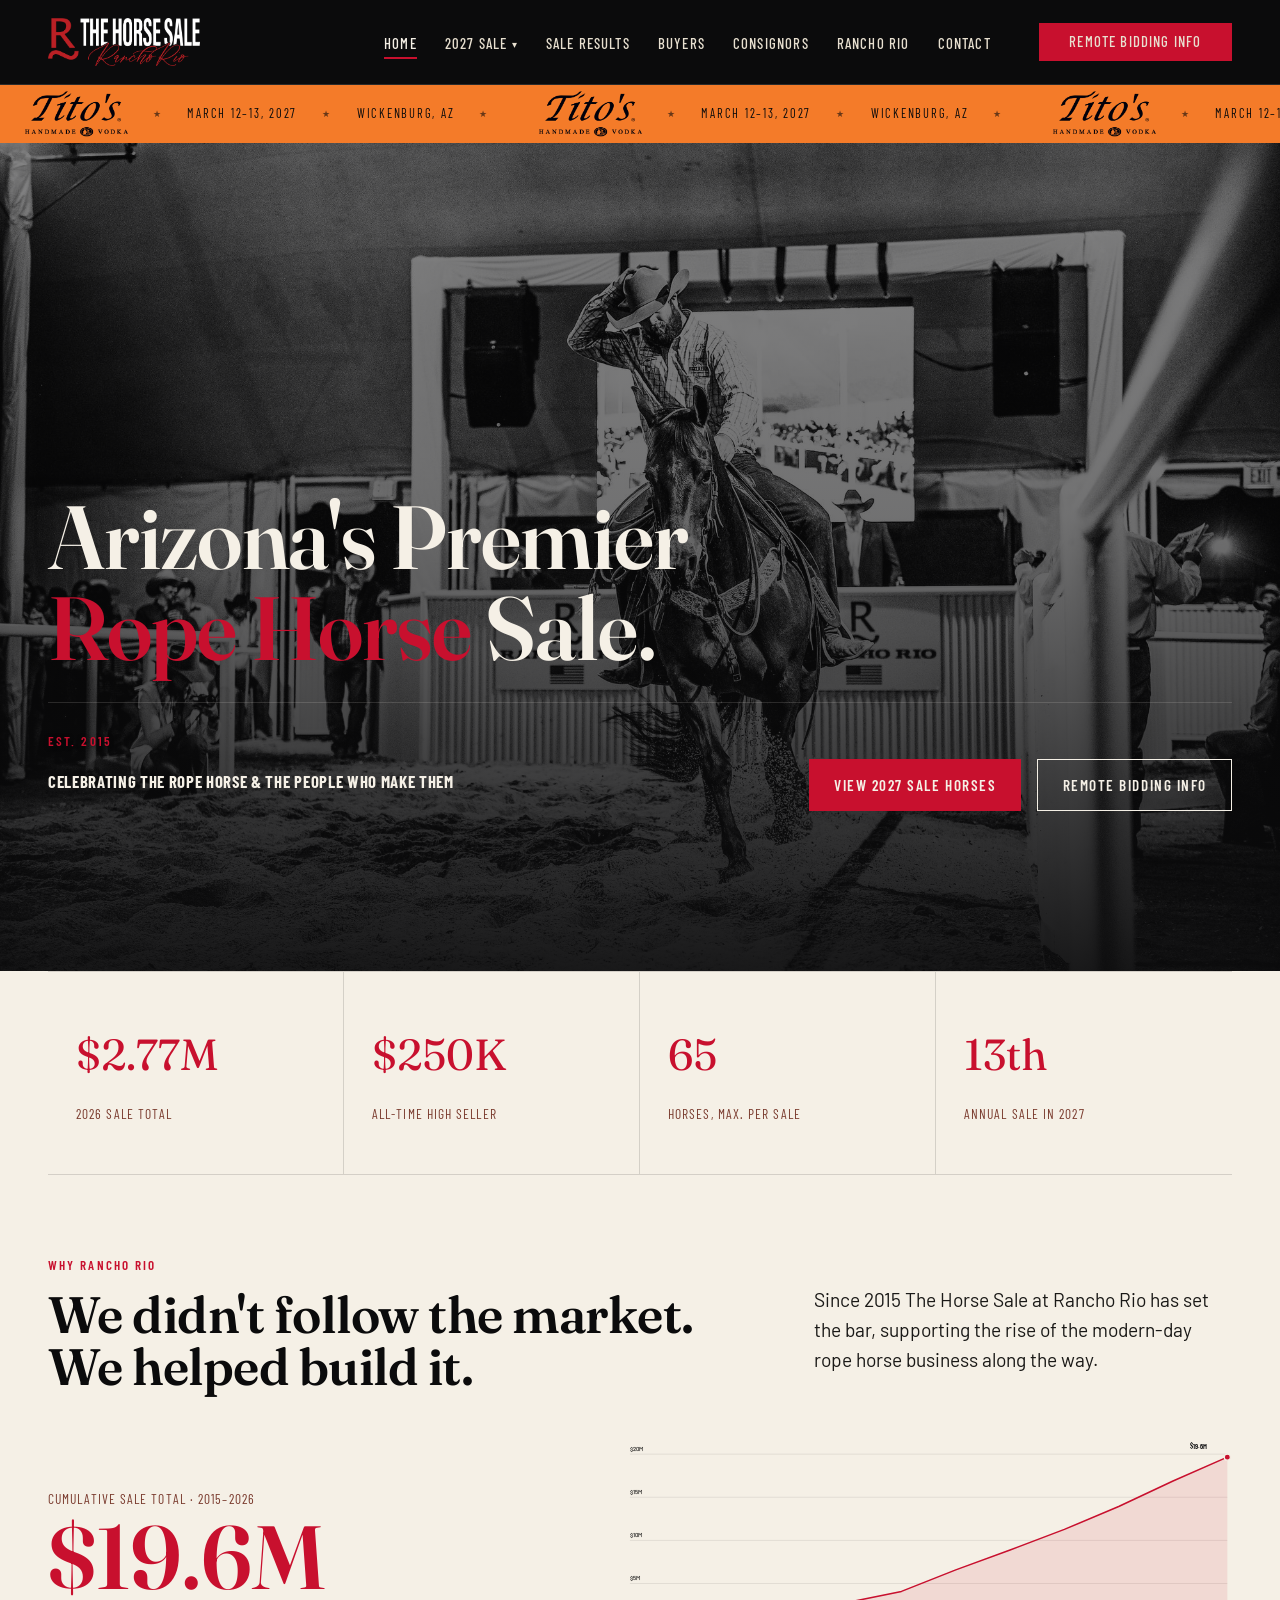
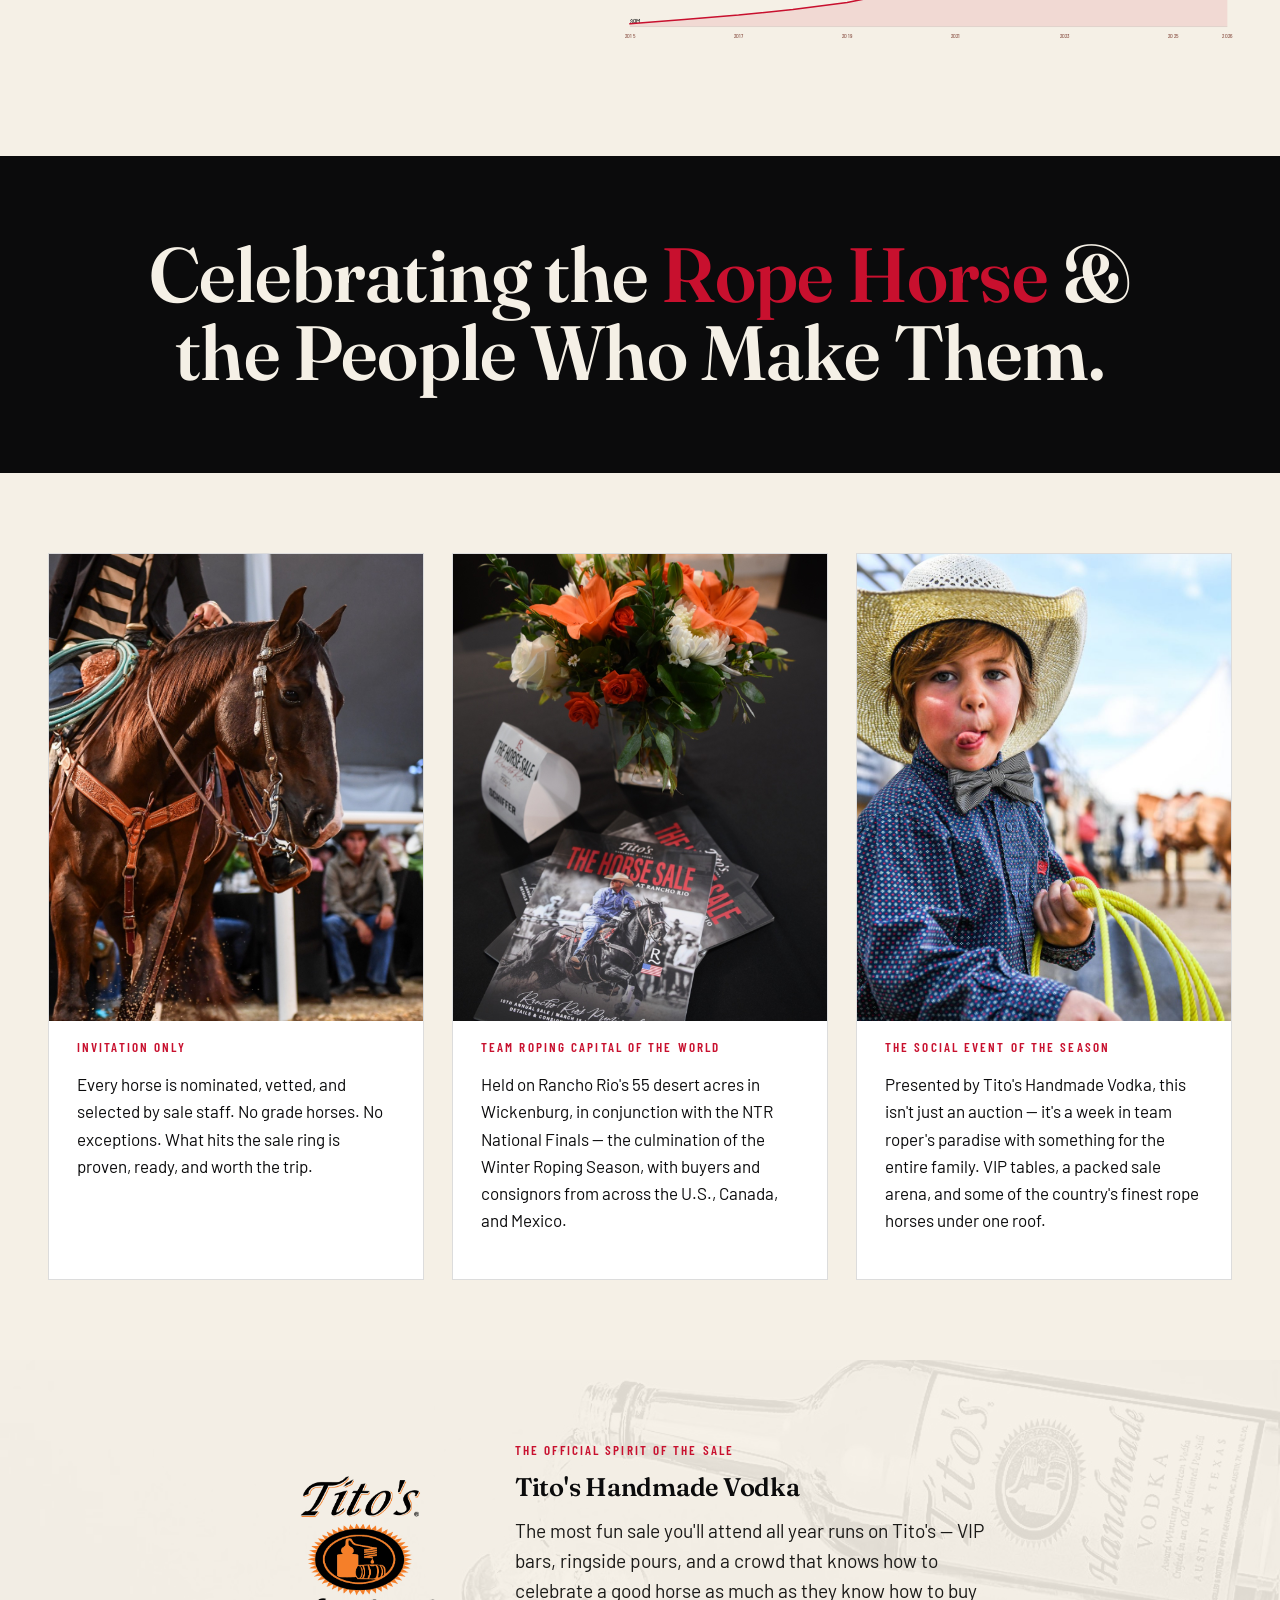
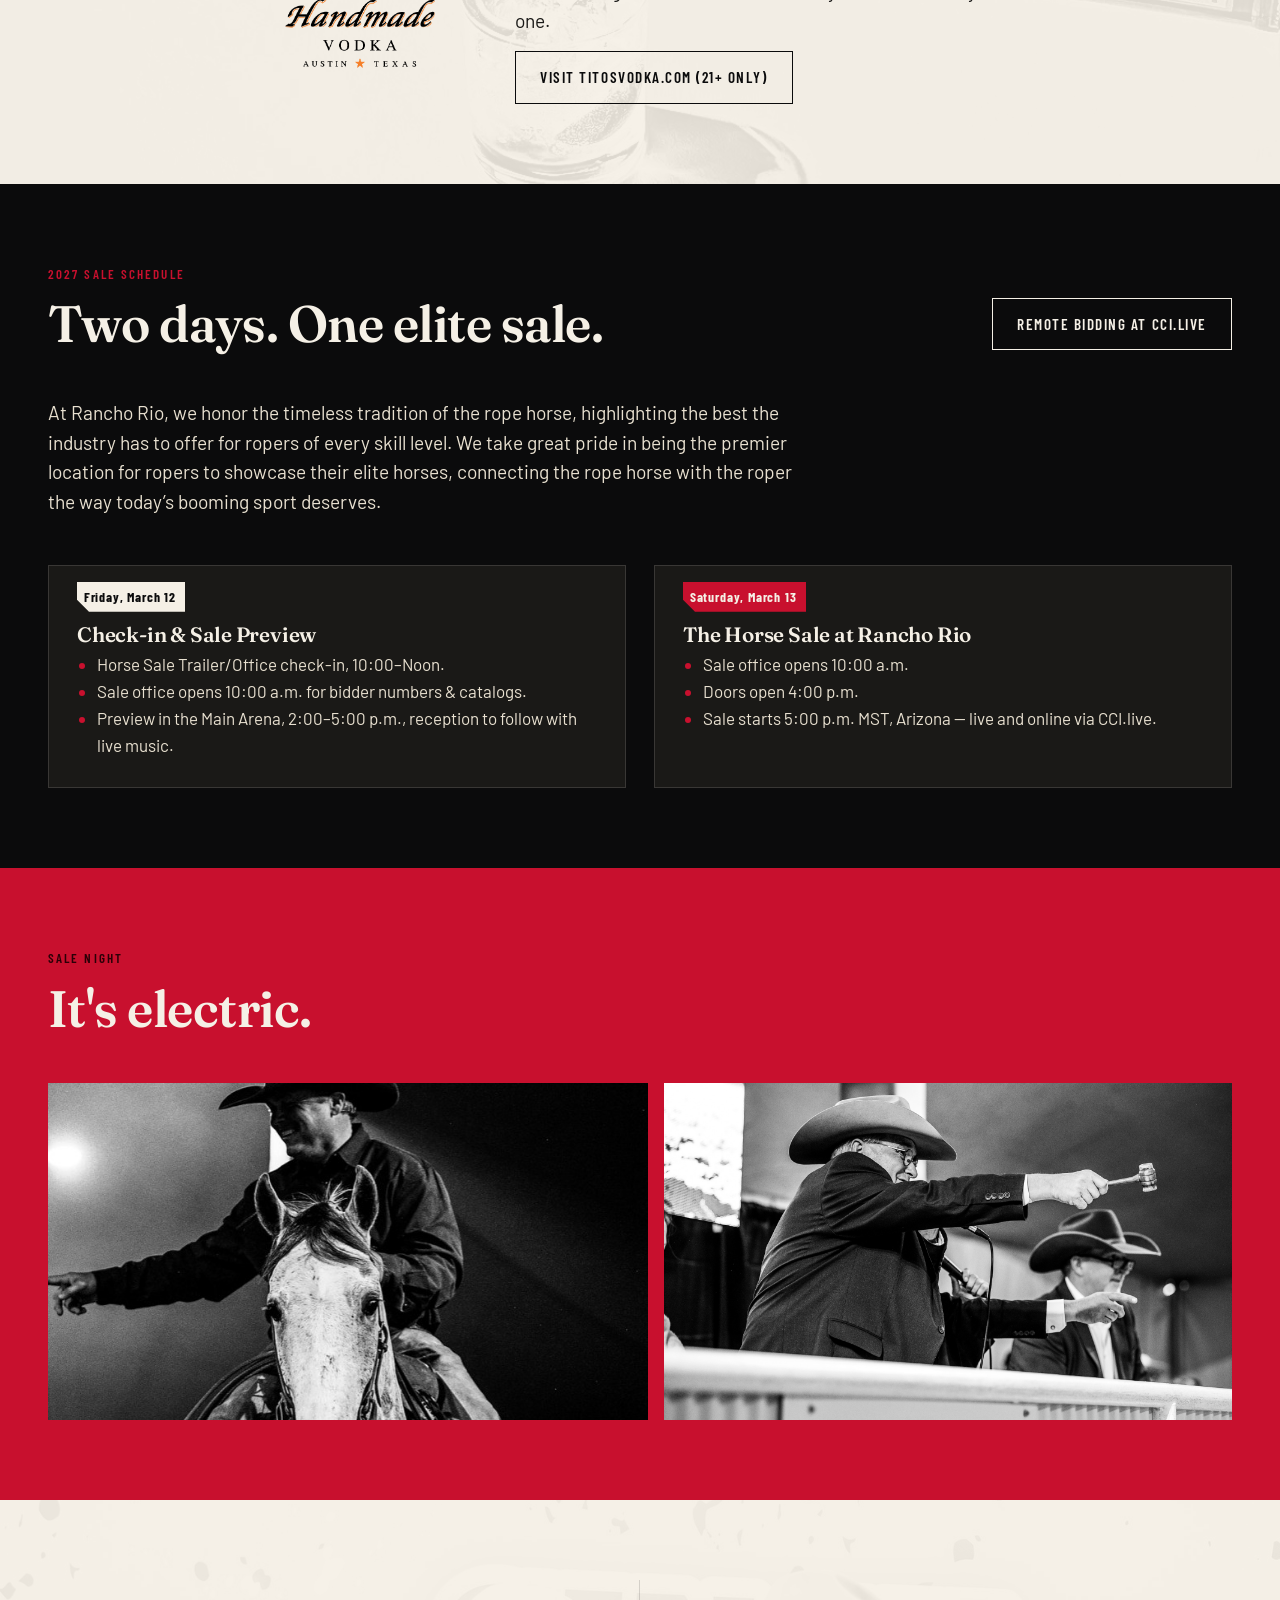
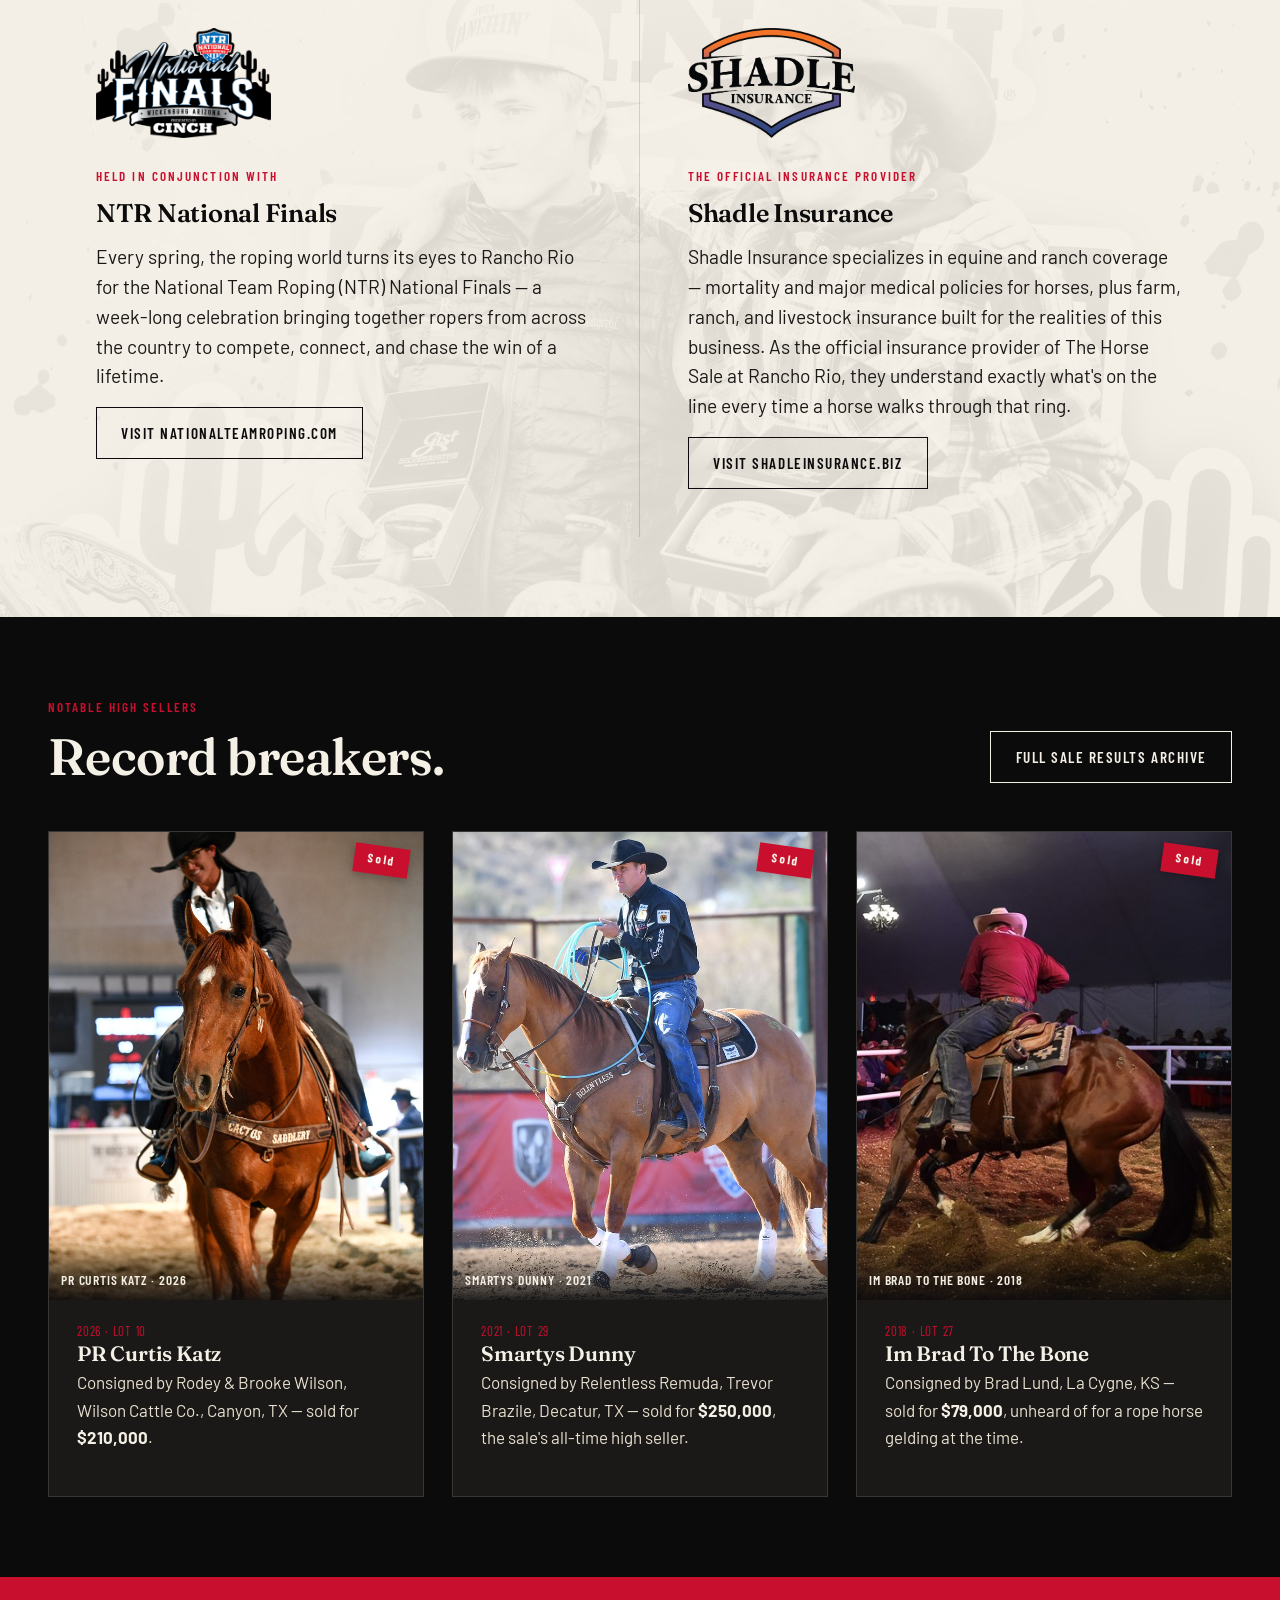
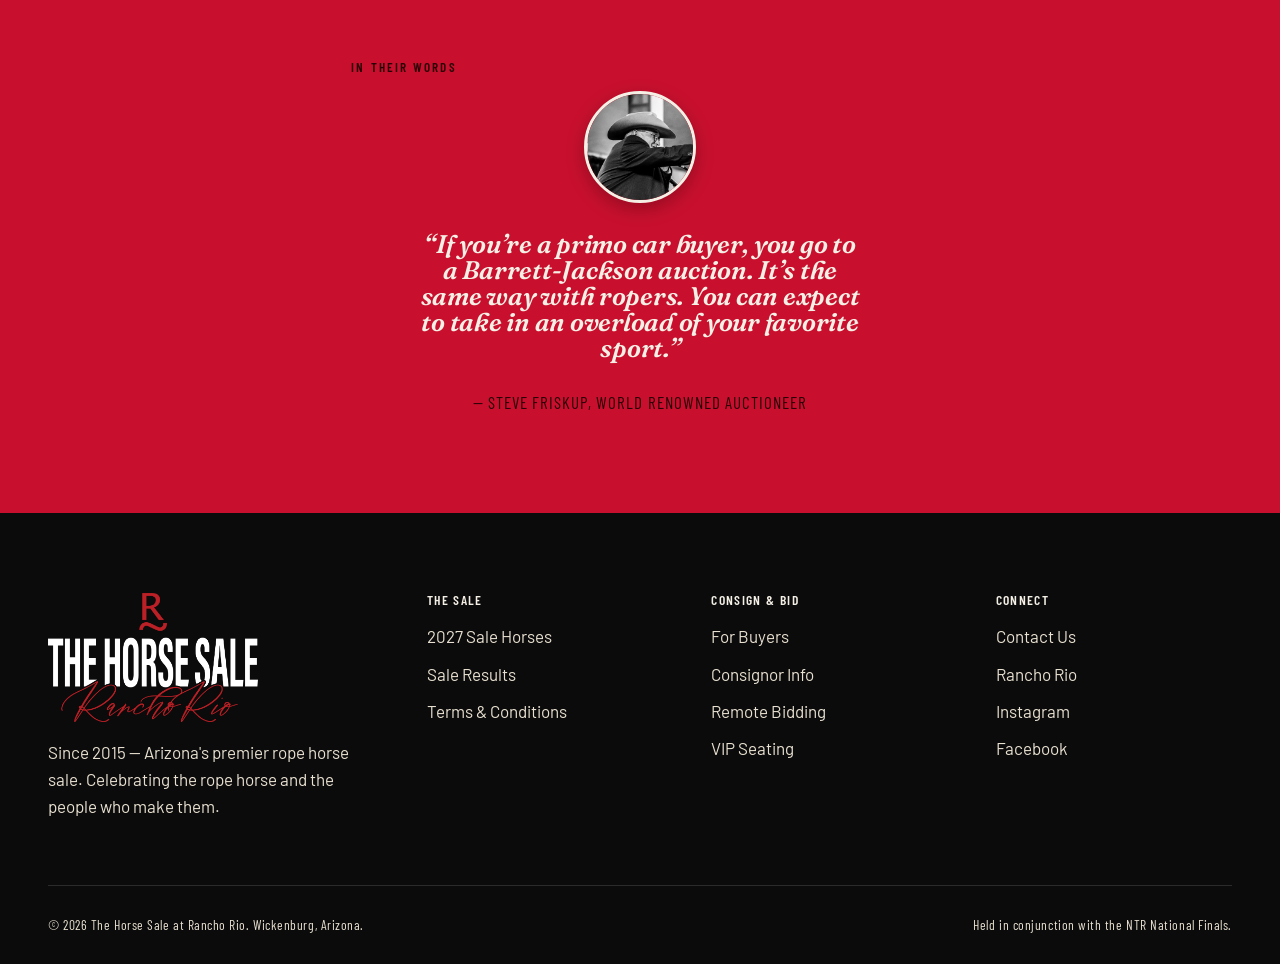
<file: index.html>
<!DOCTYPE html>
<html lang="en">
<head>
<meta charset="UTF-8">
<meta name="viewport" content="width=device-width, initial-scale=1.0">
<title>The Horse Sale at Rancho Rio | Presented by Tito's Handmade Vodka</title>
<meta name="description" content="The premier invitational rope horse sale in the country. Held every March in Wickenburg, Arizona, in conjunction with the NTR National Finals. Limited to 65 elite rope horses.">

<link rel="preconnect" href="https://fonts.googleapis.com">
<link rel="preconnect" href="https://fonts.gstatic.com" crossorigin>
<link href="https://fonts.googleapis.com/css2?family=Fraunces:ital,opsz,wght@0,9..144,500;0,9..144,600;0,9..144,700;1,9..144,500;1,9..144,600;1,9..144,700&family=Barlow+Condensed:wght@500;600;700&family=Barlow:wght@400;500;600&display=swap" rel="stylesheet">
<link rel="icon" href="favicon.ico" sizes="any">
<link rel="icon" type="image/png" sizes="32x32" href="favicon-32x32.png">
<link rel="icon" type="image/png" sizes="16x16" href="favicon-16x16.png">
<link rel="apple-touch-icon" href="apple-touch-icon.png">
<link rel="stylesheet" href="css/styles.css">
</head>
<body>

<header class="site-header">
  <div class="wrap">
    <a href="index.html" class="brand">
      <img src="assets/logo/rancho-rio-script-logo.png" alt="The Horse Sale at Rancho Rio" class="brand-mark">
    </a>
    <nav class="main-nav">
      <ul>
        <li><a href="index.html" aria-current="page">Home</a></li>
        <li class="has-dropdown">
          <a href="sale-horses.html">2027 Sale</a>
          <ul class="dropdown-menu">
            <li><a href="sale-horses.html">Sale Horses</a></li>
            <li><a href="index.html#schedule">Schedule</a></li>
            <li><a href="live-stream.html">Live Stream</a></li>
            <li><a href="remote-bidding.html">Remote Bidding</a></li>
            <li><a href="#">VIP Seating</a></li>
          </ul>
        </li>
        <li><a href="results.html">Sale Results</a></li>
        <li><a href="buyers.html">Buyers</a></li>
        <li><a href="consignors.html">Consignors</a></li>
        <li><a href="https://ranchorioaz.com">Rancho Rio</a></li>
        <li><a href="contact.html">Contact</a></li>
      </ul>
      <a href="remote-bidding.html" class="btn btn-primary">Remote Bidding Info</a>
    </nav>
    <button class="nav-toggle" aria-label="Menu">Menu</button>
  </div>
</header>

<div class="sponsor-strip">
  <div class="sponsor-track">
    <div class="sponsor-group">
      <img src="assets/logo/titos-abbreviated-logo_black.png" alt="Tito's Handmade Vodka" class="sponsor-logo">
      <span class="sponsor-star">&#9733;</span>
      <span>March 12&ndash;13, 2027</span>
      <span class="sponsor-star">&#9733;</span>
      <span>Wickenburg, AZ</span>
      <span class="sponsor-star">&#9733;</span>
    </div>
    <div class="sponsor-group" aria-hidden="true">
      <img src="assets/logo/titos-abbreviated-logo_black.png" alt="" class="sponsor-logo">
      <span class="sponsor-star">&#9733;</span>
      <span>March 12&ndash;13, 2027</span>
      <span class="sponsor-star">&#9733;</span>
      <span>Wickenburg, AZ</span>
      <span class="sponsor-star">&#9733;</span>
    </div>
    <div class="sponsor-group" aria-hidden="true">
      <img src="assets/logo/titos-abbreviated-logo_black.png" alt="" class="sponsor-logo">
      <span class="sponsor-star">&#9733;</span>
      <span>March 12&ndash;13, 2027</span>
      <span class="sponsor-star">&#9733;</span>
      <span>Wickenburg, AZ</span>
      <span class="sponsor-star">&#9733;</span>
    </div>
    <div class="sponsor-group" aria-hidden="true">
      <img src="assets/logo/titos-abbreviated-logo_black.png" alt="" class="sponsor-logo">
      <span class="sponsor-star">&#9733;</span>
      <span>March 12&ndash;13, 2027</span>
      <span class="sponsor-star">&#9733;</span>
      <span>Wickenburg, AZ</span>
      <span class="sponsor-star">&#9733;</span>
    </div>
    <div class="sponsor-group" aria-hidden="true">
      <img src="assets/logo/titos-abbreviated-logo_black.png" alt="" class="sponsor-logo">
      <span class="sponsor-star">&#9733;</span>
      <span>March 12&ndash;13, 2027</span>
      <span class="sponsor-star">&#9733;</span>
      <span>Wickenburg, AZ</span>
      <span class="sponsor-star">&#9733;</span>
    </div>
    <div class="sponsor-group" aria-hidden="true">
      <img src="assets/logo/titos-abbreviated-logo_black.png" alt="" class="sponsor-logo">
      <span class="sponsor-star">&#9733;</span>
      <span>March 12&ndash;13, 2027</span>
      <span class="sponsor-star">&#9733;</span>
      <span>Wickenburg, AZ</span>
      <span class="sponsor-star">&#9733;</span>
    </div>
    <div class="sponsor-group" aria-hidden="true">
      <img src="assets/logo/titos-abbreviated-logo_black.png" alt="" class="sponsor-logo">
      <span class="sponsor-star">&#9733;</span>
      <span>March 12&ndash;13, 2027</span>
      <span class="sponsor-star">&#9733;</span>
      <span>Wickenburg, AZ</span>
      <span class="sponsor-star">&#9733;</span>
    </div>
    <div class="sponsor-group" aria-hidden="true">
      <img src="assets/logo/titos-abbreviated-logo_black.png" alt="" class="sponsor-logo">
      <span class="sponsor-star">&#9733;</span>
      <span>March 12&ndash;13, 2027</span>
      <span class="sponsor-star">&#9733;</span>
      <span>Wickenburg, AZ</span>
      <span class="sponsor-star">&#9733;</span>
    </div>
  </div>
</div>

<section class="hero">
  <div class="hero-slides">
    <div class="hero-slide is-active" style="background-image:url('assets/images/photography/sale-photo_hero-hat-tip-arena.jpg');"></div>
    <div class="hero-slide" style="background-image:url('assets/images/photography/sale-photo_hero-cowboy-horse-head.jpg');"></div>
    <div class="hero-slide" style="background-image:url('assets/images/photography/sale-photo_hero-buckskin-roper.jpg');"></div>
    <div class="hero-slide" style="background-image:url('assets/images/photography/sale-photo_hero-cactus-saddlery-approach.jpg');"></div>
    <div class="hero-slide" style="background-image:url('assets/images/photography/sale-photo_hero-vip-tables-roan.jpg'); background-position:top center;"></div>
  </div>
  <div class="wrap hero-inner">
    <h1>Arizona's Premier <em>Rope&nbsp;Horse</em> Sale.</h1>
    <div class="hero-sub">
      <div>
        <p class="eyebrow">Est. 2015</p>
        <p class="hero-meta"><strong>Celebrating the Rope Horse &amp; The People Who Make Them</strong></p>
      </div>
      <div class="hero-cta">
        <a href="sale-horses.html" class="btn btn-primary">View 2027 Sale Horses</a>
        <a href="remote-bidding.html" class="btn btn-outline-light">Remote Bidding Info</a>
      </div>
    </div>
  </div>
</section>

<div class="wrap">
  <div class="stat-strip">
    <div class="stat"><span class="stat-num">$2.77M</span><span class="stat-label">2026 Sale Total</span></div>
    <div class="stat"><span class="stat-num">$250K</span><span class="stat-label">All-Time High Seller</span></div>
    <div class="stat"><span class="stat-num">65</span><span class="stat-label">Horses, Max. Per Sale</span></div>
    <div class="stat"><span class="stat-num">13th</span><span class="stat-label">Annual Sale in 2027</span></div>
  </div>
</div>

<section>
  <div class="wrap">
    <div class="section-head">
      <div>
        <p class="eyebrow">Why Rancho Rio</p>
        <h2>We didn't follow the market.<br>We helped build it.</h2>
      </div>
      <p class="lede" style="max-width:38ch;">Since 2015 The Horse Sale at Rancho Rio has set the bar, supporting the rise of the modern-day rope horse business along the way.</p>
    </div>

    <div class="growth-chart" id="growthChart">
      <div class="growth-chart-layout">
        <div class="growth-chart-copy">
          <span class="growth-chart-label">Cumulative Sale Total &middot; 2015&ndash;2026</span>
          <span class="growth-chart-total" id="growthTotal">$0</span>
        </div>
        <div class="growth-chart-svg-wrap">
          <svg id="growthSvg" viewBox="0 0 1000 340" role="img" aria-label="Line chart showing the cumulative sale total climbing from 2015 to 2026">
            <g class="growth-chart-grid" id="growthGrid"></g>
            <path class="growth-chart-area" id="growthArea"></path>
            <path class="growth-chart-line" id="growthLine"></path>
            <circle class="growth-chart-dot" id="growthDot" r="5"></circle>
            <text class="growth-chart-endlabel" id="growthEndLabel"></text>
            <g class="growth-chart-axis" id="growthAxis"></g>
          </svg>
          <div class="growth-chart-crosshair" id="growthCrosshair"></div>
          <div class="growth-chart-tooltip" id="growthTooltip"></div>
        </div>
      </div>
    </div>
  </div>
</section>

<section class="section-dark">
  <div class="wrap text-center">
    <h2 style="font-size:clamp(2.4rem, 6vw, 5rem); max-width:22ch; margin:0 auto;">Celebrating the <em style="font-style:normal; color:var(--red);">Rope Horse</em> &amp; the People Who Make Them.</h2>
  </div>
</section>

<section>
  <div class="wrap">
    <div class="card-grid" style="grid-template-columns:repeat(3,1fr);">
      <div class="card">
        <div class="card-media">
          <img src="assets/images/photography/sale-photo_invitation-only-horse.jpg" alt="A bridled sale horse at The Horse Sale at Rancho Rio" style="object-position:78% 35%;">
        </div>
        <div class="card-body">
          <p class="eyebrow">Invitation Only</p>
          <p>Every horse is nominated, vetted, and selected by sale staff. No grade horses. No exceptions. What hits the sale ring is proven, ready, and worth the trip.</p>
        </div>
      </div>
      <div class="card">
        <div class="card-media">
          <img src="assets/images/photography/sale-photo_team-roping-capital-tablesetting.jpg" alt="The Horse Sale at Rancho Rio invitations and floral centerpiece">
        </div>
        <div class="card-body">
        <p class="eyebrow">Team Roping Capital of the World</p>
        <p>Held on Rancho Rio's 55 desert acres in Wickenburg, in conjunction with the NTR National Finals &mdash; the culmination of the Winter Roping Season, with buyers and consignors from across the U.S., Canada, and Mexico.</p>
      </div></div>
      <div class="card">
        <div class="card-media">
          <img src="assets/images/photography/sale-photo_social-event-kid-rope.jpg" alt="A young ropester in a cowboy hat and bow tie at The Horse Sale at Rancho Rio" style="object-position:25% 20%;">
        </div>
        <div class="card-body">
          <p class="eyebrow">The Social Event of the Season</p>
          <p>Presented by Tito's Handmade Vodka, this isn't just an auction &mdash; it's a week in team roper's paradise with something for the entire family. VIP tables, a packed sale arena, and some of the country's finest rope horses under one roof.</p>
        </div>
      </div>
    </div>
  </div>
</section>

<section class="section-bg-photo" style="background-image:url('assets/images/photography/sale-photo_titos-pour.jpg'); background-position:center;">
  <div class="wrap">
    <div style="display:flex; align-items:center; justify-content:center; gap:var(--space-5); flex-wrap:wrap; position:relative; z-index:1;">
      <img src="assets/logo/titos-handmade-vodka-logo.png" alt="Tito's Handmade Vodka" style="width:150px; flex-shrink:0;">
      <div style="max-width:48ch;">
        <p class="eyebrow">The Official Spirit of the Sale</p>
        <h2 style="margin-bottom:var(--space-2);">Tito's Handmade Vodka</h2>
        <p class="lede" style="margin:0 0 var(--space-2);">The most fun sale you'll attend all year runs on Tito's &mdash; VIP bars, ringside pours, and a crowd that knows how to celebrate a good horse as much as they know how to buy one.</p>
        <a href="https://titosvodka.com" target="_blank" rel="noopener" class="btn btn-outline-dark">Visit TitosVodka.com (21+ Only)</a>
      </div>
    </div>
  </div>
</section>

<section class="section-dark" id="schedule">
  <div class="wrap">
    <div class="section-head">
      <div>
        <p class="eyebrow on-dark">2027 Sale Schedule</p>
        <h2>Two days. One elite sale.</h2>
      </div>
      <a href="remote-bidding.html" class="btn btn-outline-light">Remote Bidding at CCI.live</a>
    </div>
    <p class="lede" style="max-width:70ch; margin-bottom:var(--space-4); color:var(--bone-dim);">At Rancho Rio, we honor the timeless tradition of the rope horse, highlighting the best the industry has to offer for ropers of every skill level. We take great pride in being the premier location for ropers to showcase their elite horses, connecting the rope horse with the roper the way today&rsquo;s booming sport deserves.</p>
    <div class="card-grid" style="grid-template-columns:repeat(2,1fr);">
      <div class="card" style="background:var(--ink-soft); border-color:var(--line); color:var(--bone);">
        <div class="card-body">
          <span class="lot-tag" style="background:var(--bone); color:var(--ink);">Friday, March 12</span>
          <h3 style="margin-top:0.6em;">Check-in &amp; Sale Preview</h3>
          <ul style="color:var(--bone-dim); padding-left:1.2em; margin:0;">
            <li>Horse Sale Trailer/Office check-in, 10:00&ndash;Noon.</li>
            <li>Sale office opens 10:00 a.m. for bidder numbers &amp; catalogs.</li>
            <li>Preview in the Main Arena, 2:00&ndash;5:00 p.m., reception to follow with live music.</li>
          </ul>
        </div>
      </div>
      <div class="card" style="background:var(--ink-soft); border-color:var(--line); color:var(--bone);">
        <div class="card-body">
          <span class="lot-tag" style="background:var(--red);">Saturday, March 13</span>
          <h3 style="margin-top:0.6em;">The Horse Sale at Rancho Rio</h3>
          <ul style="color:var(--bone-dim); padding-left:1.2em; margin:0;">
            <li>Sale office opens 10:00 a.m.</li>
            <li>Doors open 4:00 p.m.</li>
            <li>Sale starts 5:00 p.m. MST, Arizona &mdash; live and online via CCI.live.</li>
          </ul>
        </div>
      </div>
    </div>
  </div>
</section>

<section class="section-red">
  <div class="wrap">
    <div class="section-head">
      <div>
        <p class="eyebrow on-dark" style="color:#2a0007;">Sale Night</p>
        <h2>It's electric.</h2>
      </div>
    </div>
    <div class="sliding-gallery">
      <div class="sliding-gallery-track">
        <div class="sliding-gallery-item">
          <img src="assets/images/photography/sale-photo_lot46-backlit-portrait.jpg" alt="A horse and rider backlit in the arena spotlight at The Horse Sale at Rancho Rio" style="object-position:center 35%;">
        </div>
        <div class="sliding-gallery-item">
          <img src="assets/images/photography/sale-photo_auctioneer-gavel.jpg" alt="The auctioneer drops the gavel at The Horse Sale at Rancho Rio">
        </div>
        <div class="sliding-gallery-item">
          <img src="assets/images/photography/sale-photo_singers-duo.jpg" alt="Live music between lots at The Horse Sale at Rancho Rio">
        </div>
        <div class="sliding-gallery-item">
          <img src="assets/images/photography/sale-photo_consignors-conversation.jpg" alt="Consignors talking horseback before the sale at Rancho Rio">
        </div>
        <div class="sliding-gallery-item">
          <img src="assets/images/photography/sale-photo_young-rider-titos-sign.jpg" alt="A young rider at The Horse Sale at Rancho Rio, presented by Tito's Handmade Vodka">
        </div>
        <div class="sliding-gallery-item">
          <img src="assets/images/photography/sale-photo_rider-rear-detail.jpg" alt="Saddle and tack detail in the sale ring at Rancho Rio">
        </div>
        <div class="sliding-gallery-item">
          <img src="assets/images/photography/sale-photo_lot11-roper-catch.jpg" alt="A roper catches at full speed in the sale ring at The Horse Sale at Rancho Rio" style="object-position:center 15%;">
        </div>
        <div class="sliding-gallery-item">
          <img src="assets/images/photography/sale-photo_lot14-heeler-action.jpg" alt="A heeler ropes in the sale ring at The Horse Sale at Rancho Rio">
        </div>
        <div class="sliding-gallery-item" aria-hidden="true">
          <img src="assets/images/photography/sale-photo_lot46-backlit-portrait.jpg" alt="" style="object-position:center 35%;">
        </div>
        <div class="sliding-gallery-item" aria-hidden="true">
          <img src="assets/images/photography/sale-photo_auctioneer-gavel.jpg" alt="">
        </div>
        <div class="sliding-gallery-item" aria-hidden="true">
          <img src="assets/images/photography/sale-photo_singers-duo.jpg" alt="">
        </div>
        <div class="sliding-gallery-item" aria-hidden="true">
          <img src="assets/images/photography/sale-photo_consignors-conversation.jpg" alt="">
        </div>
        <div class="sliding-gallery-item" aria-hidden="true">
          <img src="assets/images/photography/sale-photo_young-rider-titos-sign.jpg" alt="">
        </div>
        <div class="sliding-gallery-item" aria-hidden="true">
          <img src="assets/images/photography/sale-photo_rider-rear-detail.jpg" alt="">
        </div>
        <div class="sliding-gallery-item" aria-hidden="true">
          <img src="assets/images/photography/sale-photo_lot11-roper-catch.jpg" alt="" style="object-position:center 15%;">
        </div>
        <div class="sliding-gallery-item" aria-hidden="true">
          <img src="assets/images/photography/sale-photo_lot14-heeler-action.jpg" alt="">
        </div>
      </div>
    </div>
  </div>
</section>

<section class="section-bg-photo" style="background-image:url('assets/images/photography/sale-photo_ntr-finals-buckle-boys.jpg');">
  <div class="wrap" style="position:relative; z-index:1;">
    <div class="card-grid" style="grid-template-columns:repeat(2,1fr); align-items:stretch; gap:0;">
      <div style="padding:var(--space-4); border-right:1px solid var(--line-dark);">
        <img src="assets/logo/ntr-national-finals-logo-wide.png" alt="NTR National Finals, presented by Cinch" style="height:110px; width:auto; margin-bottom:var(--space-3);">
        <p class="eyebrow">Held in Conjunction With</p>
        <h2 style="margin-bottom:var(--space-2);">NTR National Finals</h2>
        <p class="lede" style="margin:0 0 var(--space-2);">Every spring, the roping world turns its eyes to Rancho Rio for the National Team Roping (NTR) National Finals &mdash; a week-long celebration bringing together ropers from across the country to compete, connect, and chase the win of a lifetime.</p>
        <a href="https://nationalteamroping.com" target="_blank" rel="noopener" class="btn btn-outline-dark">Visit NationalTeamRoping.com</a>
      </div>
      <div style="padding:var(--space-4);">
        <img src="assets/logo/shadle-insurance-logo.png" alt="Shadle Insurance" style="height:110px; width:auto; margin-bottom:var(--space-3);">
        <p class="eyebrow">The Official Insurance Provider</p>
        <h2 style="margin-bottom:var(--space-2);">Shadle Insurance</h2>
        <p class="lede" style="margin:0 0 var(--space-2);">Shadle Insurance specializes in equine and ranch coverage &mdash; mortality and major medical policies for horses, plus farm, ranch, and livestock insurance built for the realities of this business. As the official insurance provider of The Horse Sale at Rancho Rio, they understand exactly what's on the line every time a horse walks through that ring.</p>
        <a href="https://shadleinsurance.biz" target="_blank" rel="noopener" class="btn btn-outline-dark">Visit ShadleInsurance.biz</a>
      </div>
    </div>
  </div>
</section>

<section class="section-dark">
  <div class="wrap">
    <div class="section-head">
      <div>
        <p class="eyebrow on-dark">Notable High Sellers</p>
        <h2>Record breakers.</h2>
      </div>
      <a href="results.html" class="btn btn-outline-light">Full Sale Results Archive</a>
    </div>
    <div class="card-grid" style="grid-template-columns:repeat(3,1fr);">
      <div class="card" style="background:var(--ink-soft); border-color:var(--line); color:var(--bone);">
        <div class="card-media">
          <img src="assets/images/photography/sale-photo_lot10-pr-curtis-katz-2026.jpg" alt="PR Curtis Katz at the 2026 Horse Sale at Rancho Rio">
          <span class="sold-stamp">Sold</span>
          <span class="photo-caption">PR Curtis Katz &middot; 2026</span>
        </div>
        <div class="card-body">
          <span class="card-meta" style="color:var(--red);">2026 &middot; Lot 10</span>
          <h3>PR Curtis Katz</h3>
          <p style="color:var(--bone-dim);">Consigned by Rodey &amp; Brooke Wilson, Wilson Cattle Co., Canyon, TX &mdash; sold for <strong style="color:var(--bone);">$210,000</strong>.</p>
        </div>
      </div>
      <div class="card" style="background:var(--ink-soft); border-color:var(--line); color:var(--bone);">
        <div class="card-media">
          <img src="assets/images/photography/sale-photo_lot29-smartys-dunny-2021.jpg" alt="Smartys Dunny in the sale ring at the 2021 Horse Sale at Rancho Rio">
          <span class="sold-stamp">Sold</span>
          <span class="photo-caption">Smartys Dunny &middot; 2021</span>
        </div>
        <div class="card-body">
          <span class="card-meta" style="color:var(--red);">2021 &middot; Lot 29</span>
          <h3>Smartys Dunny</h3>
          <p style="color:var(--bone-dim);">Consigned by Relentless Remuda, Trevor Brazile, Decatur, TX &mdash; sold for <strong style="color:var(--bone);">$250,000</strong>, the sale's all-time high seller.</p>
        </div>
      </div>
      <div class="card" style="background:var(--ink-soft); border-color:var(--line); color:var(--bone);">
        <div class="card-media">
          <img src="assets/images/photography/sale-photo_lot27-im-brad-to-the-bone-2018.jpg" alt="Im Brad To The Bone in the sale ring at the 2018 Horse Sale at Rancho Rio">
          <span class="sold-stamp">Sold</span>
          <span class="photo-caption">Im Brad To The Bone &middot; 2018</span>
        </div>
        <div class="card-body">
          <span class="card-meta" style="color:var(--red);">2018 &middot; Lot 27</span>
          <h3>Im Brad To The Bone</h3>
          <p style="color:var(--bone-dim);">Consigned by Brad Lund, La Cygne, KS &mdash; sold for <strong style="color:var(--bone);">$79,000</strong>, unheard of for a rope horse gelding at the time.</p>
        </div>
      </div>
    </div>
  </div>
</section>

<section class="section-red">
  <div class="wrap" style="max-width:900px; text-align:center;">
    <p class="eyebrow on-dark" style="color:#2a0007;">In Their Words</p>
    <div class="testimonial-slider">
      <div class="testimonial-slide">
        <img src="assets/images/testimonials/steve-friskup.jpg" alt="Steve Friskup calling the sale at the Horse Sale at Rancho Rio" class="testimonial-avatar">
        <h2 style="max-width:26ch; margin:0 auto; font-style:italic;">&ldquo;If you&rsquo;re a primo car buyer, you go to a Barrett-Jackson auction. It&rsquo;s the same way with ropers. You can expect to take in an overload of your favorite sport.&rdquo;</h2>
        <p style="margin-top:var(--space-3); font-family:var(--font-label); text-transform:uppercase; letter-spacing:0.06em; color:#2a0007;">&mdash; Steve Friskup, World Renowned Auctioneer</p>
      </div>
    </div>
  </div>
</section>

<footer class="site-footer">
  <div class="wrap">
    <div class="footer-grid">
      <div>
        <img src="assets/logo/rancho-rio-full-logo_white.png" alt="The Horse Sale at Rancho Rio" style="width:210px; margin-bottom:1em;">
        <p style="color:var(--bone-dim); max-width:32ch;">Since 2015 &mdash; Arizona's premier rope horse sale. Celebrating the rope horse and the people who make them.</p>
      </div>
      <div>
        <h4>The Sale</h4>
        <ul>
          <li><a href="sale-horses.html">2027 Sale Horses</a></li>
          <li><a href="results.html">Sale Results</a></li>
          <li><a href="terms.html">Terms &amp; Conditions</a></li>
        </ul>
      </div>
      <div>
        <h4>Consign &amp; Bid</h4>
        <ul>
          <li><a href="buyers.html">For Buyers</a></li>
          <li><a href="consignors.html">Consignor Info</a></li>
          <li><a href="remote-bidding.html">Remote Bidding</a></li>
          <li><a href="#">VIP Seating</a></li>
        </ul>
      </div>
      <div>
        <h4>Connect</h4>
        <ul>
          <li><a href="contact.html">Contact Us</a></li>
          <li><a href="https://ranchorioaz.com">Rancho Rio</a></li>
          <li><a href="https://www.instagram.com/ranchorioaz" target="_blank" rel="noopener">Instagram</a></li>
          <li><a href="https://www.facebook.com/RanchoRio" target="_blank" rel="noopener">Facebook</a></li>
        </ul>
      </div>
    </div>
    <div class="footer-bottom">
      <span>&copy; 2026 The Horse Sale at Rancho Rio. Wickenburg, Arizona.</span>
      <span>Held in conjunction with the NTR National Finals.</span>
    </div>
  </div>
</footer>

<script src="js/growth-chart.js"></script>
<script src="js/nav.js"></script>
<script src="js/hero-slider.js"></script>
</body>
</html>
</file>
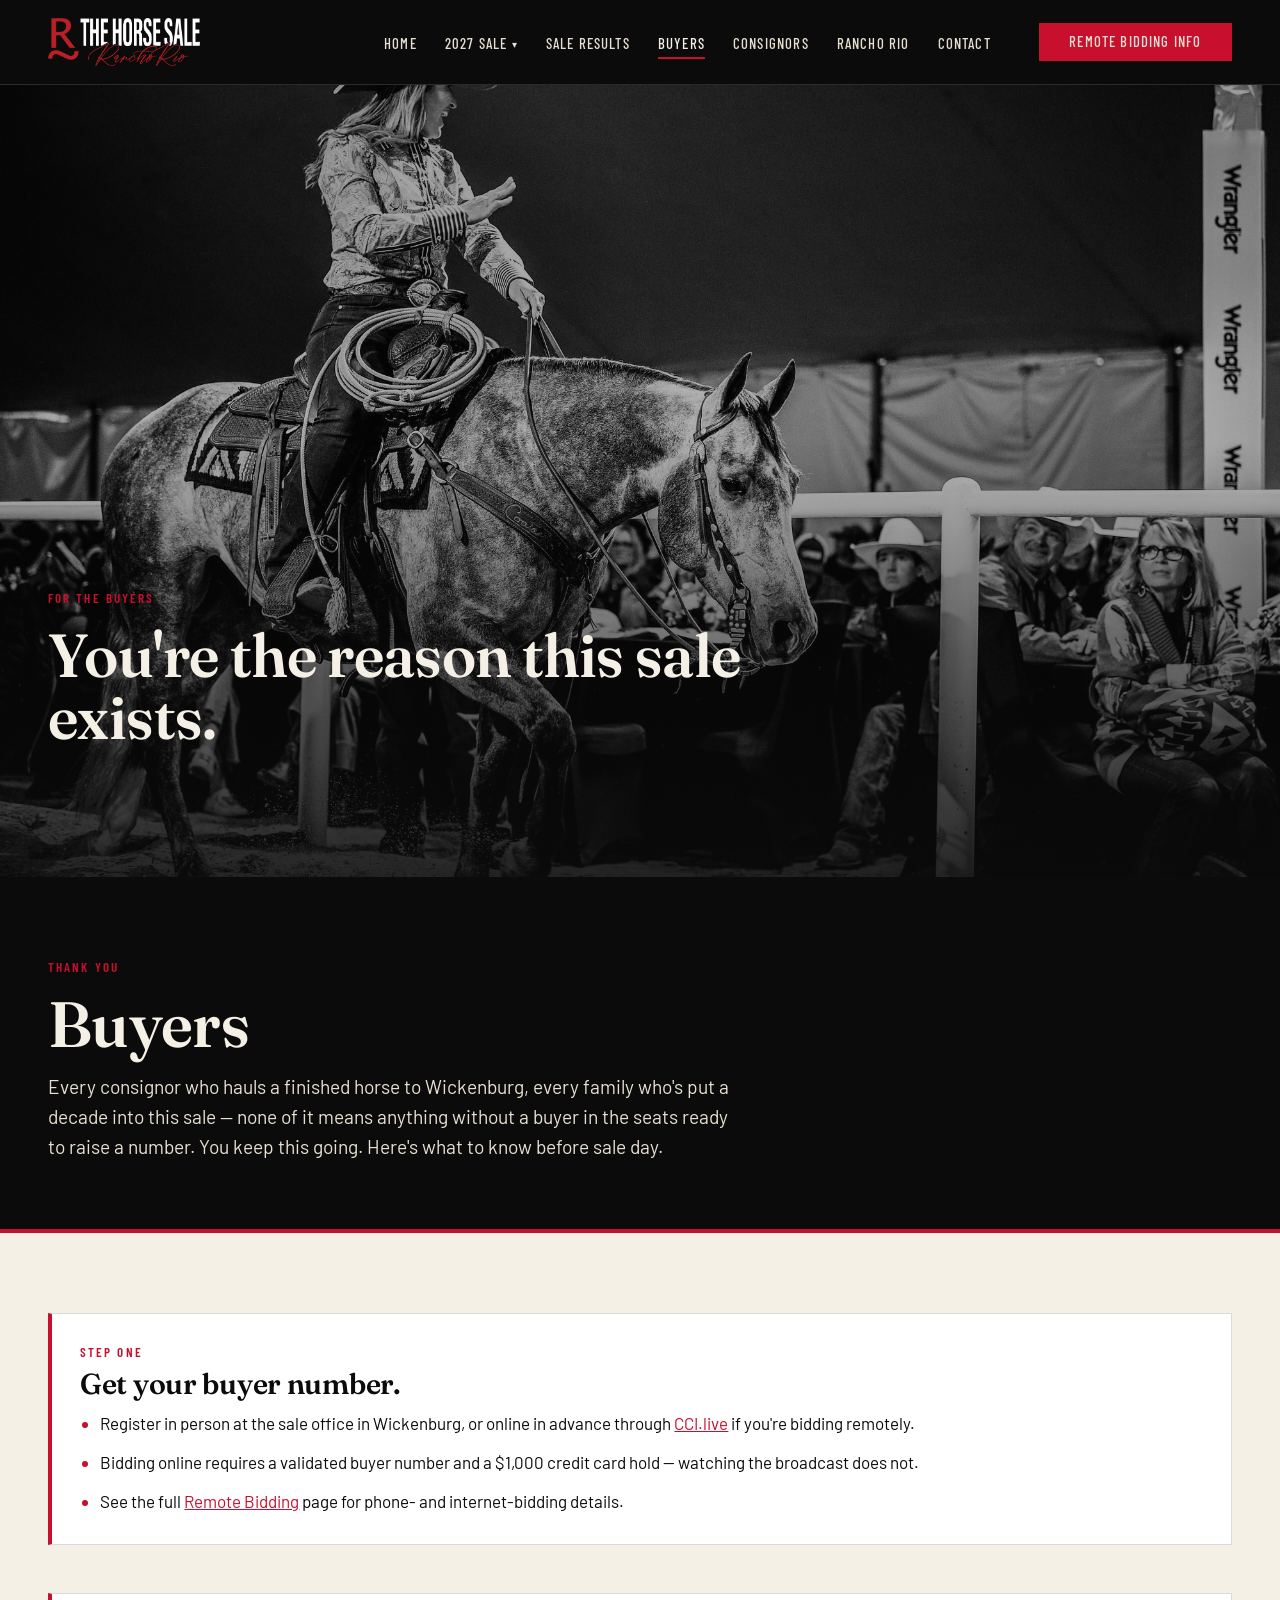
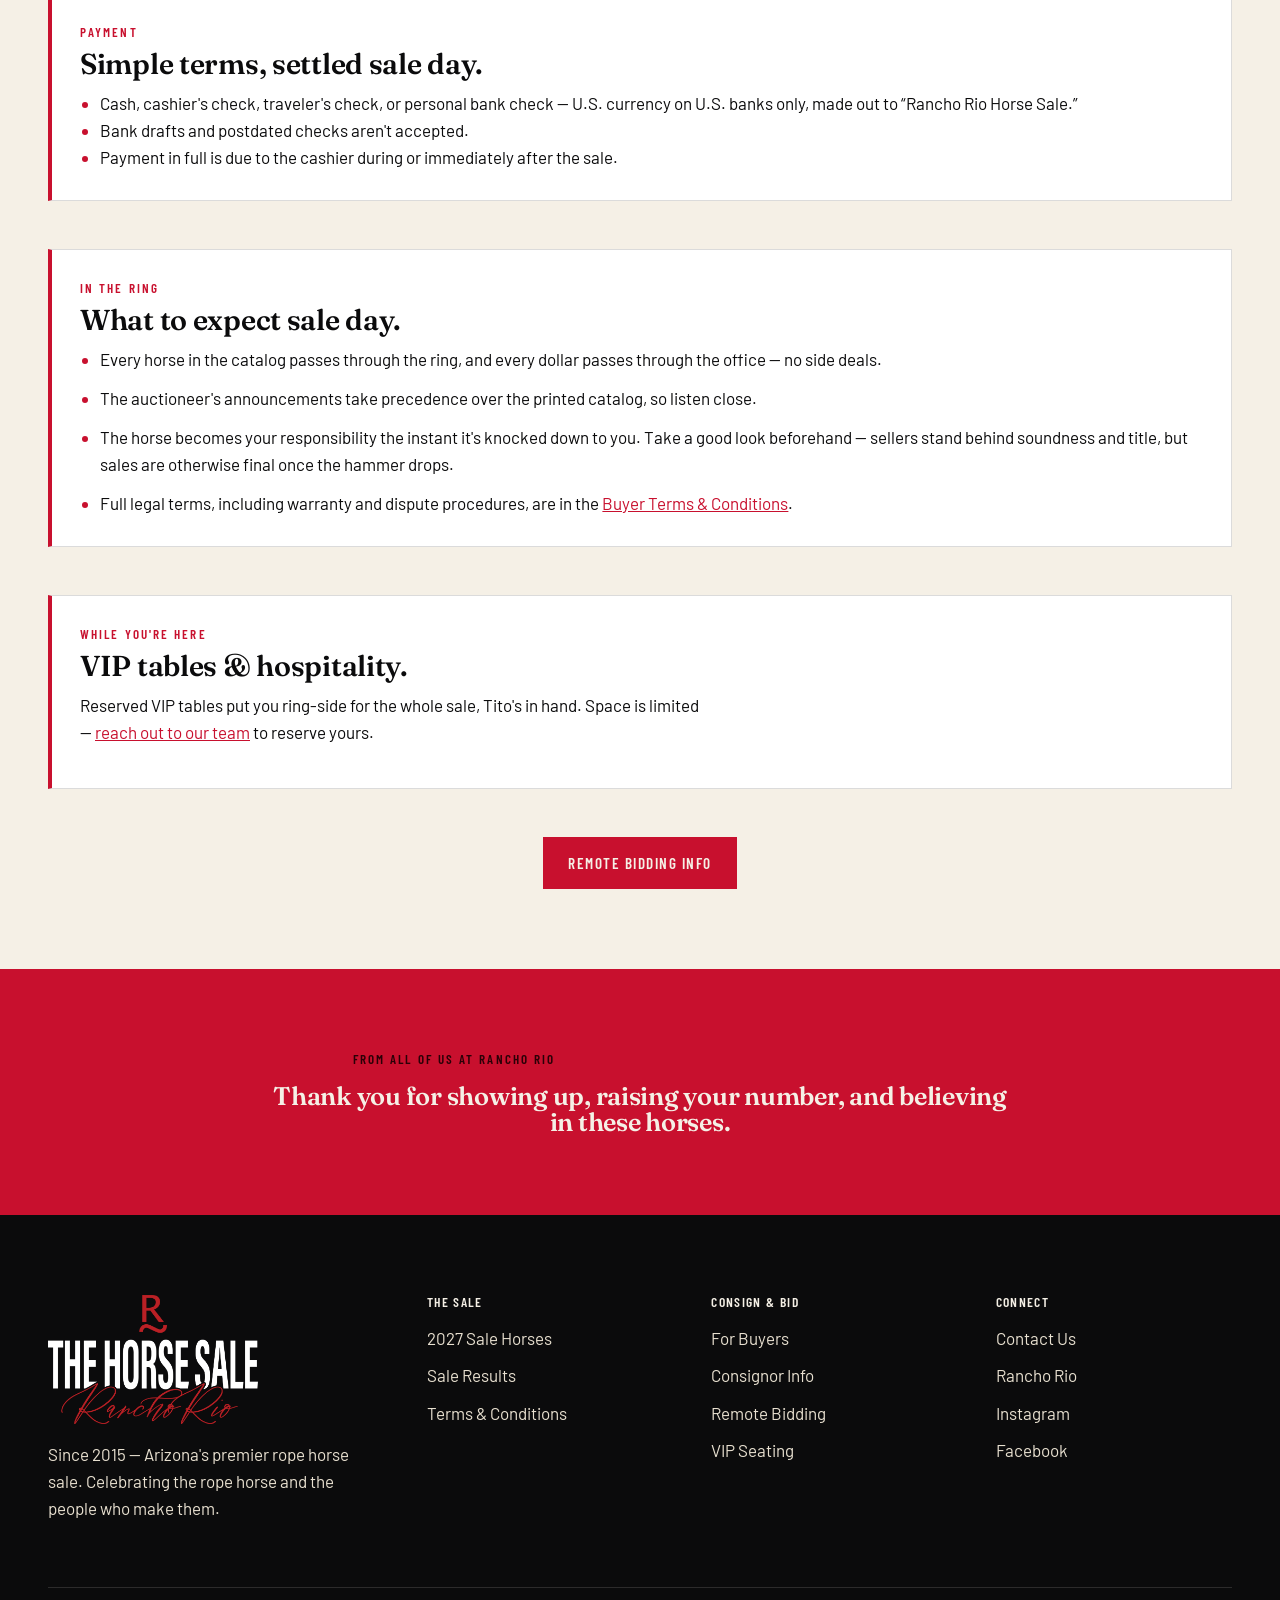
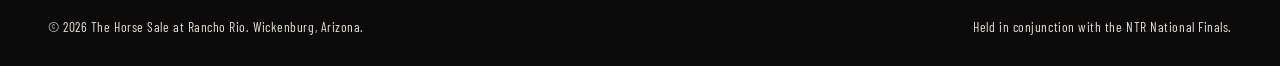
<file: buyers.html>
<!DOCTYPE html>
<html lang="en">
<head>
<meta charset="UTF-8">
<meta name="viewport" content="width=device-width, initial-scale=1.0">
<title>For the Buyers | The Horse Sale at Rancho Rio</title>
<meta name="description" content="Everything you need to know as a buyer at The Horse Sale at Rancho Rio — registration, payment, what to expect ring-side, and VIP hospitality.">
<link rel="preconnect" href="https://fonts.googleapis.com">
<link rel="preconnect" href="https://fonts.gstatic.com" crossorigin>
<link href="https://fonts.googleapis.com/css2?family=Fraunces:ital,opsz,wght@0,9..144,500;0,9..144,600;0,9..144,700;1,9..144,500;1,9..144,600;1,9..144,700&family=Barlow+Condensed:wght@500;600;700&family=Barlow:wght@400;500;600&display=swap" rel="stylesheet">
<link rel="icon" href="favicon.ico" sizes="any">
<link rel="icon" type="image/png" sizes="32x32" href="favicon-32x32.png">
<link rel="icon" type="image/png" sizes="16x16" href="favicon-16x16.png">
<link rel="apple-touch-icon" href="apple-touch-icon.png">
<link rel="stylesheet" href="css/styles.css">
</head>
<body>

<header class="site-header">
  <div class="wrap">
    <a href="index.html" class="brand">
      <img src="assets/logo/rancho-rio-script-logo.png" alt="The Horse Sale at Rancho Rio" class="brand-mark">
    </a>
    <nav class="main-nav">
      <ul>
        <li><a href="index.html">Home</a></li>
        <li class="has-dropdown">
          <a href="sale-horses.html">2027 Sale</a>
          <ul class="dropdown-menu">
            <li><a href="sale-horses.html">Sale Horses</a></li>
            <li><a href="index.html#schedule">Schedule</a></li>
            <li><a href="live-stream.html">Live Stream</a></li>
            <li><a href="remote-bidding.html">Remote Bidding</a></li>
            <li><a href="#">VIP Seating</a></li>
          </ul>
        </li>
        <li><a href="results.html">Sale Results</a></li>
        <li><a href="buyers.html" aria-current="page">Buyers</a></li>
        <li><a href="consignors.html">Consignors</a></li>
        <li><a href="https://ranchorioaz.com">Rancho Rio</a></li>
        <li><a href="contact.html">Contact</a></li>
      </ul>
      <a href="remote-bidding.html" class="btn btn-primary">Remote Bidding Info</a>
    </nav>
    <button class="nav-toggle" aria-label="Menu">Menu</button>
  </div>
</header>

<section class="mini-hero mini-hero-tall" style="background-image:url('assets/images/photography/sale-photo_hero-vip-tables-roan.jpg');">
  <div class="wrap mini-hero-inner">
    <p class="eyebrow">For the Buyers</p>
    <h2>You're the reason this sale exists.</h2>
  </div>
</section>

<div class="page-hero">
  <div class="wrap">
    <p class="eyebrow on-dark">Thank You</p>
    <h1>Buyers</h1>
    <p class="lede" style="color:var(--bone-dim); margin-top:var(--space-2); max-width:62ch;">Every consignor who hauls a finished horse to Wickenburg, every family who's put a decade into this sale &mdash; none of it means anything without a buyer in the seats ready to raise a number. You keep this going. Here's what to know before sale day.</p>
  </div>
</div>

<section>
  <div class="wrap">
    <div class="card legal-content" style="border-left:4px solid var(--red); padding:var(--space-3); margin-bottom:var(--space-4);">
      <p class="eyebrow" style="margin-bottom:0.5em;">Step One</p>
      <h2 style="font-size:1.8rem; margin-bottom:0.4em;">Get your buyer number.</h2>
      <ul style="padding-left:1.2em; margin:0;">
        <li>Register in person at the sale office in Wickenburg, or online in advance through <a href="https://cci.live" target="_blank" rel="noopener" style="text-decoration:underline; color:var(--red);">CCI.live</a> if you're bidding remotely.</li>
        <li>Bidding online requires a validated buyer number and a $1,000 credit card hold &mdash; watching the broadcast does not.</li>
        <li>See the full <a href="remote-bidding.html" style="text-decoration:underline; color:var(--red);">Remote Bidding</a> page for phone- and internet-bidding details.</li>
      </ul>
    </div>

    <div class="card" style="border-left:4px solid var(--red); padding:var(--space-3); margin-bottom:var(--space-4);">
      <p class="eyebrow" style="margin-bottom:0.5em;">Payment</p>
      <h2 style="font-size:1.8rem; margin-bottom:0.4em;">Simple terms, settled sale day.</h2>
      <ul style="padding-left:1.2em; margin:0;">
        <li>Cash, cashier's check, traveler's check, or personal bank check &mdash; U.S. currency on U.S. banks only, made out to &ldquo;Rancho Rio Horse Sale.&rdquo;</li>
        <li>Bank drafts and postdated checks aren't accepted.</li>
        <li>Payment in full is due to the cashier during or immediately after the sale.</li>
      </ul>
    </div>

    <div class="card legal-content" style="border-left:4px solid var(--red); padding:var(--space-3); margin-bottom:var(--space-4);">
      <p class="eyebrow" style="margin-bottom:0.5em;">In the Ring</p>
      <h2 style="font-size:1.8rem; margin-bottom:0.4em;">What to expect sale day.</h2>
      <ul style="padding-left:1.2em; margin:0;">
        <li>Every horse in the catalog passes through the ring, and every dollar passes through the office &mdash; no side deals.</li>
        <li>The auctioneer's announcements take precedence over the printed catalog, so listen close.</li>
        <li>The horse becomes your responsibility the instant it's knocked down to you. Take a good look beforehand &mdash; sellers stand behind soundness and title, but sales are otherwise final once the hammer drops.</li>
        <li>Full legal terms, including warranty and dispute procedures, are in the <a href="terms.html" style="text-decoration:underline; color:var(--red);">Buyer Terms &amp; Conditions</a>.</li>
      </ul>
    </div>

    <div class="card" style="border-left:4px solid var(--red); padding:var(--space-3); margin-bottom:var(--space-4);">
      <p class="eyebrow" style="margin-bottom:0.5em;">While You're Here</p>
      <h2 style="font-size:1.8rem; margin-bottom:0.4em;">VIP tables &amp; hospitality.</h2>
      <p style="margin:0 0 0.8em;">Reserved VIP tables put you ring-side for the whole sale, Tito's in hand. Space is limited &mdash; <a href="contact.html" style="text-decoration:underline; color:var(--red);">reach out to our team</a> to reserve yours.</p>
    </div>

    <div style="text-align:center; margin-top:var(--space-4);">
      <a href="remote-bidding.html" class="btn btn-primary">Remote Bidding Info</a>
    </div>
  </div>
</section>

<section class="section-red">
  <div class="wrap" style="max-width:800px; text-align:center;">
    <p class="eyebrow on-dark" style="color:#2a0007;">From All of Us at Rancho Rio</p>
    <h2 style="margin:0 auto;">Thank you for showing up, raising your number, and believing in these horses.</h2>
  </div>
</section>

<footer class="site-footer">
  <div class="wrap">
    <div class="footer-grid">
      <div>
        <img src="assets/logo/rancho-rio-full-logo_white.png" alt="The Horse Sale at Rancho Rio" style="width:210px; margin-bottom:1em;">
        <p style="color:var(--bone-dim); max-width:32ch;">Since 2015 &mdash; Arizona's premier rope horse sale. Celebrating the rope horse and the people who make them.</p>
      </div>
      <div>
        <h4>The Sale</h4>
        <ul>
          <li><a href="sale-horses.html">2027 Sale Horses</a></li>
          <li><a href="results.html">Sale Results</a></li>
          <li><a href="terms.html">Terms &amp; Conditions</a></li>
        </ul>
      </div>
      <div>
        <h4>Consign &amp; Bid</h4>
        <ul>
          <li><a href="buyers.html">For Buyers</a></li>
          <li><a href="consignors.html">Consignor Info</a></li>
          <li><a href="remote-bidding.html">Remote Bidding</a></li>
          <li><a href="#">VIP Seating</a></li>
        </ul>
      </div>
      <div>
        <h4>Connect</h4>
        <ul>
          <li><a href="contact.html">Contact Us</a></li>
          <li><a href="https://ranchorioaz.com">Rancho Rio</a></li>
          <li><a href="https://www.instagram.com/ranchorioaz" target="_blank" rel="noopener">Instagram</a></li>
          <li><a href="https://www.facebook.com/RanchoRio" target="_blank" rel="noopener">Facebook</a></li>
        </ul>
      </div>
    </div>
    <div class="footer-bottom">
      <span>&copy; 2026 The Horse Sale at Rancho Rio. Wickenburg, Arizona.</span>
      <span>Held in conjunction with the NTR National Finals.</span>
    </div>
  </div>
</footer>

<script src="js/nav.js"></script>
</body>
</html>
</file>
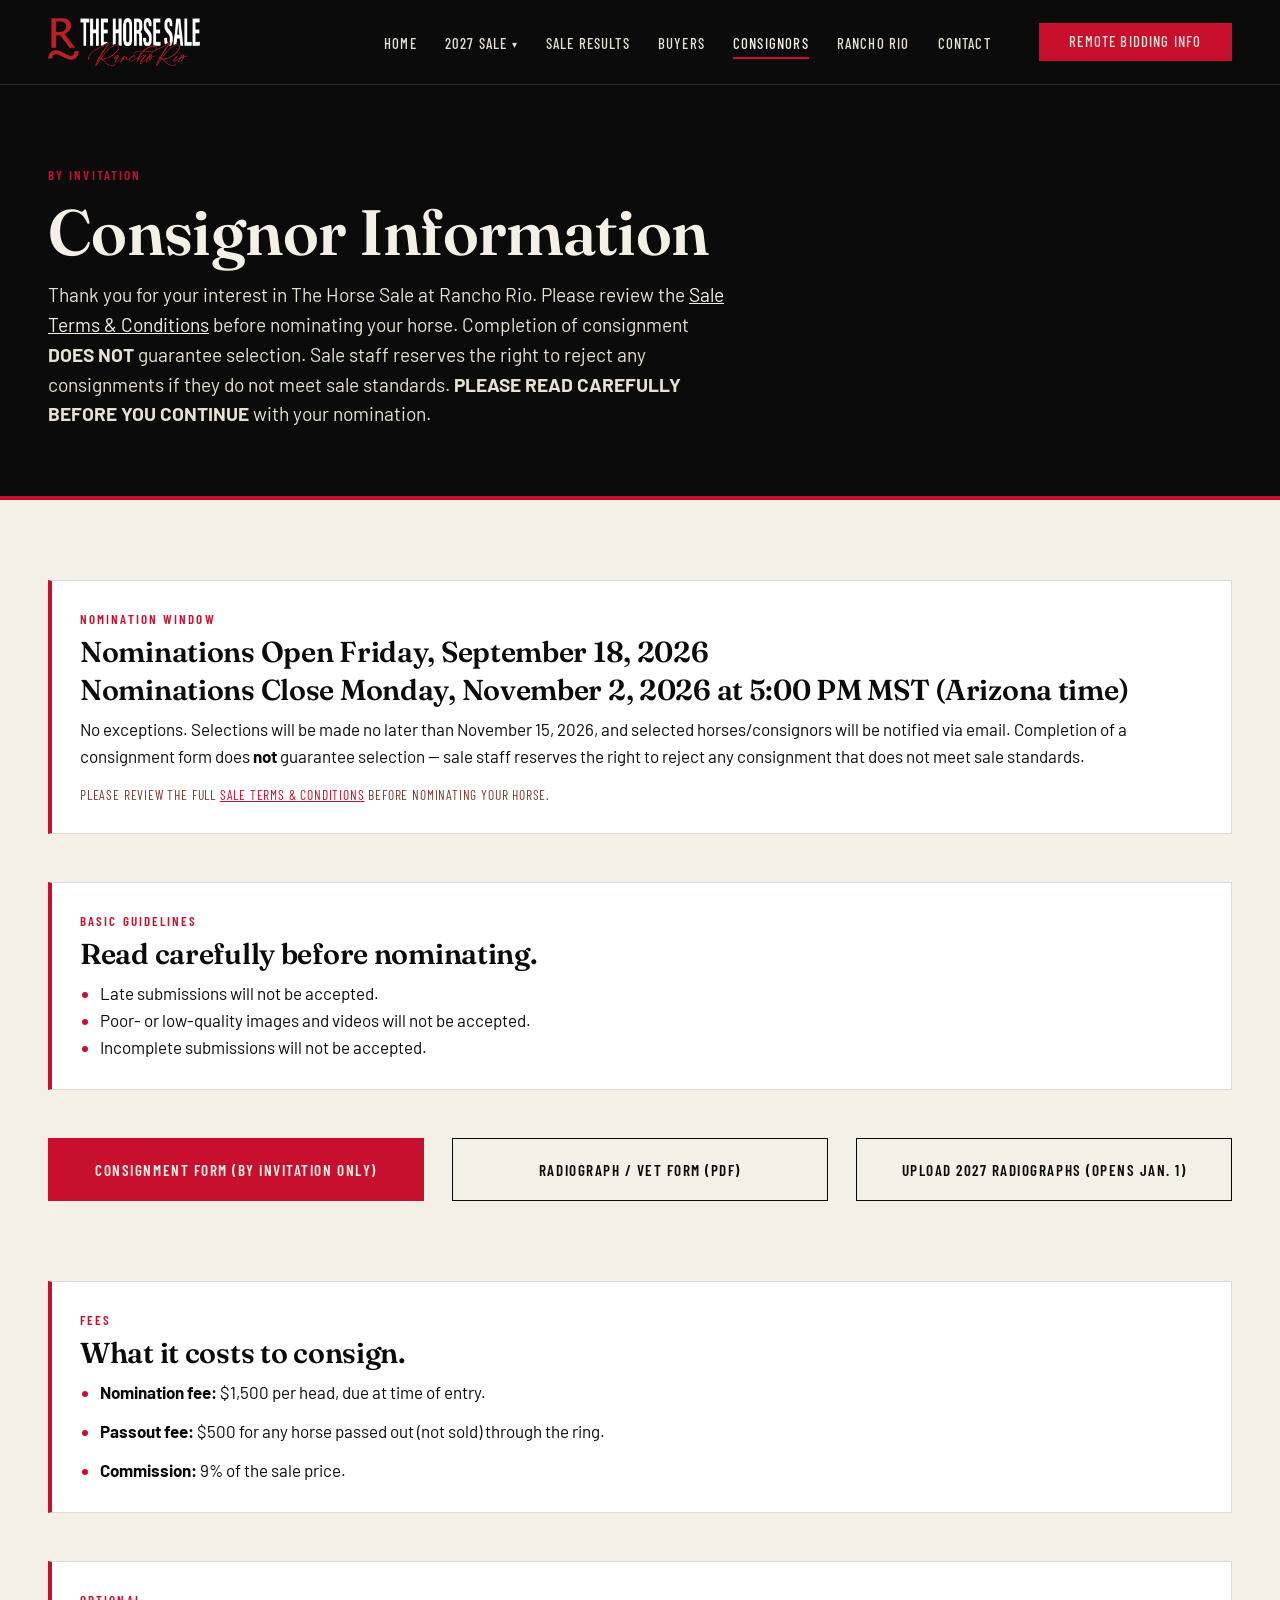
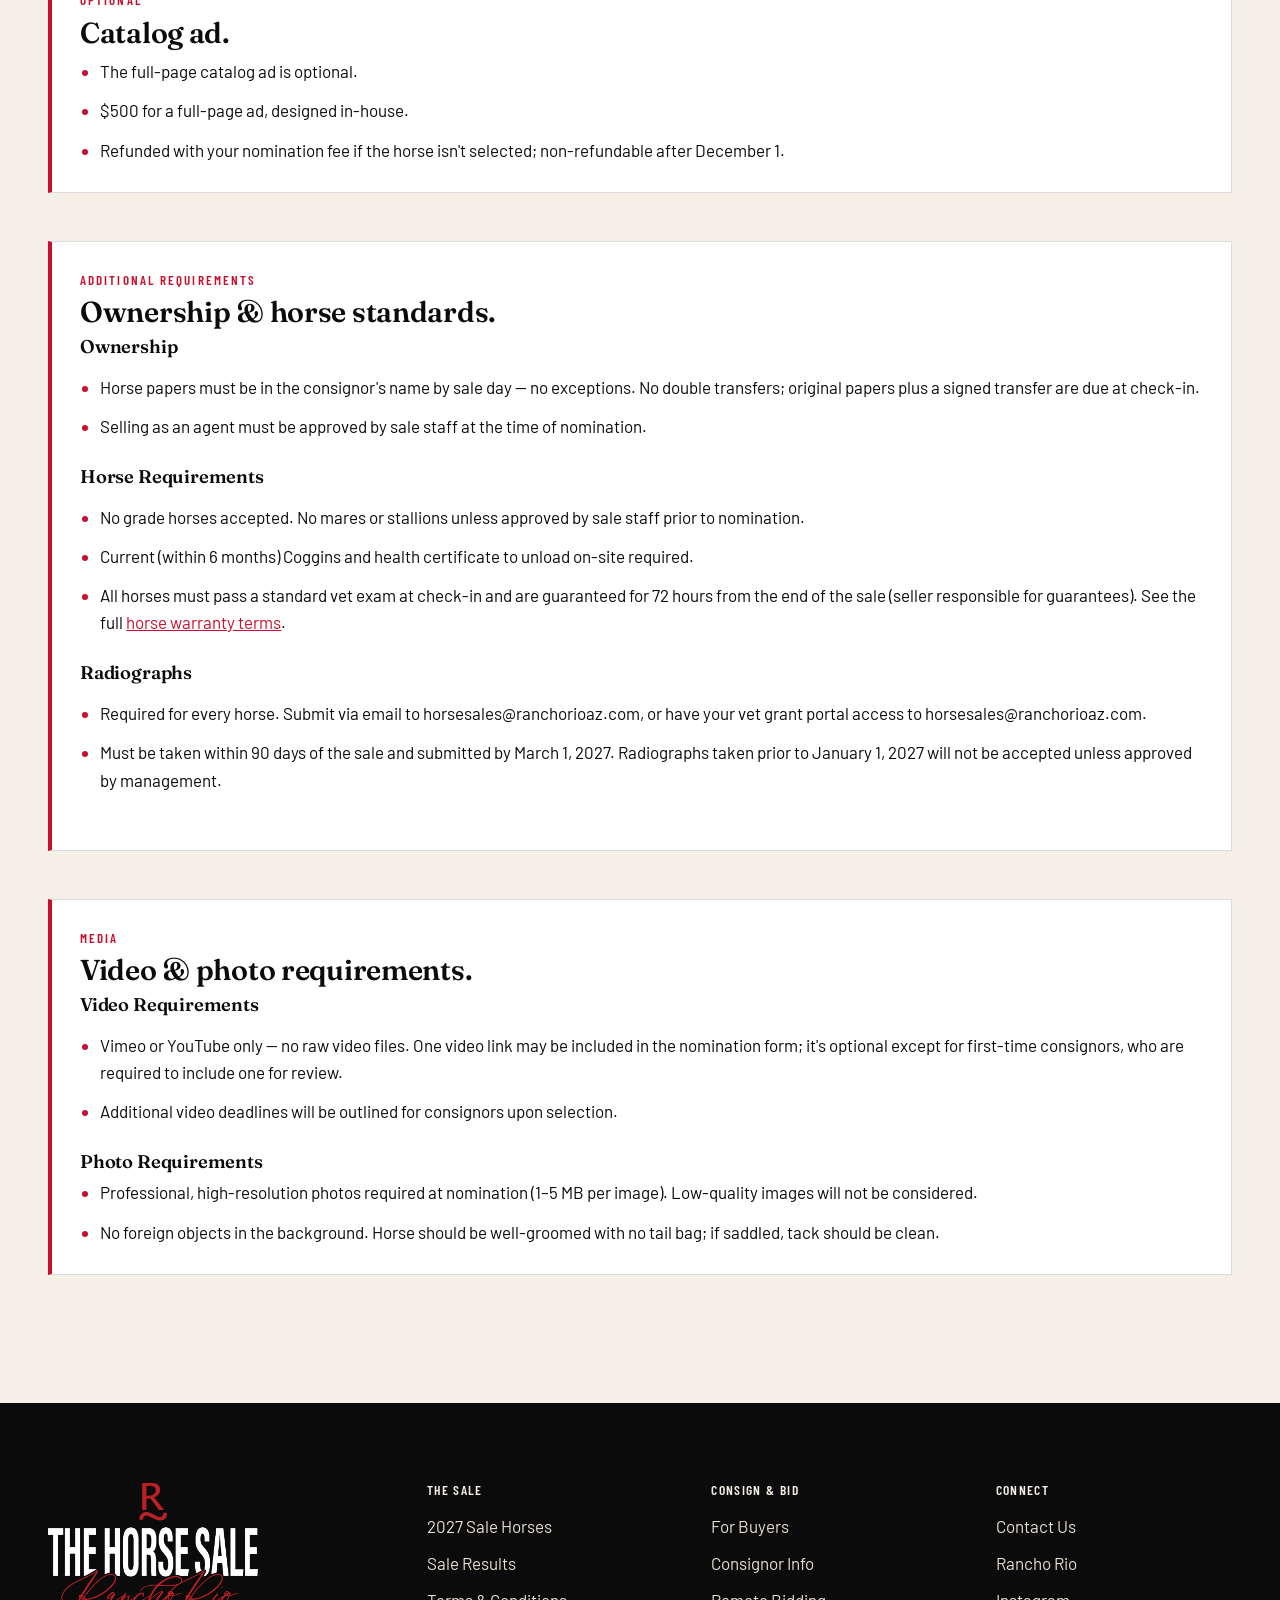
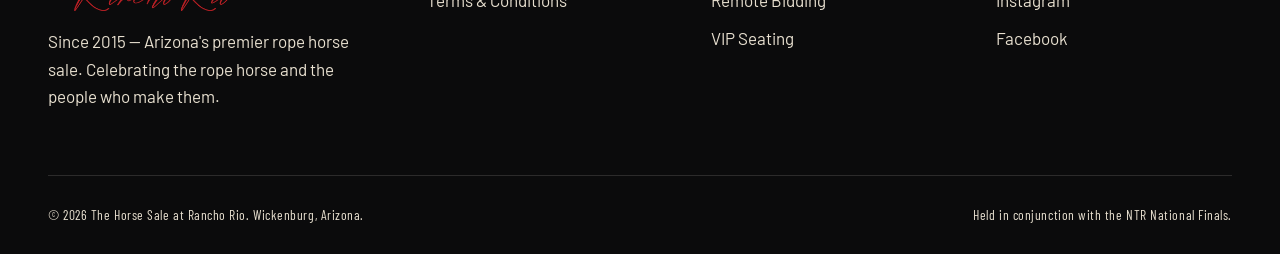
<file: consignors.html>
<!DOCTYPE html>
<html lang="en">
<head>
<meta charset="UTF-8">
<meta name="viewport" content="width=device-width, initial-scale=1.0">
<title>Consignor Information | The Horse Sale at Rancho Rio</title>
<meta name="description" content="Nomination information, requirements, and deadlines for consignors to The Horse Sale at Rancho Rio.">
<link rel="preconnect" href="https://fonts.googleapis.com">
<link rel="preconnect" href="https://fonts.gstatic.com" crossorigin>
<link href="https://fonts.googleapis.com/css2?family=Fraunces:ital,opsz,wght@0,9..144,500;0,9..144,600;0,9..144,700;1,9..144,500;1,9..144,600;1,9..144,700&family=Barlow+Condensed:wght@500;600;700&family=Barlow:wght@400;500;600&display=swap" rel="stylesheet">
<link rel="icon" href="favicon.ico" sizes="any">
<link rel="icon" type="image/png" sizes="32x32" href="favicon-32x32.png">
<link rel="icon" type="image/png" sizes="16x16" href="favicon-16x16.png">
<link rel="apple-touch-icon" href="apple-touch-icon.png">
<link rel="stylesheet" href="css/styles.css">
</head>
<body>

<header class="site-header">
  <div class="wrap">
    <a href="index.html" class="brand">
      <img src="assets/logo/rancho-rio-script-logo.png" alt="The Horse Sale at Rancho Rio" class="brand-mark">
    </a>
    <nav class="main-nav">
      <ul>
        <li><a href="index.html">Home</a></li>
        <li class="has-dropdown">
          <a href="sale-horses.html">2027 Sale</a>
          <ul class="dropdown-menu">
            <li><a href="sale-horses.html">Sale Horses</a></li>
            <li><a href="index.html#schedule">Schedule</a></li>
            <li><a href="live-stream.html">Live Stream</a></li>
            <li><a href="remote-bidding.html">Remote Bidding</a></li>
            <li><a href="#">VIP Seating</a></li>
          </ul>
        </li>
        <li><a href="results.html">Sale Results</a></li>
        <li><a href="buyers.html">Buyers</a></li>
        <li><a href="consignors.html" aria-current="page">Consignors</a></li>
        <li><a href="https://ranchorioaz.com">Rancho Rio</a></li>
        <li><a href="contact.html">Contact</a></li>
      </ul>
      <a href="remote-bidding.html" class="btn btn-primary">Remote Bidding Info</a>
    </nav>
    <button class="nav-toggle" aria-label="Menu">Menu</button>
  </div>
</header>

<div class="page-hero">
  <div class="wrap">
    <p class="eyebrow on-dark">By Invitation</p>
    <h1>Consignor Information</h1>
    <p class="lede" style="color:var(--bone-dim); margin-top:var(--space-2); max-width:62ch;">Thank you for your interest in The Horse Sale at Rancho Rio. Please review the <a href="terms.html" style="text-decoration:underline; color:var(--bone);">Sale Terms &amp; Conditions</a> before nominating your horse. Completion of consignment <strong>DOES NOT</strong> guarantee selection. Sale staff reserves the right to reject any consignments if they do not meet sale standards. <strong>PLEASE READ CAREFULLY BEFORE YOU CONTINUE</strong> with your nomination.</p>
  </div>
</div>

<section>
  <div class="wrap">
    <div class="card legal-content" style="border-left:4px solid var(--red); padding:var(--space-3); margin-bottom:var(--space-4);">
      <p class="eyebrow" style="margin-bottom:0.5em;">Nomination Window</p>
      <h2 style="font-size:1.8rem; margin-bottom:0.4em;">Nominations Open Friday, September 18, 2026<br><span style="display:inline-block; margin-top:0.3em;">Nominations Close Monday, November 2, 2026 at 5:00 PM MST (Arizona time)</span></h2>
      <p style="margin:0 0 0.8em;">No exceptions. Selections will be made no later than November 15, 2026, and selected horses/consignors will be notified via email. Completion of a consignment form does <strong>not</strong> guarantee selection &mdash; sale staff reserves the right to reject any consignment that does not meet sale standards.</p>
      <p style="margin:0; font-family:var(--font-label); text-transform:uppercase; letter-spacing:0.06em; font-size:0.85rem; color:var(--rust);">Please review the full <a href="terms.html" style="text-decoration:underline; color:var(--red);">Sale Terms &amp; Conditions</a> before nominating your horse.</p>
    </div>

    <div class="card" style="border-left:4px solid var(--red); padding:var(--space-3); margin-bottom:var(--space-4);">
      <p class="eyebrow" style="margin-bottom:0.5em;">Basic Guidelines</p>
      <h2 style="font-size:1.8rem; margin-bottom:0.4em;">Read carefully before nominating.</h2>
      <ul style="max-width:90ch; padding-left:1.2em; margin:0;">
        <li>Late submissions will not be accepted.</li>
        <li>Poor- or low-quality images and videos will not be accepted.</li>
        <li>Incomplete submissions will not be accepted.</li>
      </ul>
    </div>

    <div class="card-grid" style="grid-template-columns:repeat(3,1fr); margin-bottom:var(--space-5);">
      <a href="https://ranchorioaz.com/horse-sale-nomination/" class="btn btn-primary text-center" style="justify-content:center; padding:1.2em;">Consignment Form (By Invitation Only)</a>
      <a href="#" class="btn btn-outline-dark text-center" style="justify-content:center; padding:1.2em;">Radiograph / Vet Form (PDF)</a>
      <a href="#" class="btn btn-outline-dark text-center" style="justify-content:center; padding:1.2em;">Upload 2027 Radiographs (Opens Jan. 1)</a>
    </div>

    <div class="card legal-content" style="border-left:4px solid var(--red); padding:var(--space-3); margin-bottom:var(--space-4);">
      <p class="eyebrow" style="margin-bottom:0.5em;">Fees</p>
      <h2 style="font-size:1.8rem; margin-bottom:0.4em;">What it costs to consign.</h2>
      <ul style="padding-left:1.2em; margin:0;">
        <li><strong>Nomination fee:</strong> $1,500 per head, due at time of entry.</li>
        <li><strong>Passout fee:</strong> $500 for any horse passed out (not sold) through the ring.</li>
        <li><strong>Commission:</strong> 9% of the sale price.</li>
      </ul>
    </div>

    <div class="card legal-content" style="border-left:4px solid var(--red); padding:var(--space-3); margin-bottom:var(--space-4);">
      <p class="eyebrow" style="margin-bottom:0.5em;">Optional</p>
      <h2 style="font-size:1.8rem; margin-bottom:0.4em;">Catalog ad.</h2>
      <ul style="padding-left:1.2em; margin:0;">
        <li>The full-page catalog ad is optional.</li>
        <li>$500 for a full-page ad, designed in-house.</li>
        <li>Refunded with your nomination fee if the horse isn't selected; non-refundable after December 1.</li>
      </ul>
    </div>

    <div class="card legal-content" style="border-left:4px solid var(--red); padding:var(--space-3); margin-bottom:var(--space-4);">
      <p class="eyebrow" style="margin-bottom:0.5em;">Additional Requirements</p>
      <h2 style="font-size:1.8rem; margin-bottom:0.4em;">Ownership &amp; horse standards.</h2>

      <h3 style="font-size:1.15rem; margin:0 0 0.4em;">Ownership</h3>
      <ul style="padding-left:1.2em; margin-bottom:var(--space-3);">
        <li>Horse papers must be in the consignor's name by sale day &mdash; no exceptions. No double transfers; original papers plus a signed transfer are due at check-in.</li>
        <li>Selling as an agent must be approved by sale staff at the time of nomination.</li>
      </ul>

      <h3 style="font-size:1.15rem; margin:1.5em 0 0.4em;">Horse Requirements</h3>
      <ul style="padding-left:1.2em; margin-bottom:var(--space-3);">
        <li>No grade horses accepted. No mares or stallions unless approved by sale staff prior to nomination.</li>
        <li>Current (within 6 months) Coggins and health certificate to unload on-site required.</li>
        <li>All horses must pass a standard vet exam at check-in and are guaranteed for 72 hours from the end of the sale (seller responsible for guarantees). See the full <a href="terms.html" style="text-decoration:underline; color:var(--red);">horse warranty terms</a>.</li>
      </ul>

      <h3 style="font-size:1.15rem; margin:1.5em 0 0.4em;">Radiographs</h3>
      <ul style="padding-left:1.2em; margin-bottom:var(--space-3);">
        <li>Required for every horse. Submit via email to horsesales@ranchorioaz.com, or have your vet grant portal access to horsesales@ranchorioaz.com.</li>
        <li>Must be taken within 90 days of the sale and submitted by March 1, 2027. Radiographs taken prior to January 1, 2027 will not be accepted unless approved by management.</li>
      </ul>

    </div>

    <div class="card legal-content" style="border-left:4px solid var(--red); padding:var(--space-3); margin-bottom:var(--space-4);">
      <p class="eyebrow" style="margin-bottom:0.5em;">Media</p>
      <h2 style="font-size:1.8rem; margin-bottom:0.4em;">Video &amp; photo requirements.</h2>

      <h3 style="font-size:1.15rem; margin:0 0 0.4em;">Video Requirements</h3>
      <ul style="padding-left:1.2em; margin-bottom:var(--space-3);">
        <li>Vimeo or YouTube only &mdash; no raw video files. One video link may be included in the nomination form; it's optional except for first-time consignors, who are required to include one for review.</li>
        <li>Additional video deadlines will be outlined for consignors upon selection.</li>
      </ul>

      <h3 style="font-size:1.15rem; margin:1.5em 0 0.4em;">Photo Requirements</h3>
      <ul style="padding-left:1.2em; margin:0;">
        <li>Professional, high-resolution photos required at nomination (1&ndash;5 MB per image). Low-quality images will not be considered.</li>
        <li>No foreign objects in the background. Horse should be well-groomed with no tail bag; if saddled, tack should be clean.</li>
      </ul>
    </div>
  </div>
</section>

<footer class="site-footer">
  <div class="wrap">
    <div class="footer-grid">
      <div>
        <img src="assets/logo/rancho-rio-full-logo_white.png" alt="The Horse Sale at Rancho Rio" style="width:210px; margin-bottom:1em;">
        <p style="color:var(--bone-dim); max-width:32ch;">Since 2015 &mdash; Arizona's premier rope horse sale. Celebrating the rope horse and the people who make them.</p>
      </div>
      <div>
        <h4>The Sale</h4>
        <ul>
          <li><a href="sale-horses.html">2027 Sale Horses</a></li>
          <li><a href="results.html">Sale Results</a></li>
          <li><a href="terms.html">Terms &amp; Conditions</a></li>
        </ul>
      </div>
      <div>
        <h4>Consign &amp; Bid</h4>
        <ul>
          <li><a href="buyers.html">For Buyers</a></li>
          <li><a href="consignors.html">Consignor Info</a></li>
          <li><a href="remote-bidding.html">Remote Bidding</a></li>
          <li><a href="#">VIP Seating</a></li>
        </ul>
      </div>
      <div>
        <h4>Connect</h4>
        <ul>
          <li><a href="contact.html">Contact Us</a></li>
          <li><a href="https://ranchorioaz.com">Rancho Rio</a></li>
          <li><a href="https://www.instagram.com/ranchorioaz" target="_blank" rel="noopener">Instagram</a></li>
          <li><a href="https://www.facebook.com/RanchoRio" target="_blank" rel="noopener">Facebook</a></li>
        </ul>
      </div>
    </div>
    <div class="footer-bottom">
      <span>&copy; 2026 The Horse Sale at Rancho Rio. Wickenburg, Arizona.</span>
      <span>Held in conjunction with the NTR National Finals.</span>
    </div>
  </div>
</footer>

<script src="js/nav.js"></script>
</body>
</html>
</file>
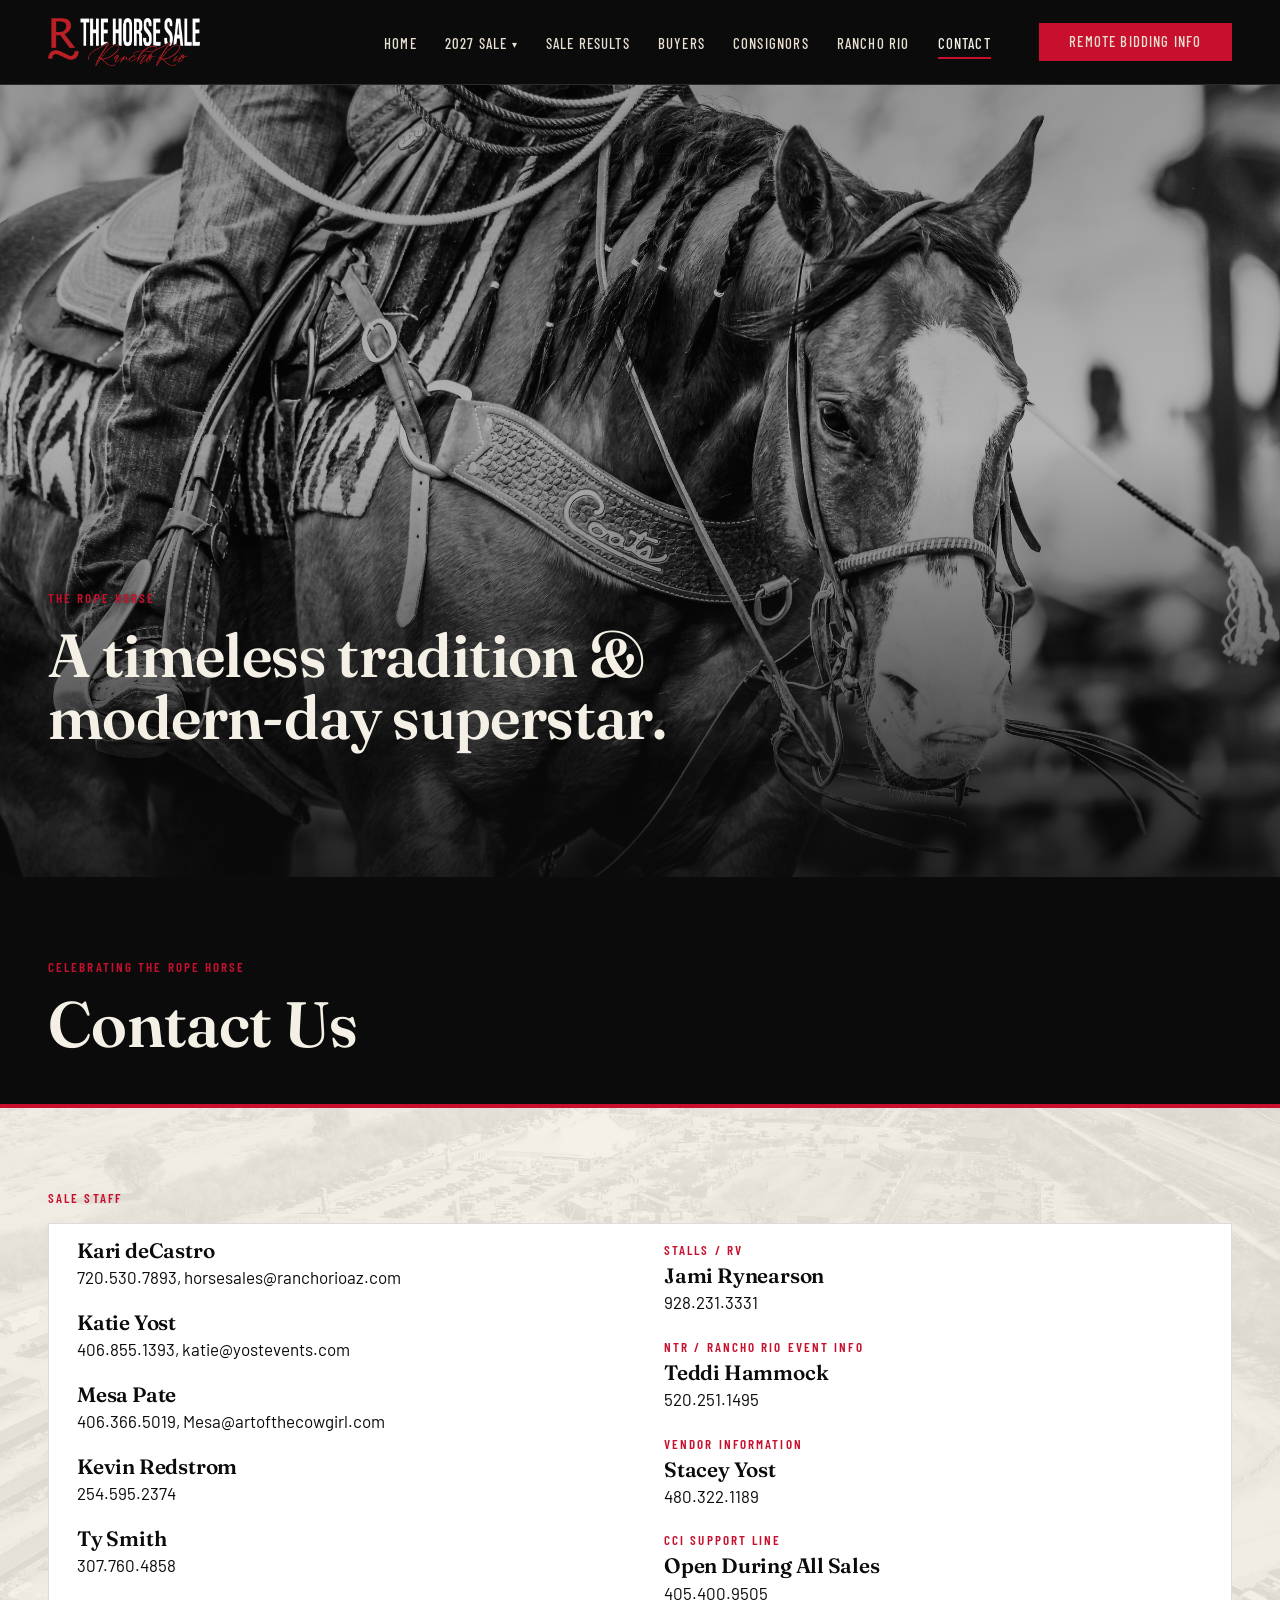
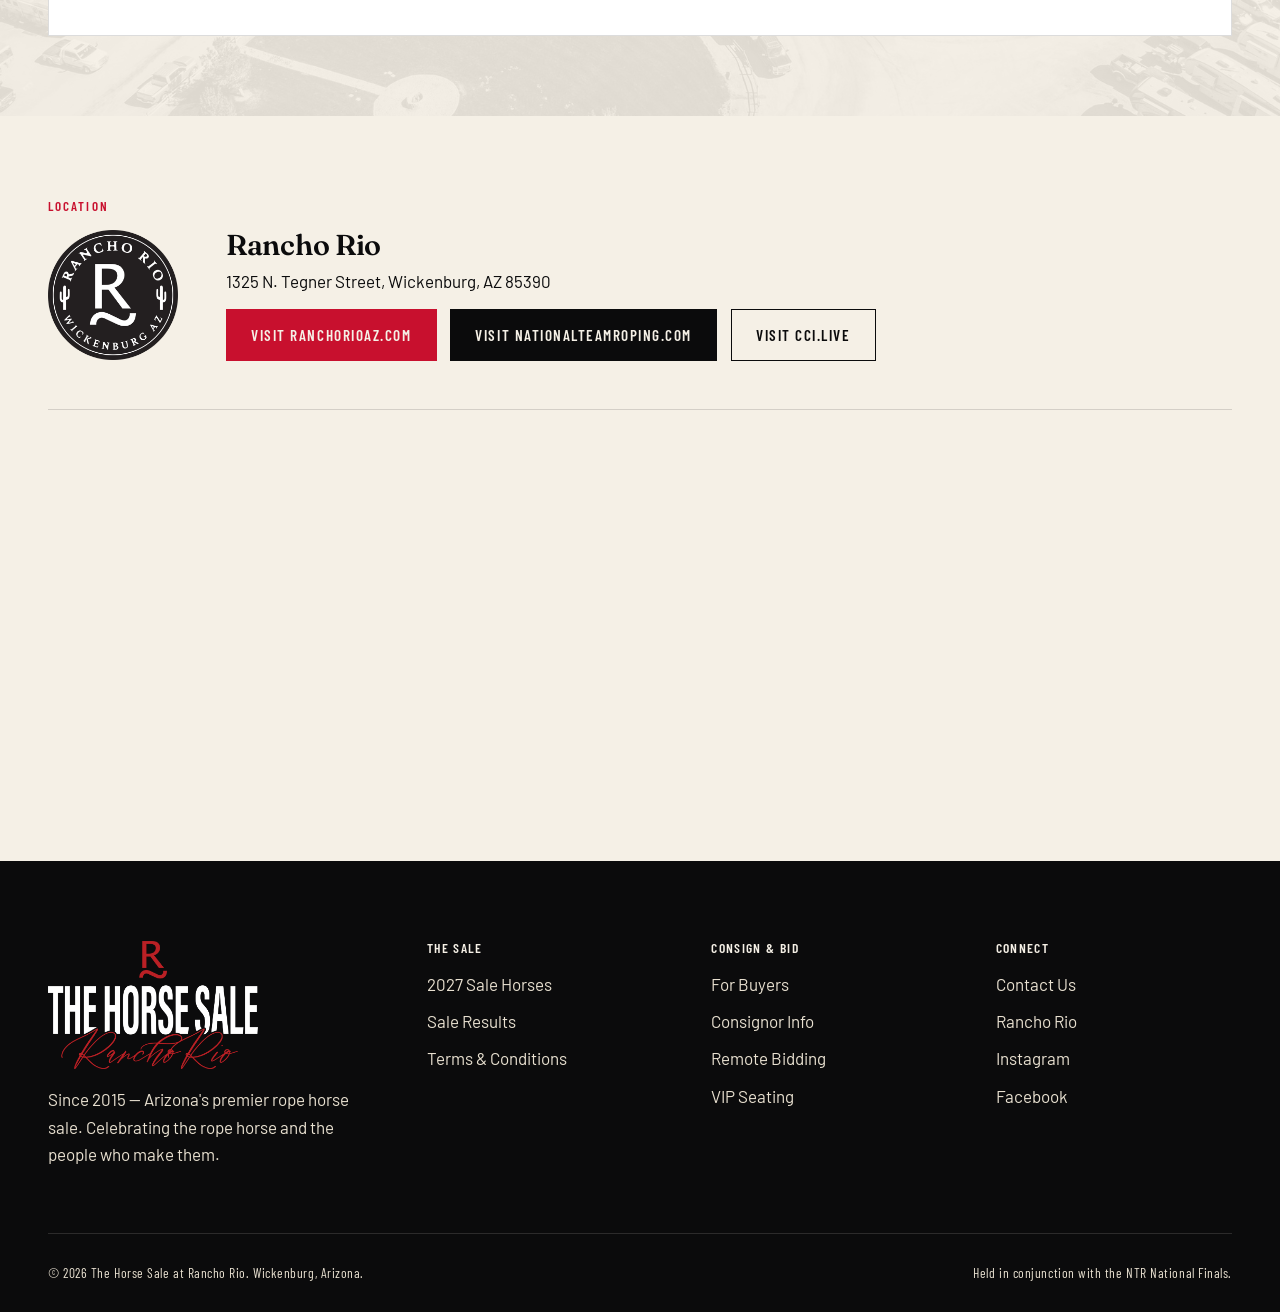
<file: contact.html>
<!DOCTYPE html>
<html lang="en">
<head>
<meta charset="UTF-8">
<meta name="viewport" content="width=device-width, initial-scale=1.0">
<title>Contact | The Horse Sale at Rancho Rio</title>
<meta name="description" content="Contact The Horse Sale at Rancho Rio for VIP tables, sponsorship, media, and general inquiries.">
<link rel="preconnect" href="https://fonts.googleapis.com">
<link rel="preconnect" href="https://fonts.gstatic.com" crossorigin>
<link href="https://fonts.googleapis.com/css2?family=Fraunces:ital,opsz,wght@0,9..144,500;0,9..144,600;0,9..144,700;1,9..144,500;1,9..144,600;1,9..144,700&family=Barlow+Condensed:wght@500;600;700&family=Barlow:wght@400;500;600&display=swap" rel="stylesheet">
<link rel="icon" href="favicon.ico" sizes="any">
<link rel="icon" type="image/png" sizes="32x32" href="favicon-32x32.png">
<link rel="icon" type="image/png" sizes="16x16" href="favicon-16x16.png">
<link rel="apple-touch-icon" href="apple-touch-icon.png">
<link rel="stylesheet" href="css/styles.css">
</head>
<body>

<header class="site-header">
  <div class="wrap">
    <a href="index.html" class="brand">
      <img src="assets/logo/rancho-rio-script-logo.png" alt="The Horse Sale at Rancho Rio" class="brand-mark">
    </a>
    <nav class="main-nav">
      <ul>
        <li><a href="index.html">Home</a></li>
        <li class="has-dropdown">
          <a href="sale-horses.html">2027 Sale</a>
          <ul class="dropdown-menu">
            <li><a href="sale-horses.html">Sale Horses</a></li>
            <li><a href="index.html#schedule">Schedule</a></li>
            <li><a href="live-stream.html">Live Stream</a></li>
            <li><a href="remote-bidding.html">Remote Bidding</a></li>
            <li><a href="#">VIP Seating</a></li>
          </ul>
        </li>
        <li><a href="results.html">Sale Results</a></li>
        <li><a href="buyers.html">Buyers</a></li>
        <li><a href="consignors.html">Consignors</a></li>
        <li><a href="https://ranchorioaz.com">Rancho Rio</a></li>
        <li><a href="contact.html" aria-current="page">Contact</a></li>
      </ul>
      <a href="remote-bidding.html" class="btn btn-primary">Remote Bidding Info</a>
    </nav>
    <button class="nav-toggle" aria-label="Menu">Menu</button>
  </div>
</header>

<section class="mini-hero mini-hero-tall" style="background-image:url('assets/images/photography/sale-photo_rope-horse-portrait-v2.jpg');">
  <div class="wrap mini-hero-inner">
    <p class="eyebrow">The Rope Horse</p>
    <h2>A timeless tradition &amp; modern-day superstar.</h2>
  </div>
</section>

<div class="page-hero">
  <div class="wrap">
    <p class="eyebrow on-dark">Celebrating the Rope Horse</p>
    <h1>Contact Us</h1>
  </div>
</div>

<section class="section-bg-photo" style="background-image:url('assets/images/photography/sale-photo_venue-aerial.jpg'); background-position:center;">
  <div class="wrap" style="position:relative; z-index:1;">
    <p class="eyebrow">Sale Staff</p>
    <div class="card" style="margin-top:0.8em;"><div class="card-body">
      <div class="sale-staff-columns" style="columns:2; column-gap:var(--space-4);">
        <div style="break-inside:avoid; margin-bottom:1.2em;">
          <h3 style="margin-bottom:0.15em;">Kari deCastro</h3>
          <p style="margin:0;">720.530.7893, horsesales@ranchorioaz.com</p>
        </div>
        <div style="break-inside:avoid; margin-bottom:1.2em;">
          <h3 style="margin-bottom:0.15em;">Katie Yost</h3>
          <p style="margin:0;">406.855.1393, katie@yostevents.com</p>
        </div>
        <div style="break-inside:avoid; margin-bottom:1.2em;">
          <h3 style="margin-bottom:0.15em;">Mesa Pate</h3>
          <p style="margin:0;">406.366.5019, Mesa@artofthecowgirl.com</p>
        </div>
        <div style="break-inside:avoid; margin-bottom:1.2em;">
          <h3 style="margin-bottom:0.15em;">Kevin Redstrom</h3>
          <p style="margin:0;">254.595.2374</p>
        </div>
        <div style="break-inside:avoid; margin-bottom:1.2em;">
          <h3 style="margin-bottom:0.15em;">Ty Smith</h3>
          <p style="margin:0;">307.760.4858</p>
        </div>
        <div style="break-inside:avoid; margin-bottom:1.2em;">
          <p class="eyebrow" style="margin-bottom:0.3em;">Stalls / RV</p>
          <h3 style="margin-bottom:0.15em;">Jami Rynearson</h3>
          <p style="margin:0;">928.231.3331</p>
        </div>
        <div style="break-inside:avoid; margin-bottom:1.2em;">
          <p class="eyebrow" style="margin-bottom:0.3em;">NTR / Rancho Rio Event Info</p>
          <h3 style="margin-bottom:0.15em;">Teddi Hammock</h3>
          <p style="margin:0;">520.251.1495</p>
        </div>
        <div style="break-inside:avoid; margin-bottom:1.2em;">
          <p class="eyebrow" style="margin-bottom:0.3em;">Vendor Information</p>
          <h3 style="margin-bottom:0.15em;">Stacey Yost</h3>
          <p style="margin:0;">480.322.1189</p>
        </div>
        <div style="break-inside:avoid;">
          <p class="eyebrow" style="margin-bottom:0.3em;">CCI Support Line</p>
          <h3 style="margin-bottom:0.15em;">Open During All Sales</h3>
          <p style="margin:0;">405.400.9505</p>
        </div>
      </div>
    </div></div>
  </div>
</section>

<section>
  <div class="wrap">
    <p class="eyebrow">Location</p>
    <div style="display:flex; align-items:center; gap:var(--space-4); flex-wrap:wrap; margin-bottom:var(--space-4);">
      <img src="assets/logo/rancho-rio-seal_black.png" alt="Rancho Rio seal, Wickenburg, Arizona" style="width:130px; flex-shrink:0;">
      <div>
        <h2 style="font-size:1.8rem; margin-bottom:0.3em;">Rancho Rio</h2>
        <p style="margin-bottom:0.8em;">1325 N. Tegner Street, Wickenburg, AZ 85390</p>
        <div style="display:flex; gap:0.8em; flex-wrap:wrap;">
          <a href="https://ranchorioaz.com" target="_blank" rel="noopener" class="btn btn-primary">Visit RanchoRioAZ.com</a>
          <a href="https://nationalteamroping.com" target="_blank" rel="noopener" class="btn" style="background:var(--ink); color:var(--bone); border-color:var(--ink);">Visit NationalTeamRoping.com</a>
          <a href="https://cci.live" target="_blank" rel="noopener" class="btn btn-outline-dark">Visit CCI.live</a>
        </div>
      </div>
    </div>
    <hr style="border:none; border-top:1px solid var(--line-dark); margin:0 0 var(--space-3);">
    <div style="height:343px;">
      <iframe
        src="https://www.google.com/maps?q=1325+N+Tegner+St,+Wickenburg,+AZ+85390&output=embed"
        width="100%" height="100%" style="border:0; display:block;"
        loading="lazy" referrerpolicy="no-referrer-when-downgrade"
        title="Map to Rancho Rio, Wickenburg, Arizona"></iframe>
    </div>
  </div>
</section>

<footer class="site-footer">
  <div class="wrap">
    <div class="footer-grid">
      <div>
        <img src="assets/logo/rancho-rio-full-logo_white.png" alt="The Horse Sale at Rancho Rio" style="width:210px; margin-bottom:1em;">
        <p style="color:var(--bone-dim); max-width:32ch;">Since 2015 &mdash; Arizona's premier rope horse sale. Celebrating the rope horse and the people who make them.</p>
      </div>
      <div>
        <h4>The Sale</h4>
        <ul>
          <li><a href="sale-horses.html">2027 Sale Horses</a></li>
          <li><a href="results.html">Sale Results</a></li>
          <li><a href="terms.html">Terms &amp; Conditions</a></li>
        </ul>
      </div>
      <div>
        <h4>Consign &amp; Bid</h4>
        <ul>
          <li><a href="buyers.html">For Buyers</a></li>
          <li><a href="consignors.html">Consignor Info</a></li>
          <li><a href="remote-bidding.html">Remote Bidding</a></li>
          <li><a href="#">VIP Seating</a></li>
        </ul>
      </div>
      <div>
        <h4>Connect</h4>
        <ul>
          <li><a href="contact.html">Contact Us</a></li>
          <li><a href="https://ranchorioaz.com">Rancho Rio</a></li>
          <li><a href="https://www.instagram.com/ranchorioaz" target="_blank" rel="noopener">Instagram</a></li>
          <li><a href="https://www.facebook.com/RanchoRio" target="_blank" rel="noopener">Facebook</a></li>
        </ul>
      </div>
    </div>
    <div class="footer-bottom">
      <span>&copy; 2026 The Horse Sale at Rancho Rio. Wickenburg, Arizona.</span>
      <span>Held in conjunction with the NTR National Finals.</span>
    </div>
  </div>
</footer>

<script src="js/nav.js"></script>
</body>
</html>
</file>
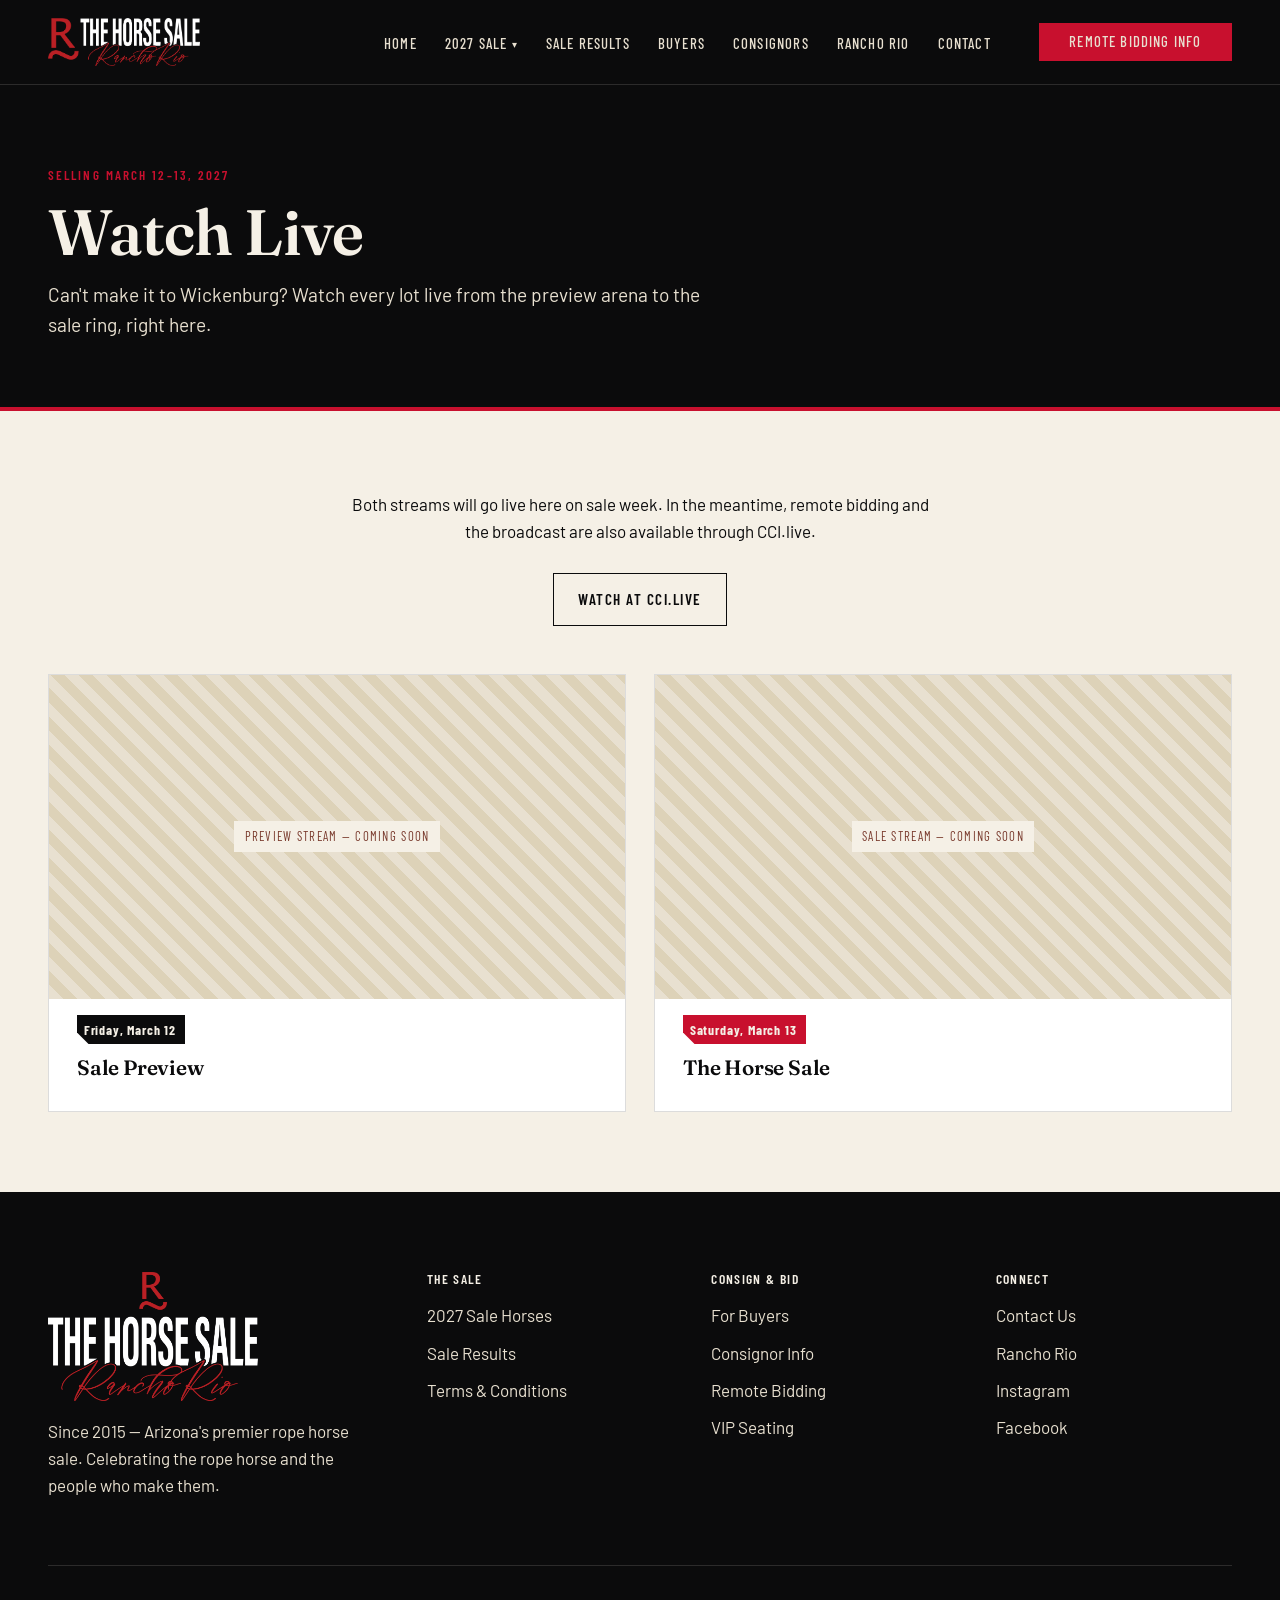
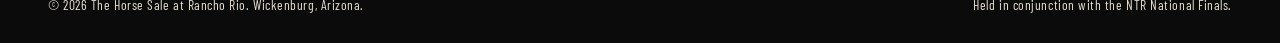
<file: live-stream.html>
<!DOCTYPE html>
<html lang="en">
<head>
<meta charset="UTF-8">
<meta name="viewport" content="width=device-width, initial-scale=1.0">
<title>Live Stream | The Horse Sale at Rancho Rio</title>
<meta name="description" content="Watch The Horse Sale at Rancho Rio live, March 12-13, 2027 in Wickenburg, Arizona.">
<link rel="preconnect" href="https://fonts.googleapis.com">
<link rel="preconnect" href="https://fonts.gstatic.com" crossorigin>
<link href="https://fonts.googleapis.com/css2?family=Fraunces:ital,opsz,wght@0,9..144,500;0,9..144,600;0,9..144,700;1,9..144,500;1,9..144,600;1,9..144,700&family=Barlow+Condensed:wght@500;600;700&family=Barlow:wght@400;500;600&display=swap" rel="stylesheet">
<link rel="icon" href="favicon.ico" sizes="any">
<link rel="icon" type="image/png" sizes="32x32" href="favicon-32x32.png">
<link rel="icon" type="image/png" sizes="16x16" href="favicon-16x16.png">
<link rel="apple-touch-icon" href="apple-touch-icon.png">
<link rel="stylesheet" href="css/styles.css">
</head>
<body>

<header class="site-header">
  <div class="wrap">
    <a href="index.html" class="brand">
      <img src="assets/logo/rancho-rio-script-logo.png" alt="The Horse Sale at Rancho Rio" class="brand-mark">
    </a>
    <nav class="main-nav">
      <ul>
        <li><a href="index.html">Home</a></li>
        <li class="has-dropdown">
          <a href="sale-horses.html">2027 Sale</a>
          <ul class="dropdown-menu">
            <li><a href="sale-horses.html">Sale Horses</a></li>
            <li><a href="index.html#schedule">Schedule</a></li>
            <li><a href="live-stream.html" aria-current="page">Live Stream</a></li>
            <li><a href="remote-bidding.html">Remote Bidding</a></li>
            <li><a href="#">VIP Seating</a></li>
          </ul>
        </li>
        <li><a href="results.html">Sale Results</a></li>
        <li><a href="buyers.html">Buyers</a></li>
        <li><a href="consignors.html">Consignors</a></li>
        <li><a href="https://ranchorioaz.com">Rancho Rio</a></li>
        <li><a href="contact.html">Contact</a></li>
      </ul>
      <a href="remote-bidding.html" class="btn btn-primary">Remote Bidding Info</a>
    </nav>
    <button class="nav-toggle" aria-label="Menu">Menu</button>
  </div>
</header>

<div class="page-hero">
  <div class="wrap">
    <p class="eyebrow on-dark">Selling March 12&ndash;13, 2027</p>
    <h1>Watch Live</h1>
    <p class="lede" style="color:var(--bone-dim); margin-top:var(--space-2);">Can't make it to Wickenburg? Watch every lot live from the preview arena to the sale ring, right here.</p>
  </div>
</div>

<section>
  <div class="wrap">
    <p style="max-width:60ch; margin:0 auto; text-align:center;">Both streams will go live here on sale week. In the meantime, remote bidding and the broadcast are also available through CCI.live.</p>
    <div style="text-align:center; margin:var(--space-3) 0 var(--space-4);">
      <a href="https://cci.live" target="_blank" rel="noopener" class="btn btn-outline-dark">Watch at CCI.live</a>
    </div>

    <div class="card-grid" style="grid-template-columns:repeat(2,1fr);">
      <div class="card">
        <div class="card-media placeholder" style="aspect-ratio:16/9;">
          <span>Preview Stream &mdash; Coming Soon</span>
        </div>
        <div class="card-body">
          <span class="lot-tag">Friday, March 12</span>
          <h3 style="margin-top:0.6em;">Sale Preview</h3>
        </div>
      </div>
      <div class="card">
        <div class="card-media placeholder" style="aspect-ratio:16/9;">
          <span>Sale Stream &mdash; Coming Soon</span>
        </div>
        <div class="card-body">
          <span class="lot-tag" style="background:var(--red);">Saturday, March 13</span>
          <h3 style="margin-top:0.6em;">The Horse Sale</h3>
        </div>
      </div>
    </div>
  </div>
</section>

<footer class="site-footer">
  <div class="wrap">
    <div class="footer-grid">
      <div>
        <img src="assets/logo/rancho-rio-full-logo_white.png" alt="The Horse Sale at Rancho Rio" style="width:210px; margin-bottom:1em;">
        <p style="color:var(--bone-dim); max-width:32ch;">Since 2015 &mdash; Arizona's premier rope horse sale. Celebrating the rope horse and the people who make them.</p>
      </div>
      <div>
        <h4>The Sale</h4>
        <ul>
          <li><a href="sale-horses.html">2027 Sale Horses</a></li>
          <li><a href="results.html">Sale Results</a></li>
          <li><a href="terms.html">Terms &amp; Conditions</a></li>
        </ul>
      </div>
      <div>
        <h4>Consign &amp; Bid</h4>
        <ul>
          <li><a href="buyers.html">For Buyers</a></li>
          <li><a href="consignors.html">Consignor Info</a></li>
          <li><a href="remote-bidding.html">Remote Bidding</a></li>
          <li><a href="#">VIP Seating</a></li>
        </ul>
      </div>
      <div>
        <h4>Connect</h4>
        <ul>
          <li><a href="contact.html">Contact Us</a></li>
          <li><a href="https://ranchorioaz.com">Rancho Rio</a></li>
          <li><a href="https://www.instagram.com/ranchorioaz" target="_blank" rel="noopener">Instagram</a></li>
          <li><a href="https://www.facebook.com/RanchoRio" target="_blank" rel="noopener">Facebook</a></li>
        </ul>
      </div>
    </div>
    <div class="footer-bottom">
      <span>&copy; 2026 The Horse Sale at Rancho Rio. Wickenburg, Arizona.</span>
      <span>Held in conjunction with the NTR National Finals.</span>
    </div>
  </div>
</footer>

<script src="js/nav.js"></script>
</body>
</html>
</file>
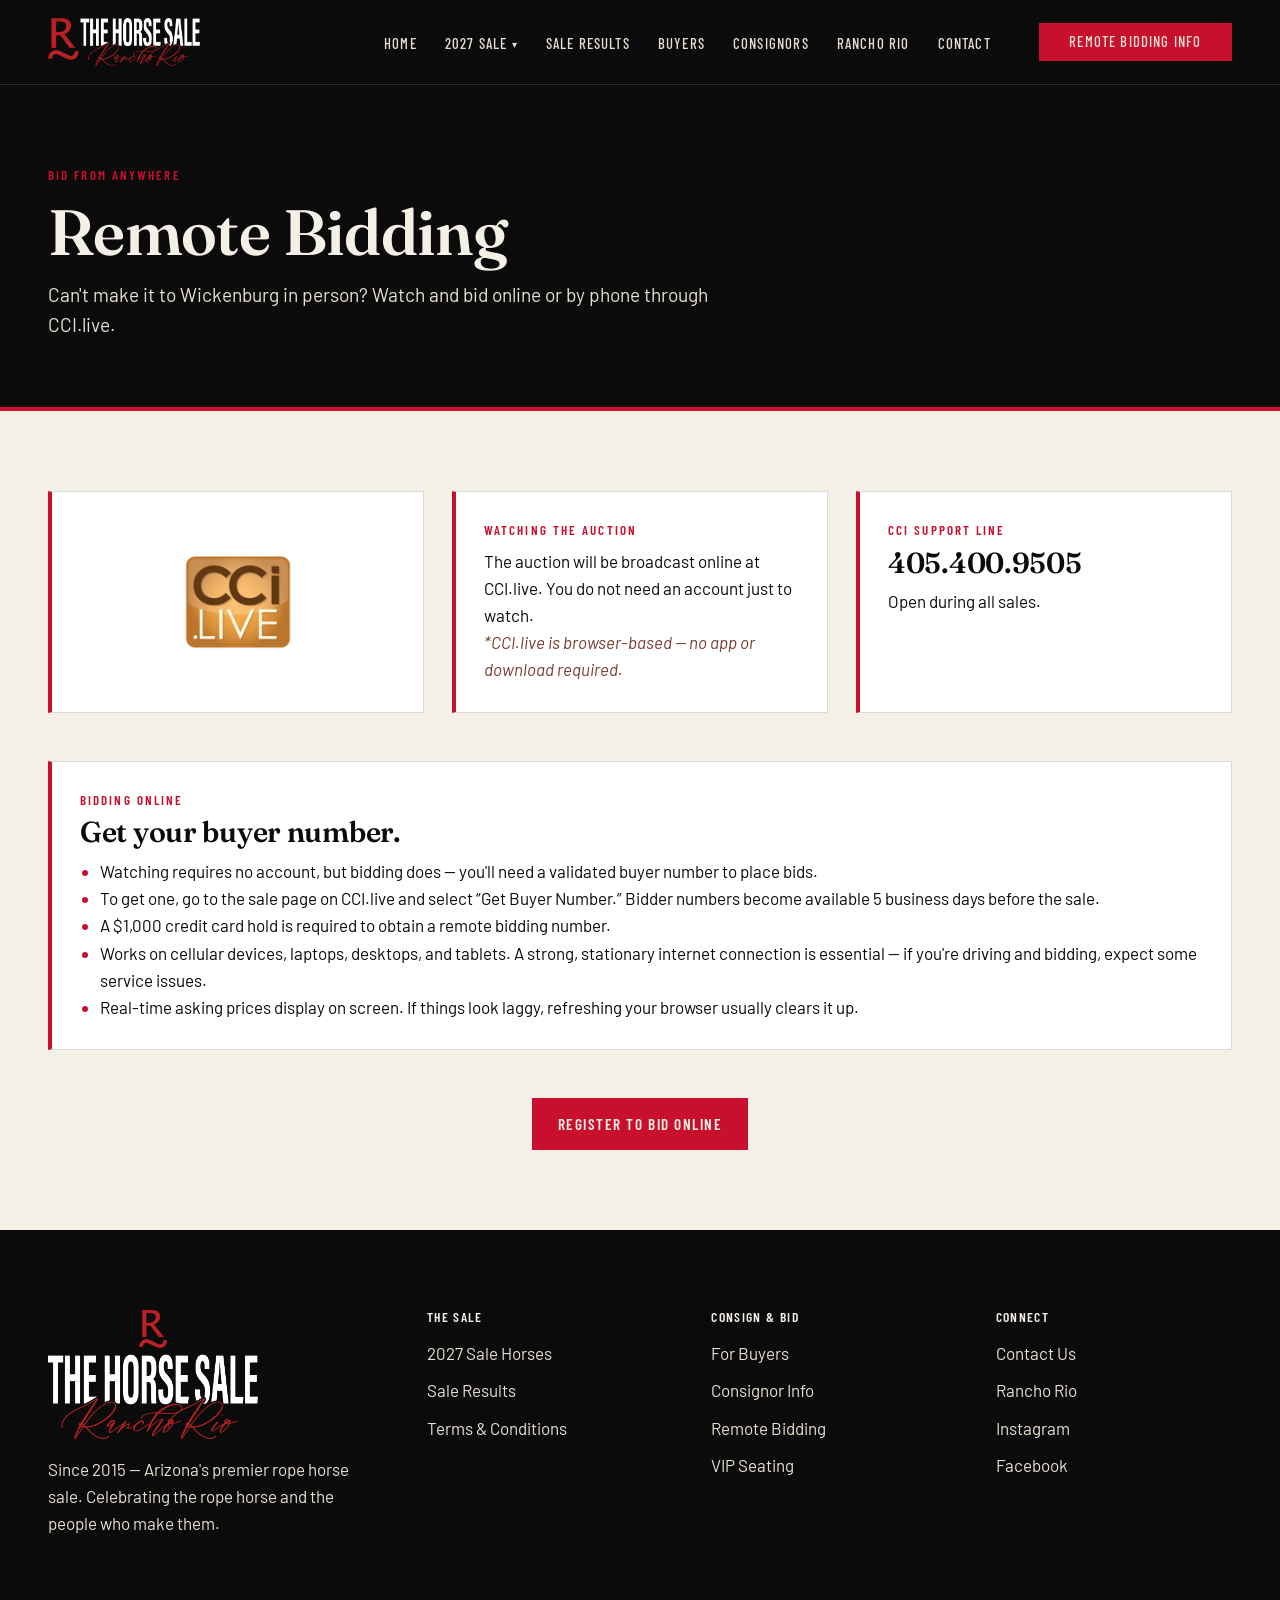
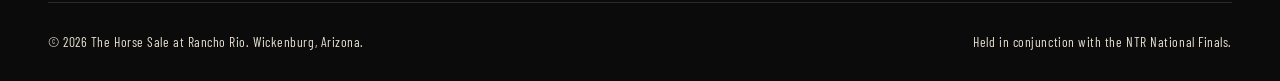
<file: remote-bidding.html>
<!DOCTYPE html>
<html lang="en">
<head>
<meta charset="UTF-8">
<meta name="viewport" content="width=device-width, initial-scale=1.0">
<title>Remote Bidding | The Horse Sale at Rancho Rio</title>
<meta name="description" content="Bid online or by phone at The Horse Sale at Rancho Rio through CCI.live. Get your buyer number, requirements, and support info.">
<link rel="preconnect" href="https://fonts.googleapis.com">
<link rel="preconnect" href="https://fonts.gstatic.com" crossorigin>
<link href="https://fonts.googleapis.com/css2?family=Fraunces:ital,opsz,wght@0,9..144,500;0,9..144,600;0,9..144,700;1,9..144,500;1,9..144,600;1,9..144,700&family=Barlow+Condensed:wght@500;600;700&family=Barlow:wght@400;500;600&display=swap" rel="stylesheet">
<link rel="icon" href="favicon.ico" sizes="any">
<link rel="icon" type="image/png" sizes="32x32" href="favicon-32x32.png">
<link rel="icon" type="image/png" sizes="16x16" href="favicon-16x16.png">
<link rel="apple-touch-icon" href="apple-touch-icon.png">
<link rel="stylesheet" href="css/styles.css">
</head>
<body>

<header class="site-header">
  <div class="wrap">
    <a href="index.html" class="brand">
      <img src="assets/logo/rancho-rio-script-logo.png" alt="The Horse Sale at Rancho Rio" class="brand-mark">
    </a>
    <nav class="main-nav">
      <ul>
        <li><a href="index.html">Home</a></li>
        <li class="has-dropdown">
          <a href="sale-horses.html">2027 Sale</a>
          <ul class="dropdown-menu">
            <li><a href="sale-horses.html">Sale Horses</a></li>
            <li><a href="index.html#schedule">Schedule</a></li>
            <li><a href="live-stream.html">Live Stream</a></li>
            <li><a href="remote-bidding.html" aria-current="page">Remote Bidding</a></li>
            <li><a href="#">VIP Seating</a></li>
          </ul>
        </li>
        <li><a href="results.html">Sale Results</a></li>
        <li><a href="buyers.html">Buyers</a></li>
        <li><a href="consignors.html">Consignors</a></li>
        <li><a href="https://ranchorioaz.com">Rancho Rio</a></li>
        <li><a href="contact.html">Contact</a></li>
      </ul>
      <a href="#bid" class="btn btn-primary">Remote Bidding Info</a>
    </nav>
    <button class="nav-toggle" aria-label="Menu">Menu</button>
  </div>
</header>

<div class="page-hero">
  <div class="wrap">
    <p class="eyebrow on-dark">Bid From Anywhere</p>
    <h1>Remote Bidding</h1>
    <p class="lede" style="color:var(--bone-dim); margin-top:var(--space-2);">Can't make it to Wickenburg in person? Watch and bid online or by phone through CCI.live.</p>
  </div>
</div>

<section id="bid">
  <div class="wrap">
    <div class="card-grid" style="grid-template-columns:repeat(3,1fr); margin-bottom:var(--space-4);">
      <div class="card" style="border-left:4px solid var(--red); padding:var(--space-3); display:flex; align-items:center; justify-content:center;">
        <a href="https://cci.live" target="_blank" rel="noopener">
          <img src="assets/logo/cci-live-logo.png" alt="CCI.live" style="width:110px; display:block;">
        </a>
      </div>

      <div class="card" style="border-left:4px solid var(--red); padding:var(--space-3);">
        <p class="eyebrow" style="margin-bottom:0.5em;">Watching the Auction</p>
        <p style="margin:0;">The auction will be broadcast online at CCI.live. You do not need an account just to watch.<br><em style="color:var(--rust); font-style:italic;">*CCI.live is browser-based &mdash; no app or download required.</em></p>
      </div>

      <div class="card" style="border-left:4px solid var(--red); padding:var(--space-3);">
        <p class="eyebrow" style="margin-bottom:0.5em;">CCI Support Line</p>
        <h2 style="font-size:1.8rem; margin-bottom:0.4em;">405.400.9505</h2>
        <p style="margin:0;">Open during all sales.</p>
      </div>
    </div>

    <div class="card" style="border-left:4px solid var(--red); padding:var(--space-3); margin-bottom:var(--space-4);">
      <p class="eyebrow" style="margin-bottom:0.5em;">Bidding Online</p>
      <h2 style="font-size:1.8rem; margin-bottom:0.4em;">Get your buyer number.</h2>
      <ul style="padding-left:1.2em; margin:0;">
        <li>Watching requires no account, but bidding does &mdash; you'll need a validated buyer number to place bids.</li>
        <li>To get one, go to the sale page on CCI.live and select &ldquo;Get Buyer Number.&rdquo; Bidder numbers become available 5 business days before the sale.</li>
        <li>A $1,000 credit card hold is required to obtain a remote bidding number.</li>
        <li>Works on cellular devices, laptops, desktops, and tablets. A strong, stationary internet connection is essential &mdash; if you're driving and bidding, expect some service issues.</li>
        <li>Real-time asking prices display on screen. If things look laggy, refreshing your browser usually clears it up.</li>
      </ul>
    </div>

    <div style="text-align:center; margin-top:var(--space-4);">
      <a href="https://cci.live" target="_blank" rel="noopener" class="btn btn-primary">Register to Bid Online</a>
    </div>
  </div>
</section>

<footer class="site-footer">
  <div class="wrap">
    <div class="footer-grid">
      <div>
        <img src="assets/logo/rancho-rio-full-logo_white.png" alt="The Horse Sale at Rancho Rio" style="width:210px; margin-bottom:1em;">
        <p style="color:var(--bone-dim); max-width:32ch;">Since 2015 &mdash; Arizona's premier rope horse sale. Celebrating the rope horse and the people who make them.</p>
      </div>
      <div>
        <h4>The Sale</h4>
        <ul>
          <li><a href="sale-horses.html">2027 Sale Horses</a></li>
          <li><a href="results.html">Sale Results</a></li>
          <li><a href="terms.html">Terms &amp; Conditions</a></li>
        </ul>
      </div>
      <div>
        <h4>Consign &amp; Bid</h4>
        <ul>
          <li><a href="buyers.html">For Buyers</a></li>
          <li><a href="consignors.html">Consignor Info</a></li>
          <li><a href="remote-bidding.html">Remote Bidding</a></li>
          <li><a href="#">VIP Seating</a></li>
        </ul>
      </div>
      <div>
        <h4>Connect</h4>
        <ul>
          <li><a href="contact.html">Contact Us</a></li>
          <li><a href="https://ranchorioaz.com">Rancho Rio</a></li>
          <li><a href="https://www.instagram.com/ranchorioaz" target="_blank" rel="noopener">Instagram</a></li>
          <li><a href="https://www.facebook.com/RanchoRio" target="_blank" rel="noopener">Facebook</a></li>
        </ul>
      </div>
    </div>
    <div class="footer-bottom">
      <span>&copy; 2026 The Horse Sale at Rancho Rio. Wickenburg, Arizona.</span>
      <span>Held in conjunction with the NTR National Finals.</span>
    </div>
  </div>
</footer>

<script src="js/nav.js"></script>
</body>
</html>
</file>
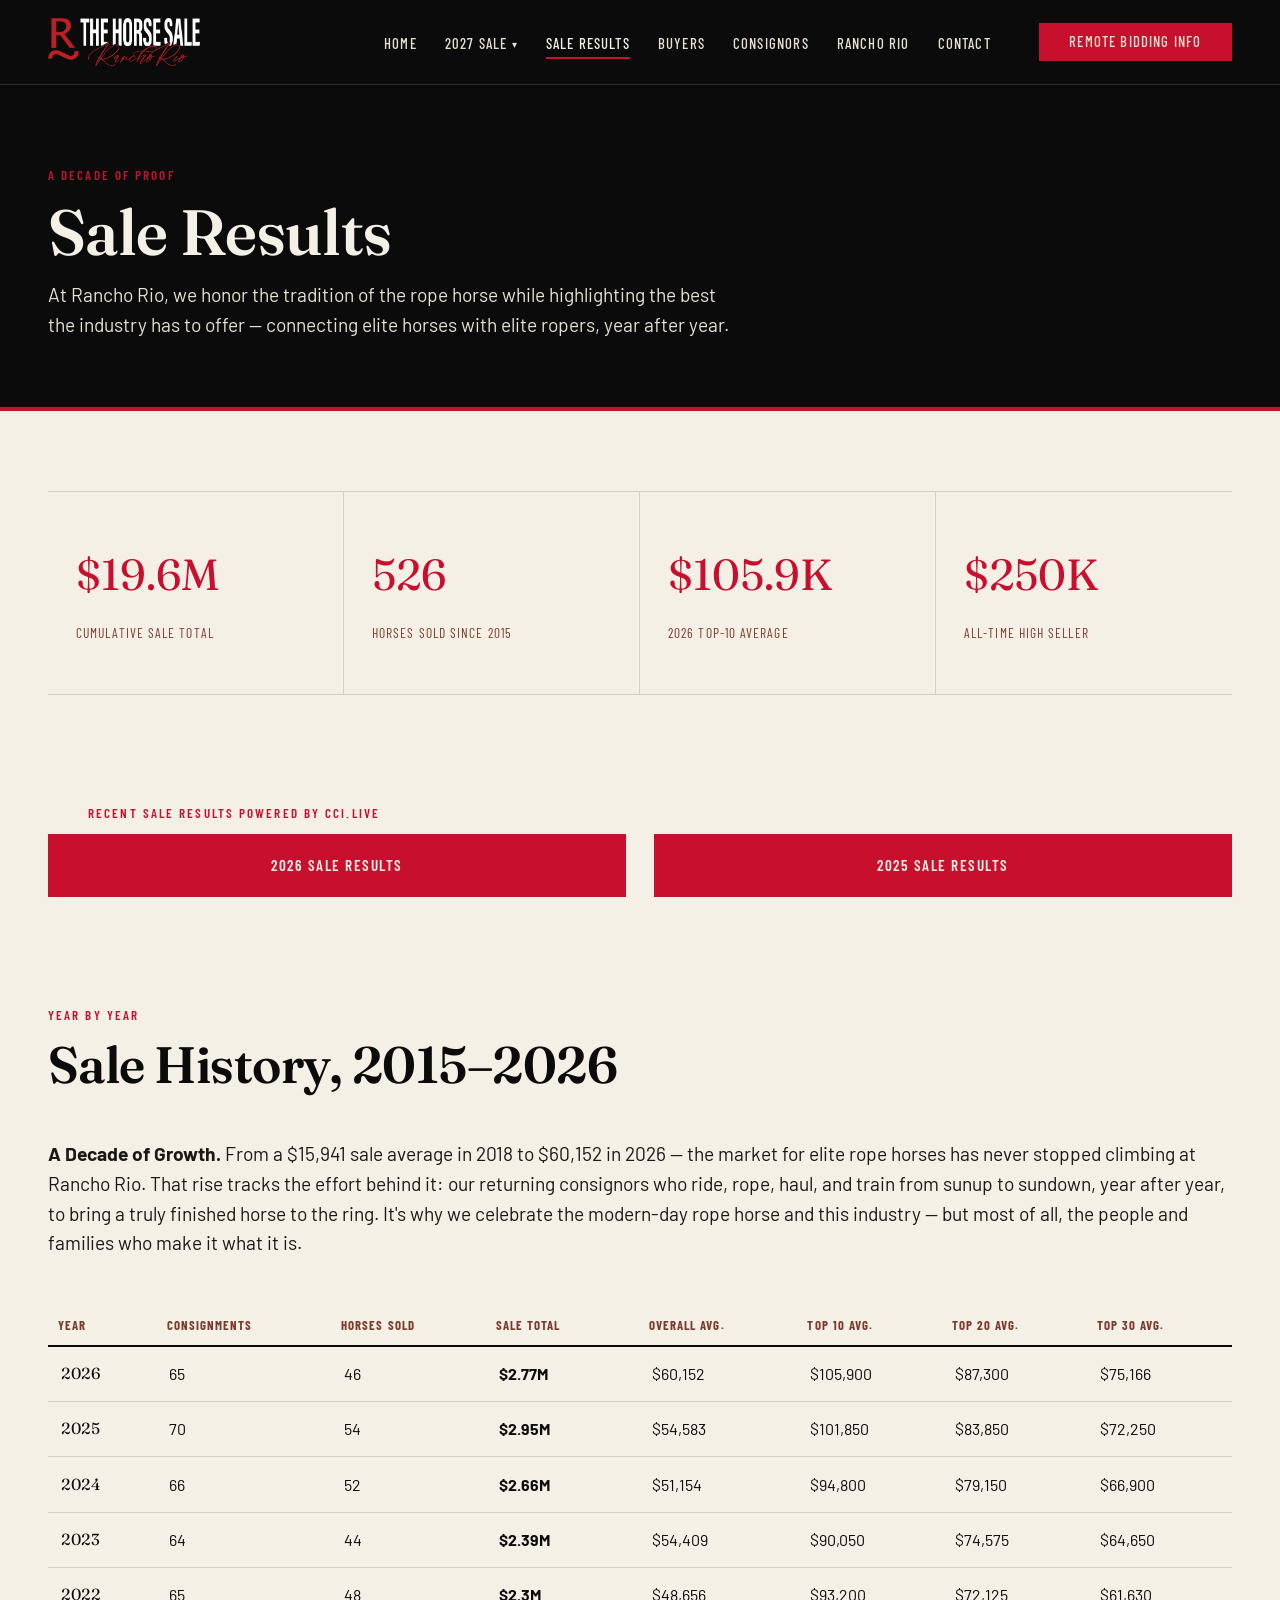
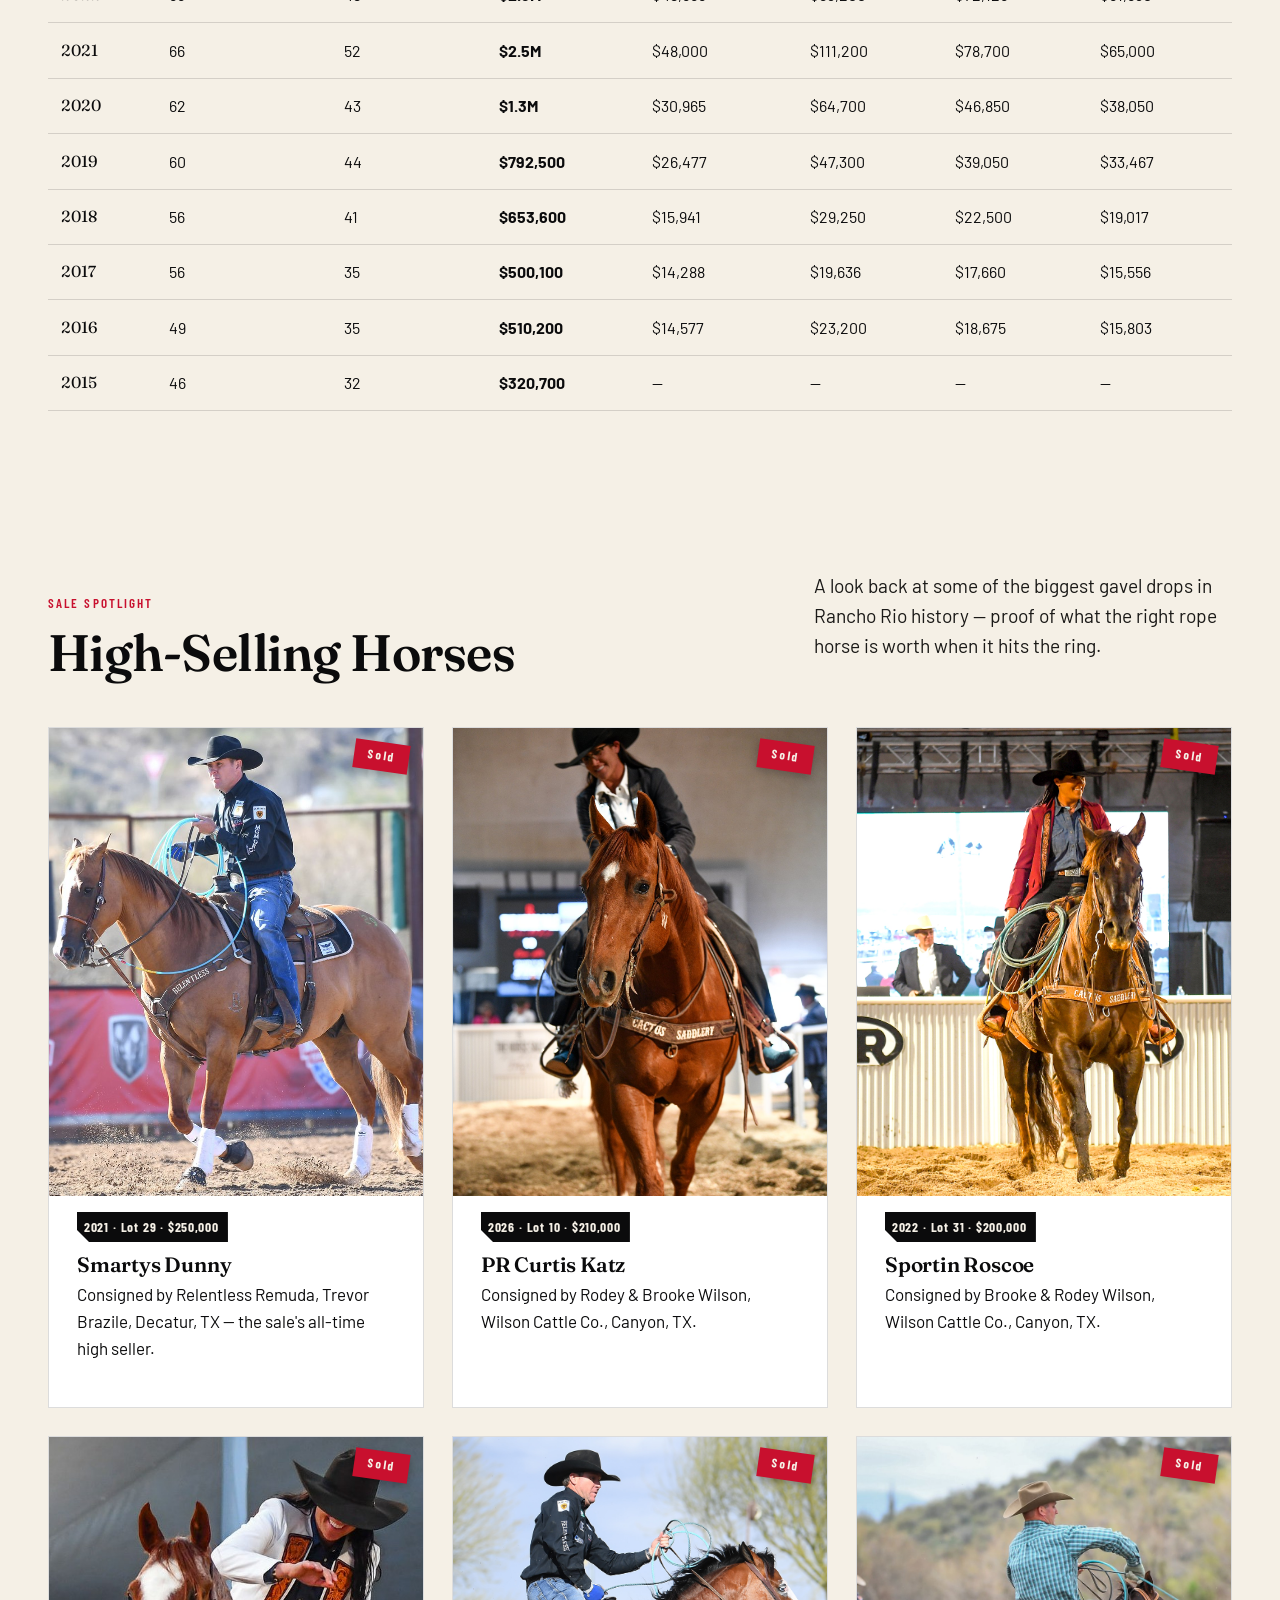
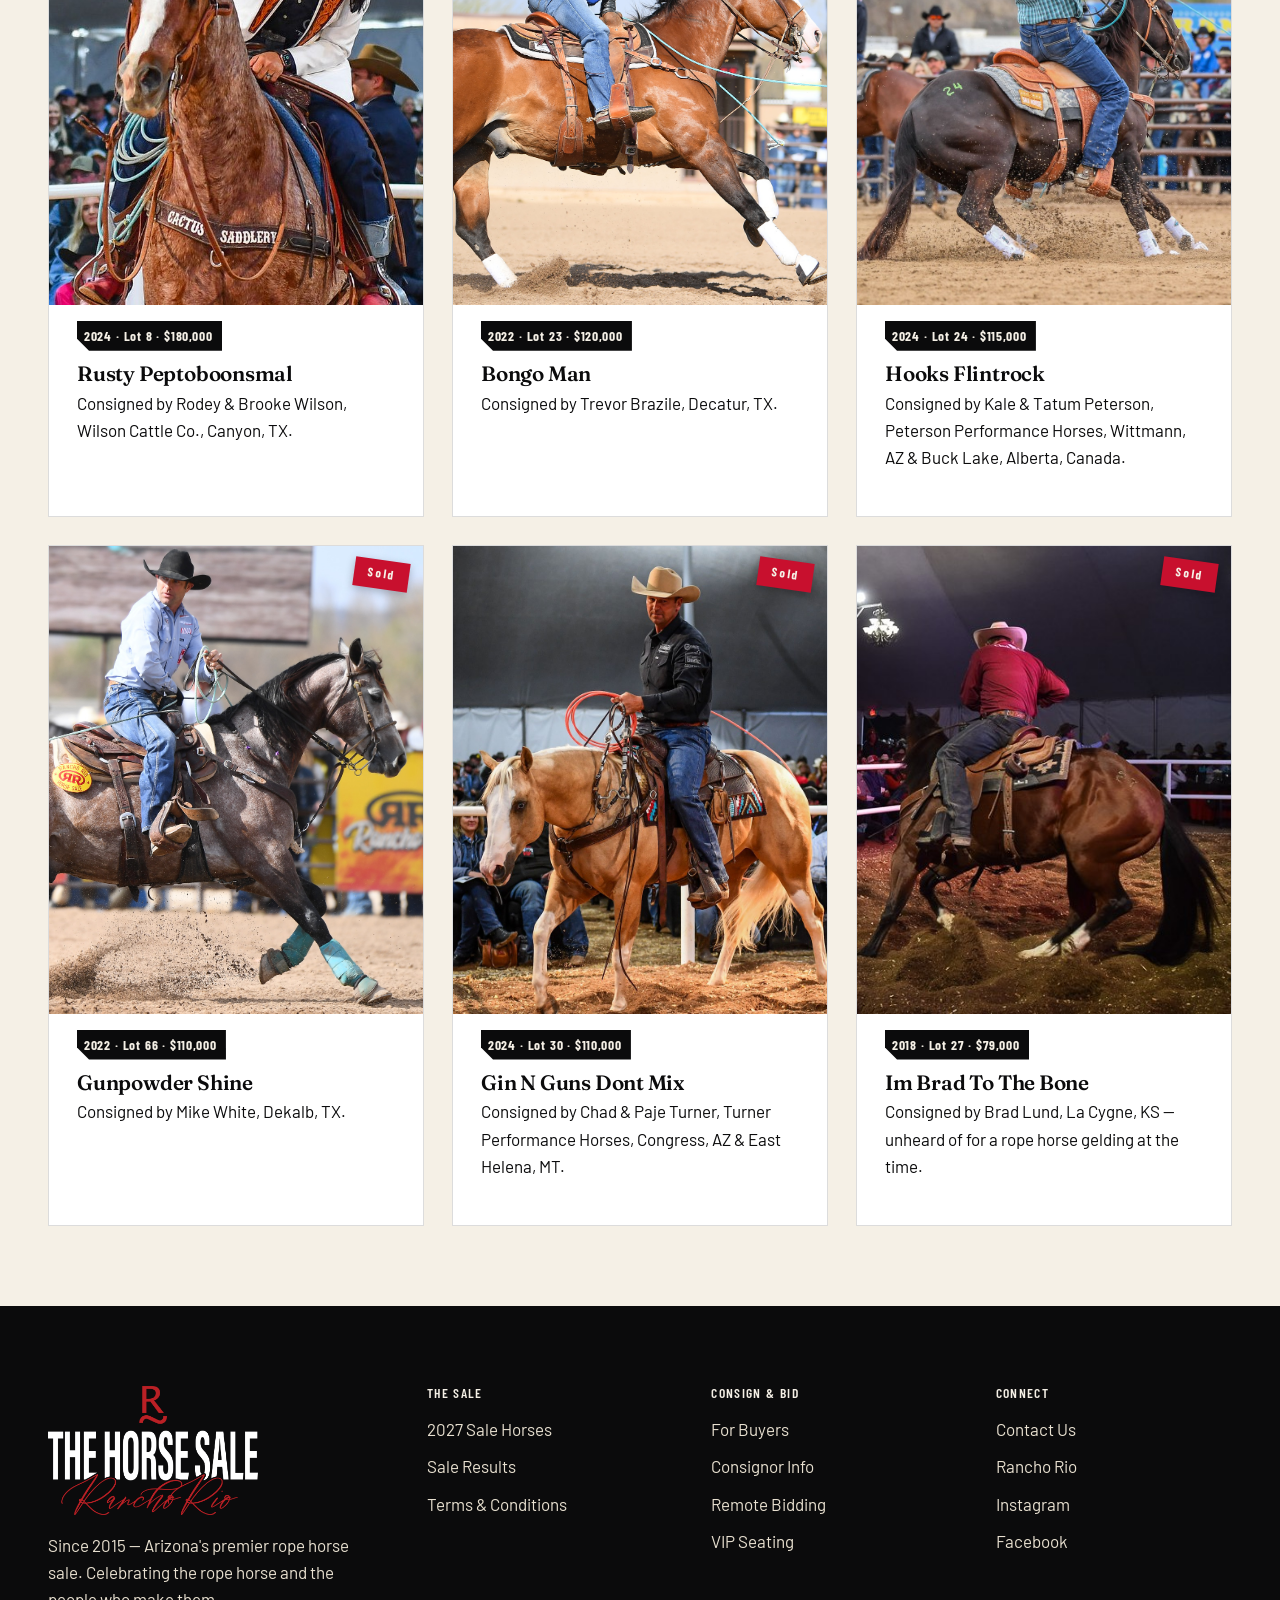
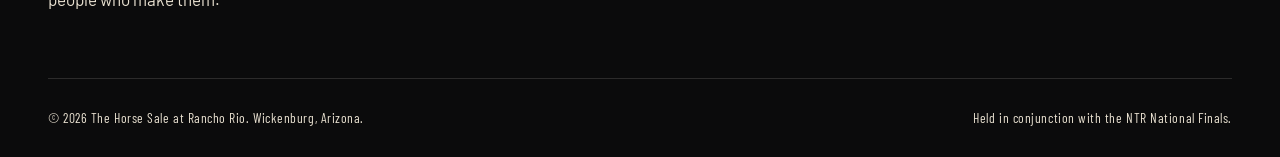
<file: results.html>
<!DOCTYPE html>
<html lang="en">
<head>
<meta charset="UTF-8">
<meta name="viewport" content="width=device-width, initial-scale=1.0">
<title>Sale Results | The Horse Sale at Rancho Rio</title>
<meta name="description" content="A decade of sale results from The Horse Sale at Rancho Rio — sale totals, averages, and high sellers from 2015 to present.">
<link rel="preconnect" href="https://fonts.googleapis.com">
<link rel="preconnect" href="https://fonts.gstatic.com" crossorigin>
<link href="https://fonts.googleapis.com/css2?family=Fraunces:ital,opsz,wght@0,9..144,500;0,9..144,600;0,9..144,700;1,9..144,500;1,9..144,600;1,9..144,700&family=Barlow+Condensed:wght@500;600;700&family=Barlow:wght@400;500;600&display=swap" rel="stylesheet">
<link rel="icon" href="favicon.ico" sizes="any">
<link rel="icon" type="image/png" sizes="32x32" href="favicon-32x32.png">
<link rel="icon" type="image/png" sizes="16x16" href="favicon-16x16.png">
<link rel="apple-touch-icon" href="apple-touch-icon.png">
<link rel="stylesheet" href="css/styles.css">
</head>
<body>

<header class="site-header">
  <div class="wrap">
    <a href="index.html" class="brand">
      <img src="assets/logo/rancho-rio-script-logo.png" alt="The Horse Sale at Rancho Rio" class="brand-mark">
    </a>
    <nav class="main-nav">
      <ul>
        <li><a href="index.html">Home</a></li>
        <li class="has-dropdown">
          <a href="sale-horses.html">2027 Sale</a>
          <ul class="dropdown-menu">
            <li><a href="sale-horses.html">Sale Horses</a></li>
            <li><a href="index.html#schedule">Schedule</a></li>
            <li><a href="live-stream.html">Live Stream</a></li>
            <li><a href="remote-bidding.html">Remote Bidding</a></li>
            <li><a href="#">VIP Seating</a></li>
          </ul>
        </li>
        <li><a href="results.html" aria-current="page">Sale Results</a></li>
        <li><a href="buyers.html">Buyers</a></li>
        <li><a href="consignors.html">Consignors</a></li>
        <li><a href="https://ranchorioaz.com">Rancho Rio</a></li>
        <li><a href="contact.html">Contact</a></li>
      </ul>
      <a href="remote-bidding.html" class="btn btn-primary">Remote Bidding Info</a>
    </nav>
    <button class="nav-toggle" aria-label="Menu">Menu</button>
  </div>
</header>

<div class="page-hero">
  <div class="wrap">
    <p class="eyebrow on-dark">A Decade of Proof</p>
    <h1>Sale Results</h1>
    <p class="lede" style="color:var(--bone-dim); margin-top:var(--space-2);">At Rancho Rio, we honor the tradition of the rope horse while highlighting the best the industry has to offer &mdash; connecting elite horses with elite ropers, year after year.</p>
  </div>
</div>

<section>
  <div class="wrap">
    <div class="stat-strip">
      <div class="stat"><span class="stat-num">$19.6M</span><span class="stat-label">Cumulative Sale Total</span></div>
      <div class="stat"><span class="stat-num">526</span><span class="stat-label">Horses Sold Since 2015</span></div>
      <div class="stat"><span class="stat-num">$105.9K</span><span class="stat-label">2026 Top-10 Average</span></div>
      <div class="stat"><span class="stat-num">$250K</span><span class="stat-label">All-Time High Seller</span></div>
    </div>
  </div>
</section>

<section style="padding:var(--space-3) 0;">
  <div class="wrap">
    <p class="eyebrow" style="text-align:center; margin-bottom:0.8em;">Recent Sale Results Powered by CCI.live</p>
    <div class="card-grid" style="grid-template-columns:repeat(2,1fr);">
      <a href="https://cci.auction/sale-results/4490" target="_blank" rel="noopener" class="btn btn-primary text-center" style="justify-content:center; padding:1.2em;">2026 Sale Results</a>
      <a href="https://cci.auction/sale-results/3605" target="_blank" rel="noopener" class="btn btn-primary text-center" style="justify-content:center; padding:1.2em;">2025 Sale Results</a>
    </div>
  </div>
</section>

<section>
  <div class="wrap">
    <div class="section-head">
      <div>
        <p class="eyebrow">Year by Year</p>
        <h2>Sale History, 2015&ndash;2026</h2>
      </div>
    </div>

    <p class="lede" style="max-width:none; margin-bottom:var(--space-4);"><strong>A Decade of Growth.</strong> From a $15,941 sale average in 2018 to $60,152 in 2026 &mdash; the market for elite rope horses has never stopped climbing at Rancho Rio. That rise tracks the effort behind it: our returning consignors who ride, rope, haul, and train from sunup to sundown, year after year, to bring a truly finished horse to the ring. It's why we celebrate the modern-day rope horse and this industry &mdash; but most of all, the people and families who make it what it is.</p>

    <div style="overflow-x:auto;">
      <table class="results-table">
        <thead>
          <tr>
            <th>Year</th>
            <th>Consignments</th>
            <th>Horses Sold</th>
            <th>Sale Total</th>
            <th>Overall Avg.</th>
            <th>Top 10 Avg.</th>
            <th>Top 20 Avg.</th>
            <th>Top 30 Avg.</th>
          </tr>
        </thead>
        <tbody>
          <tr>
            <td class="num">2026</td>
            <td>65</td>
            <td>46</td>
            <td><strong>$2.77M</strong></td>
            <td>$60,152</td>
            <td>$105,900</td>
            <td>$87,300</td>
            <td>$75,166</td>
          </tr>
          <tr>
            <td class="num">2025</td>
            <td>70</td>
            <td>54</td>
            <td><strong>$2.95M</strong></td>
            <td>$54,583</td>
            <td>$101,850</td>
            <td>$83,850</td>
            <td>$72,250</td>
          </tr>
          <tr>
            <td class="num">2024</td>
            <td>66</td>
            <td>52</td>
            <td><strong>$2.66M</strong></td>
            <td>$51,154</td>
            <td>$94,800</td>
            <td>$79,150</td>
            <td>$66,900</td>
          </tr>
          <tr>
            <td class="num">2023</td>
            <td>64</td>
            <td>44</td>
            <td><strong>$2.39M</strong></td>
            <td>$54,409</td>
            <td>$90,050</td>
            <td>$74,575</td>
            <td>$64,650</td>
          </tr>
          <tr>
            <td class="num">2022</td>
            <td>65</td>
            <td>48</td>
            <td><strong>$2.3M</strong></td>
            <td>$48,656</td>
            <td>$93,200</td>
            <td>$72,125</td>
            <td>$61,630</td>
          </tr>
          <tr>
            <td class="num">2021</td>
            <td>66</td>
            <td>52</td>
            <td><strong>$2.5M</strong></td>
            <td>$48,000</td>
            <td>$111,200</td>
            <td>$78,700</td>
            <td>$65,000</td>
          </tr>
          <tr>
            <td class="num">2020</td>
            <td>62</td>
            <td>43</td>
            <td><strong>$1.3M</strong></td>
            <td>$30,965</td>
            <td>$64,700</td>
            <td>$46,850</td>
            <td>$38,050</td>
          </tr>
          <tr>
            <td class="num">2019</td>
            <td>60</td>
            <td>44</td>
            <td><strong>$792,500</strong></td>
            <td>$26,477</td>
            <td>$47,300</td>
            <td>$39,050</td>
            <td>$33,467</td>
          </tr>
          <tr>
            <td class="num">2018</td>
            <td>56</td>
            <td>41</td>
            <td><strong>$653,600</strong></td>
            <td>$15,941</td>
            <td>$29,250</td>
            <td>$22,500</td>
            <td>$19,017</td>
          </tr>
          <tr>
            <td class="num">2017</td>
            <td>56</td>
            <td>35</td>
            <td><strong>$500,100</strong></td>
            <td>$14,288</td>
            <td>$19,636</td>
            <td>$17,660</td>
            <td>$15,556</td>
          </tr>
          <tr>
            <td class="num">2016</td>
            <td>49</td>
            <td>35</td>
            <td><strong>$510,200</strong></td>
            <td>$14,577</td>
            <td>$23,200</td>
            <td>$18,675</td>
            <td>$15,803</td>
          </tr>
          <tr>
            <td class="num">2015</td>
            <td>46</td>
            <td>32</td>
            <td><strong>$320,700</strong></td>
            <td>&mdash;</td>
            <td>&mdash;</td>
            <td>&mdash;</td>
            <td>&mdash;</td>
          </tr>
        </tbody>
      </table>
    </div>
  </div>
</section>

<section>
  <div class="wrap">
    <div class="section-head">
      <div>
        <p class="eyebrow">Sale Spotlight</p>
        <h2>High-Selling Horses</h2>
      </div>
      <p class="lede" style="max-width:38ch;">A look back at some of the biggest gavel drops in Rancho Rio history &mdash; proof of what the right rope horse is worth when it hits the ring.</p>
    </div>
    <div class="card-grid">
      <div class="card">
        <div class="card-media">
          <img src="assets/images/photography/sale-photo_lot29-smartys-dunny-2021.jpg" alt="Smartys Dunny in the sale ring at the 2021 Horse Sale at Rancho Rio">
          <span class="sold-stamp">Sold</span>
        </div>
        <div class="card-body">
          <span class="lot-tag">2021 &middot; Lot 29 &middot; $250,000</span>
          <h3 style="margin-top:0.6em;">Smartys Dunny</h3>
          <p>Consigned by Relentless Remuda, Trevor Brazile, Decatur, TX &mdash; the sale's all-time high seller.</p>
        </div>
      </div>
      <div class="card">
        <div class="card-media">
          <img src="assets/images/photography/sale-photo_lot10-pr-curtis-katz-2026.jpg" alt="PR Curtis Katz at the 2026 Horse Sale at Rancho Rio">
          <span class="sold-stamp">Sold</span>
        </div>
        <div class="card-body">
          <span class="lot-tag">2026 &middot; Lot 10 &middot; $210,000</span>
          <h3 style="margin-top:0.6em;">PR Curtis Katz</h3>
          <p>Consigned by Rodey &amp; Brooke Wilson, Wilson Cattle Co., Canyon, TX.</p>
        </div>
      </div>
      <div class="card">
        <div class="card-media">
          <img src="assets/images/gallery/2022_lot31_sportin-roscoe_200k.jpg" alt="Sportin Roscoe, &quot;South Point,&quot; in the sale ring at the 2022 Horse Sale at Rancho Rio" style="object-position:68% center;">
          <span class="sold-stamp">Sold</span>
        </div>
        <div class="card-body">
          <span class="lot-tag">2022 &middot; Lot 31 &middot; $200,000</span>
          <h3 style="margin-top:0.6em;">Sportin Roscoe</h3>
          <p>Consigned by Brooke &amp; Rodey Wilson, Wilson Cattle Co., Canyon, TX.</p>
        </div>
      </div>
      <div class="card">
        <div class="card-media">
          <img src="assets/images/gallery/2024_lot8_rusty-peptoboonsmal_180k.jpg" alt="Rusty Peptoboonsmal in the sale ring at the 2024 Horse Sale at Rancho Rio">
          <span class="sold-stamp">Sold</span>
        </div>
        <div class="card-body">
          <span class="lot-tag">2024 &middot; Lot 8 &middot; $180,000</span>
          <h3 style="margin-top:0.6em;">Rusty Peptoboonsmal</h3>
          <p>Consigned by Rodey &amp; Brooke Wilson, Wilson Cattle Co., Canyon, TX.</p>
        </div>
      </div>
      <div class="card">
        <div class="card-media">
          <img src="assets/images/gallery/2022_lot23_bongo-man_120k.jpg" alt="Bongo Man in the sale ring at the 2022 Horse Sale at Rancho Rio">
          <span class="sold-stamp">Sold</span>
        </div>
        <div class="card-body">
          <span class="lot-tag">2022 &middot; Lot 23 &middot; $120,000</span>
          <h3 style="margin-top:0.6em;">Bongo Man</h3>
          <p>Consigned by Trevor Brazile, Decatur, TX.</p>
        </div>
      </div>
      <div class="card">
        <div class="card-media">
          <img src="assets/images/gallery/2024_lot24_hooks-flintrock_115k.jpg" alt="Hooks Flintrock in the sale ring at the 2024 Horse Sale at Rancho Rio">
          <span class="sold-stamp">Sold</span>
        </div>
        <div class="card-body">
          <span class="lot-tag">2024 &middot; Lot 24 &middot; $115,000</span>
          <h3 style="margin-top:0.6em;">Hooks Flintrock</h3>
          <p>Consigned by Kale &amp; Tatum Peterson, Peterson Performance Horses, Wittmann, AZ &amp; Buck Lake, Alberta, Canada.</p>
        </div>
      </div>
      <div class="card">
        <div class="card-media">
          <img src="assets/images/gallery/2022_lot66_gunpowder-shine_110k.jpg" alt="Gunpowder Shine in the sale ring at the 2022 Horse Sale at Rancho Rio" style="object-position:88% center;">
          <span class="sold-stamp">Sold</span>
        </div>
        <div class="card-body">
          <span class="lot-tag">2022 &middot; Lot 66 &middot; $110,000</span>
          <h3 style="margin-top:0.6em;">Gunpowder Shine</h3>
          <p>Consigned by Mike White, Dekalb, TX.</p>
        </div>
      </div>
      <div class="card">
        <div class="card-media">
          <img src="assets/images/gallery/2024_lot30_gin-n-guns-dont-mix_110k.jpg" alt="Gin N Guns Dont Mix in the sale ring at the 2024 Horse Sale at Rancho Rio">
          <span class="sold-stamp">Sold</span>
        </div>
        <div class="card-body">
          <span class="lot-tag">2024 &middot; Lot 30 &middot; $110,000</span>
          <h3 style="margin-top:0.6em;">Gin N Guns Dont Mix</h3>
          <p>Consigned by Chad &amp; Paje Turner, Turner Performance Horses, Congress, AZ &amp; East Helena, MT.</p>
        </div>
      </div>
      <div class="card">
        <div class="card-media">
          <img src="assets/images/photography/sale-photo_lot27-im-brad-to-the-bone-2018.jpg" alt="Im Brad To The Bone in the sale ring at the 2018 Horse Sale at Rancho Rio">
          <span class="sold-stamp">Sold</span>
        </div>
        <div class="card-body">
          <span class="lot-tag">2018 &middot; Lot 27 &middot; $79,000</span>
          <h3 style="margin-top:0.6em;">Im Brad To The Bone</h3>
          <p>Consigned by Brad Lund, La Cygne, KS &mdash; unheard of for a rope horse gelding at the time.</p>
        </div>
      </div>
    </div>
  </div>
</section>


<footer class="site-footer">
  <div class="wrap">
    <div class="footer-grid">
      <div>
        <img src="assets/logo/rancho-rio-full-logo_white.png" alt="The Horse Sale at Rancho Rio" style="width:210px; margin-bottom:1em;">
        <p style="color:var(--bone-dim); max-width:32ch;">Since 2015 &mdash; Arizona's premier rope horse sale. Celebrating the rope horse and the people who make them.</p>
      </div>
      <div>
        <h4>The Sale</h4>
        <ul>
          <li><a href="sale-horses.html">2027 Sale Horses</a></li>
          <li><a href="results.html">Sale Results</a></li>
          <li><a href="terms.html">Terms &amp; Conditions</a></li>
        </ul>
      </div>
      <div>
        <h4>Consign &amp; Bid</h4>
        <ul>
          <li><a href="buyers.html">For Buyers</a></li>
          <li><a href="consignors.html">Consignor Info</a></li>
          <li><a href="remote-bidding.html">Remote Bidding</a></li>
          <li><a href="#">VIP Seating</a></li>
        </ul>
      </div>
      <div>
        <h4>Connect</h4>
        <ul>
          <li><a href="contact.html">Contact Us</a></li>
          <li><a href="https://ranchorioaz.com">Rancho Rio</a></li>
          <li><a href="https://www.instagram.com/ranchorioaz" target="_blank" rel="noopener">Instagram</a></li>
          <li><a href="https://www.facebook.com/RanchoRio" target="_blank" rel="noopener">Facebook</a></li>
        </ul>
      </div>
    </div>
    <div class="footer-bottom">
      <span>&copy; 2026 The Horse Sale at Rancho Rio. Wickenburg, Arizona.</span>
      <span>Held in conjunction with the NTR National Finals.</span>
    </div>
  </div>
</footer>

<script src="js/nav.js"></script>
</body>
</html>
</file>
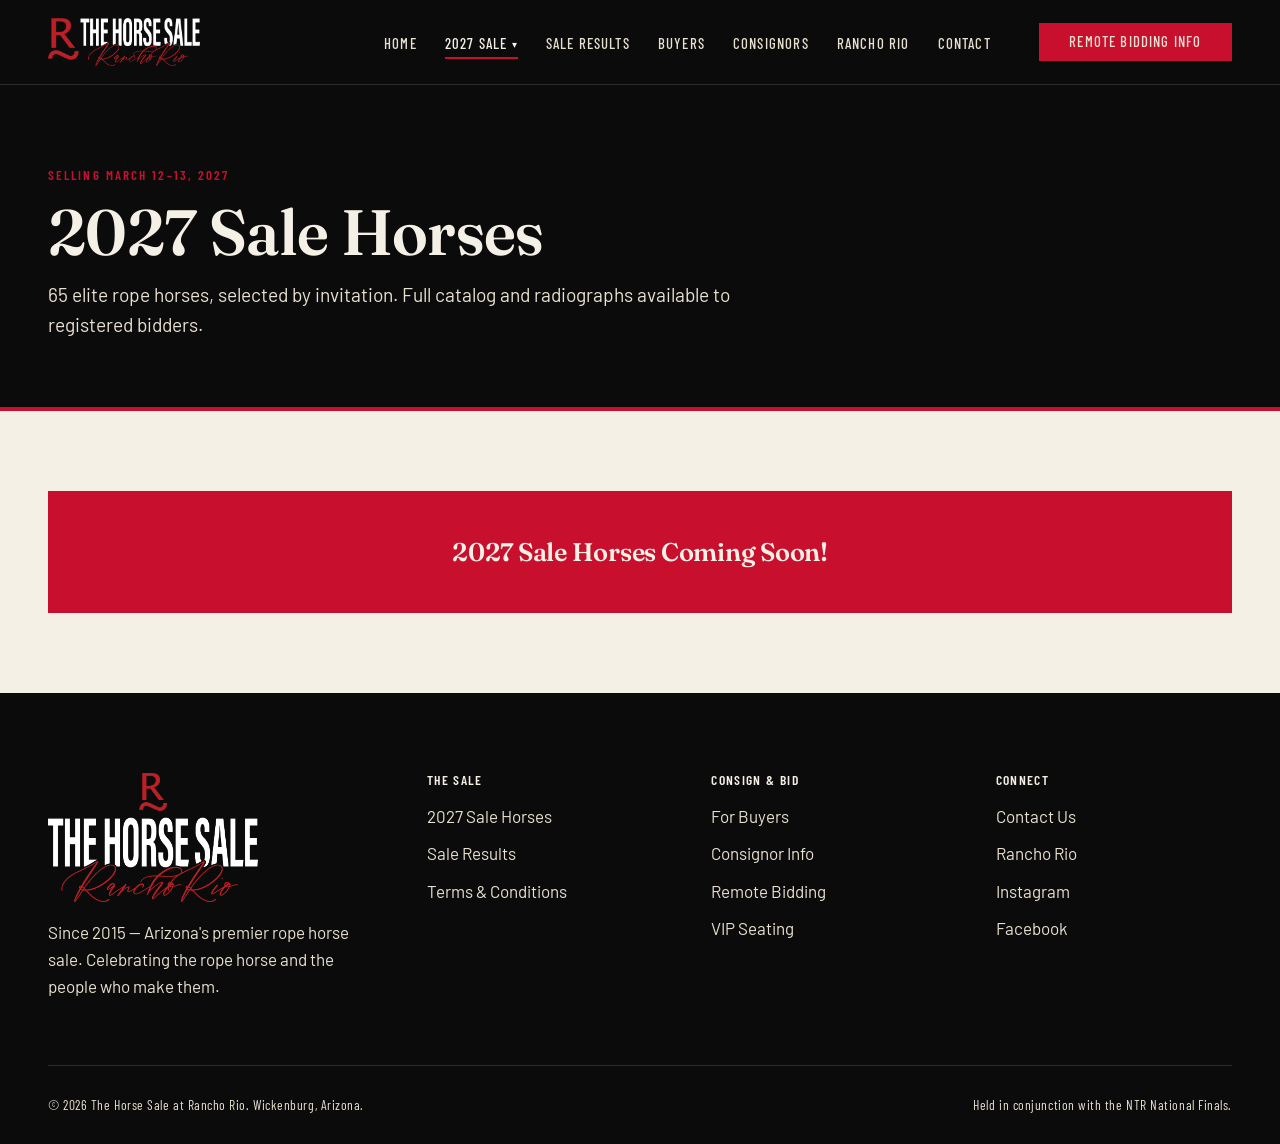
<file: sale-horses.html>
<!DOCTYPE html>
<html lang="en">
<head>
<meta charset="UTF-8">
<meta name="viewport" content="width=device-width, initial-scale=1.0">
<title>2027 Sale Horses | The Horse Sale at Rancho Rio</title>
<meta name="description" content="Browse the catalog of horses selected for the 2027 Horse Sale at Rancho Rio.">
<link rel="preconnect" href="https://fonts.googleapis.com">
<link rel="preconnect" href="https://fonts.gstatic.com" crossorigin>
<link href="https://fonts.googleapis.com/css2?family=Fraunces:ital,opsz,wght@0,9..144,500;0,9..144,600;0,9..144,700;1,9..144,500;1,9..144,600;1,9..144,700&family=Barlow+Condensed:wght@500;600;700&family=Barlow:wght@400;500;600&display=swap" rel="stylesheet">
<link rel="icon" href="favicon.ico" sizes="any">
<link rel="icon" type="image/png" sizes="32x32" href="favicon-32x32.png">
<link rel="icon" type="image/png" sizes="16x16" href="favicon-16x16.png">
<link rel="apple-touch-icon" href="apple-touch-icon.png">
<link rel="stylesheet" href="css/styles.css">
</head>
<body>

<header class="site-header">
  <div class="wrap">
    <a href="index.html" class="brand">
      <img src="assets/logo/rancho-rio-script-logo.png" alt="The Horse Sale at Rancho Rio" class="brand-mark">
    </a>
    <nav class="main-nav">
      <ul>
        <li><a href="index.html">Home</a></li>
        <li class="has-dropdown">
          <a href="sale-horses.html" aria-current="page">2027 Sale</a>
          <ul class="dropdown-menu">
            <li><a href="sale-horses.html" aria-current="page">Sale Horses</a></li>
            <li><a href="index.html#schedule">Schedule</a></li>
            <li><a href="live-stream.html">Live Stream</a></li>
            <li><a href="remote-bidding.html">Remote Bidding</a></li>
            <li><a href="#">VIP Seating</a></li>
          </ul>
        </li>
        <li><a href="results.html">Sale Results</a></li>
        <li><a href="buyers.html">Buyers</a></li>
        <li><a href="consignors.html">Consignors</a></li>
        <li><a href="https://ranchorioaz.com">Rancho Rio</a></li>
        <li><a href="contact.html">Contact</a></li>
      </ul>
      <a href="remote-bidding.html" class="btn btn-primary">Remote Bidding Info</a>
    </nav>
    <button class="nav-toggle" aria-label="Menu">Menu</button>
  </div>
</header>

<div class="page-hero">
  <div class="wrap">
    <p class="eyebrow on-dark">Selling March 12&ndash;13, 2027</p>
    <h1>2027 Sale Horses</h1>
    <p class="lede" style="color:var(--bone-dim); margin-top:var(--space-2);">65 elite rope horses, selected by invitation. Full catalog and radiographs available to registered bidders.</p>
  </div>
</div>

<section>
  <div class="wrap">
    <div class="card" style="border:none; background:var(--red); color:var(--bone); padding:var(--space-4); text-align:center;">
      <h2 style="color:var(--bone); margin:0;">2027 Sale Horses Coming Soon!</h2>
    </div>
  </div>
</section>

<footer class="site-footer">
  <div class="wrap">
    <div class="footer-grid">
      <div>
        <img src="assets/logo/rancho-rio-full-logo_white.png" alt="The Horse Sale at Rancho Rio" style="width:210px; margin-bottom:1em;">
        <p style="color:var(--bone-dim); max-width:32ch;">Since 2015 &mdash; Arizona's premier rope horse sale. Celebrating the rope horse and the people who make them.</p>
      </div>
      <div>
        <h4>The Sale</h4>
        <ul>
          <li><a href="sale-horses.html">2027 Sale Horses</a></li>
          <li><a href="results.html">Sale Results</a></li>
          <li><a href="terms.html">Terms &amp; Conditions</a></li>
        </ul>
      </div>
      <div>
        <h4>Consign &amp; Bid</h4>
        <ul>
          <li><a href="buyers.html">For Buyers</a></li>
          <li><a href="consignors.html">Consignor Info</a></li>
          <li><a href="remote-bidding.html">Remote Bidding</a></li>
          <li><a href="#">VIP Seating</a></li>
        </ul>
      </div>
      <div>
        <h4>Connect</h4>
        <ul>
          <li><a href="contact.html">Contact Us</a></li>
          <li><a href="https://ranchorioaz.com">Rancho Rio</a></li>
          <li><a href="https://www.instagram.com/ranchorioaz" target="_blank" rel="noopener">Instagram</a></li>
          <li><a href="https://www.facebook.com/RanchoRio" target="_blank" rel="noopener">Facebook</a></li>
        </ul>
      </div>
    </div>
    <div class="footer-bottom">
      <span>&copy; 2026 The Horse Sale at Rancho Rio. Wickenburg, Arizona.</span>
      <span>Held in conjunction with the NTR National Finals.</span>
    </div>
  </div>
</footer>

<script src="js/nav.js"></script>
</body>
</html>
</file>
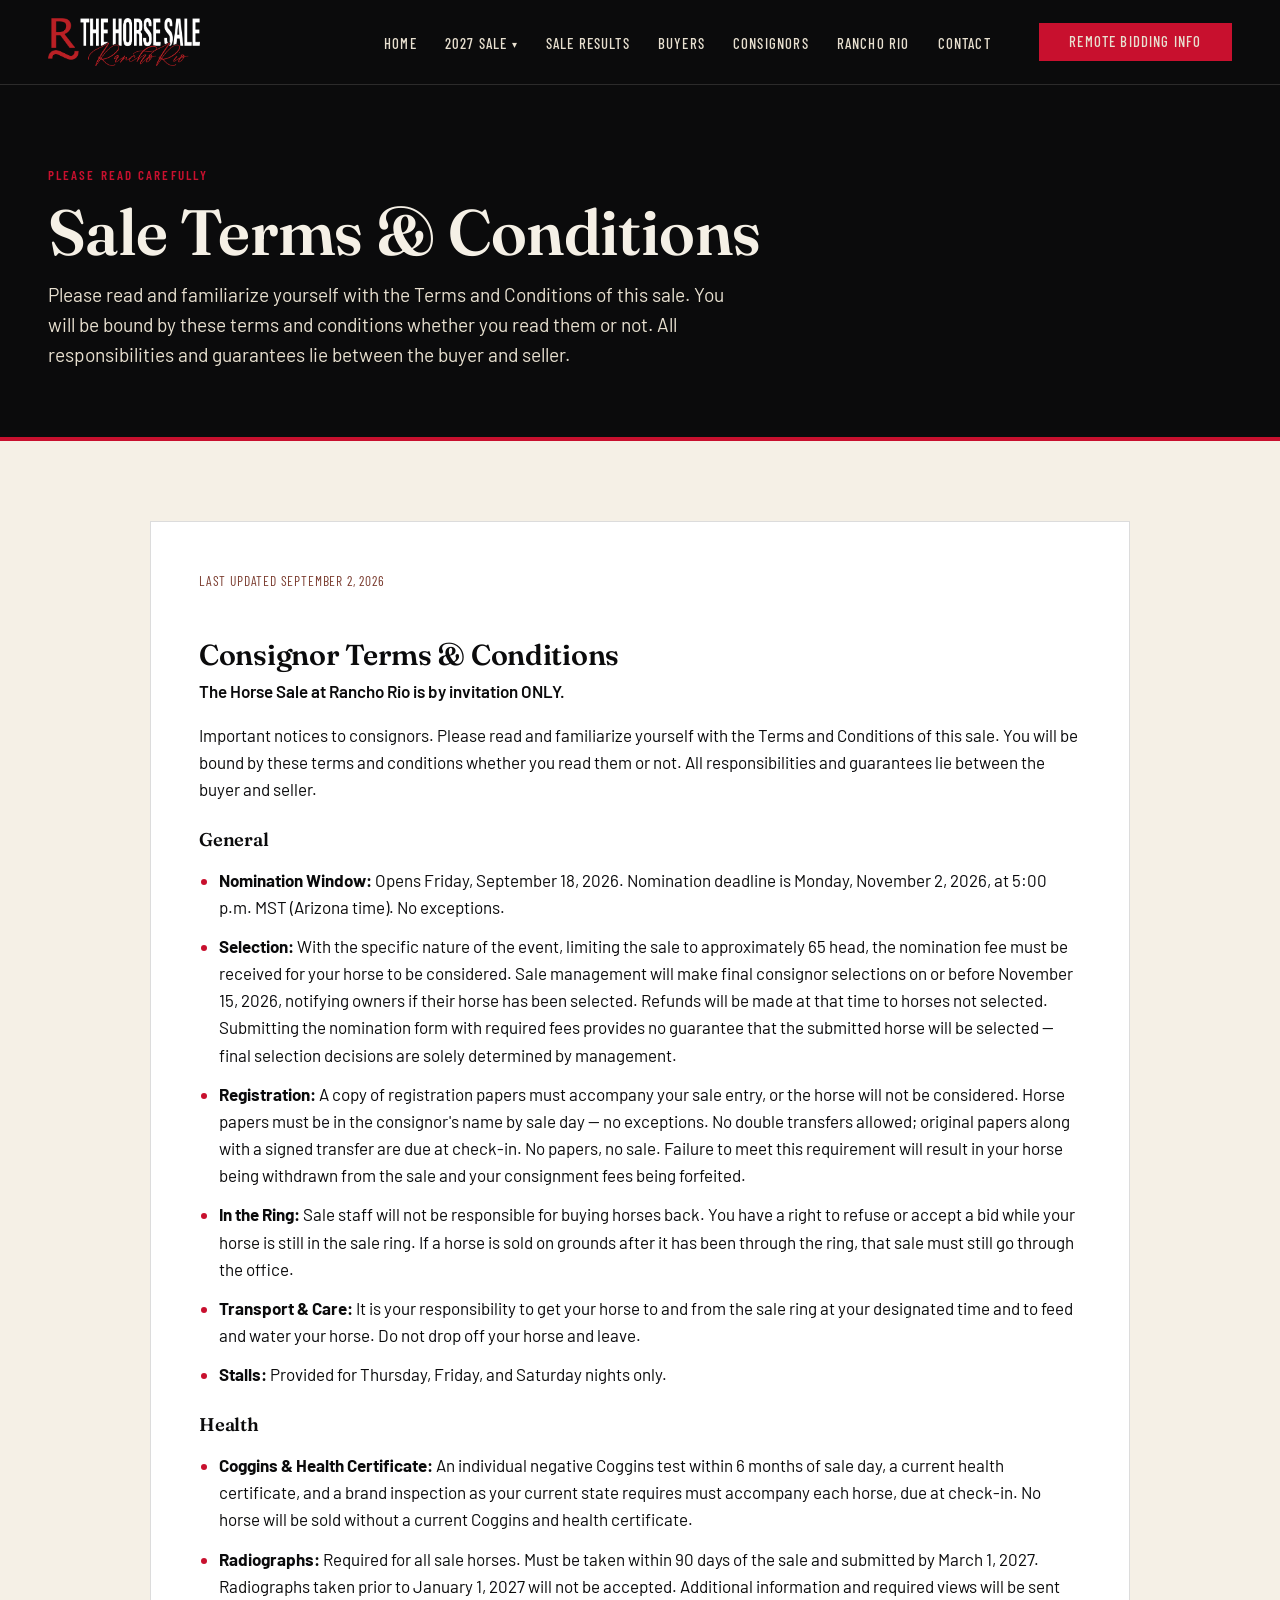
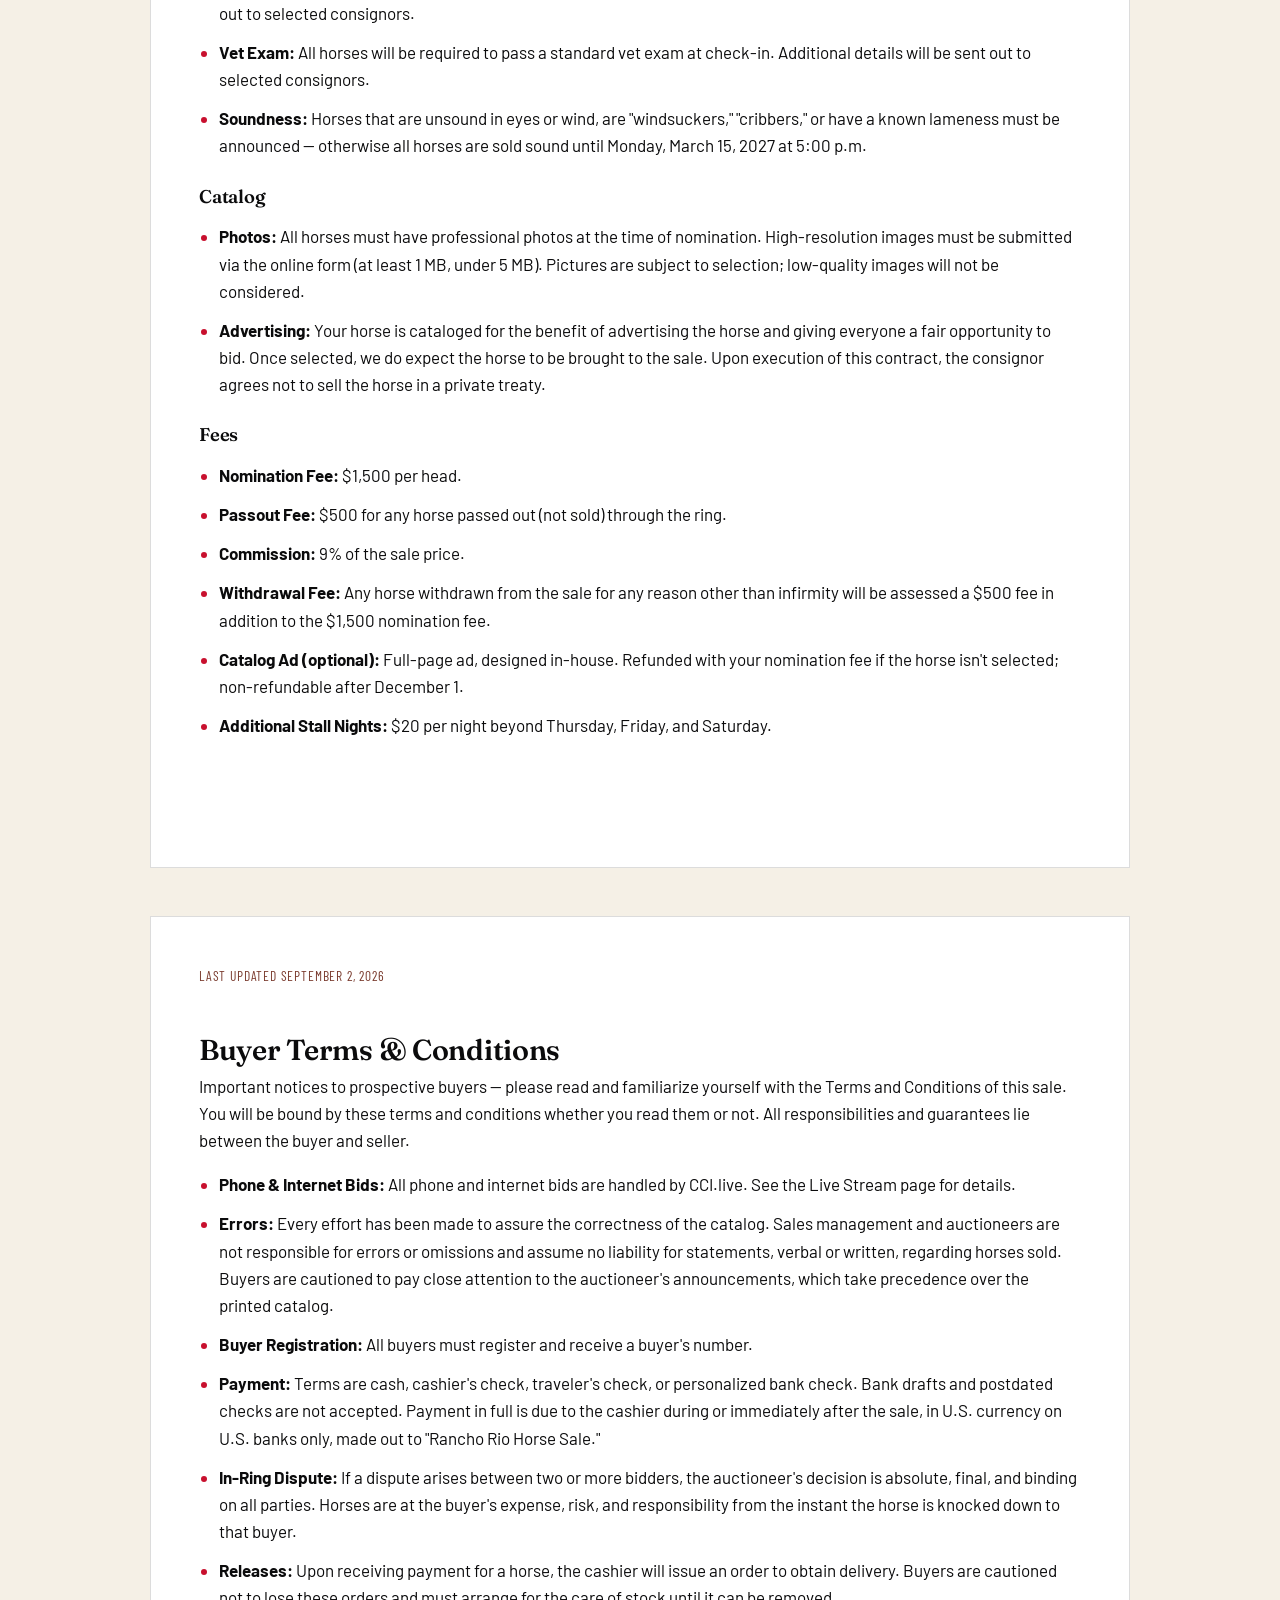
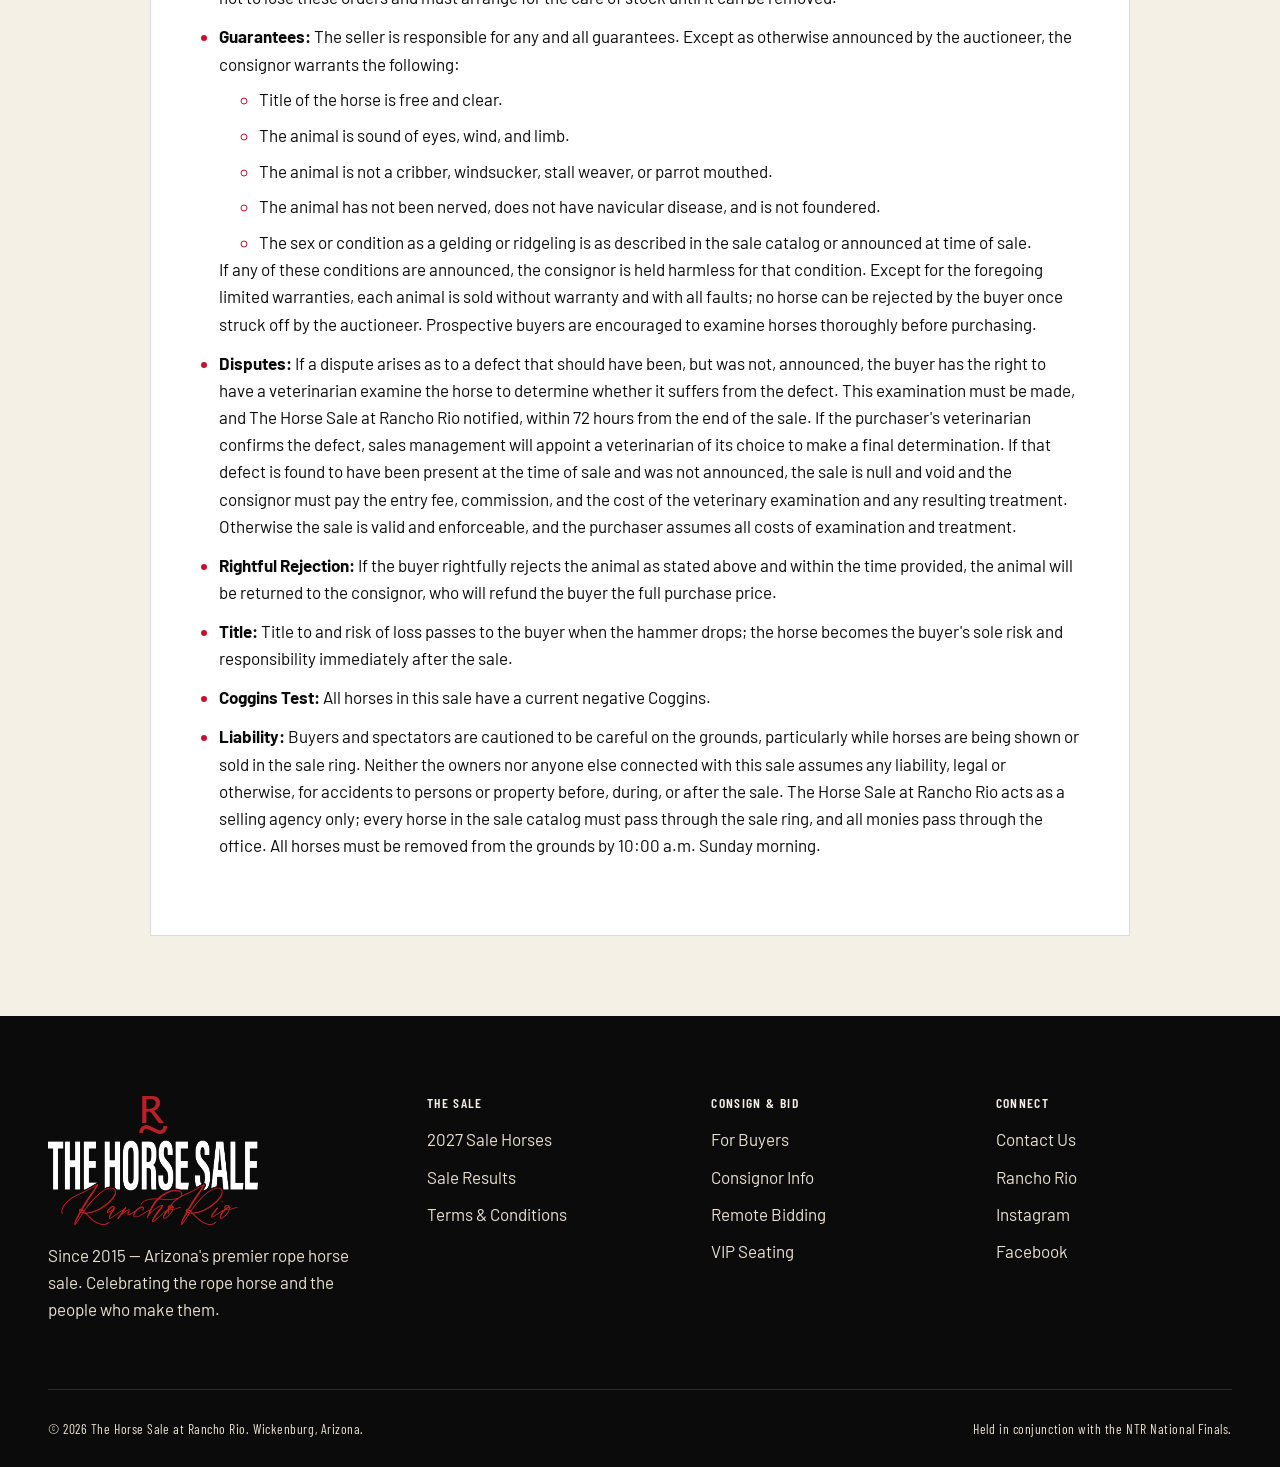
<file: terms.html>
<!DOCTYPE html>
<html lang="en">
<head>
<meta charset="UTF-8">
<meta name="viewport" content="width=device-width, initial-scale=1.0">
<title>Sale Terms &amp; Conditions | The Horse Sale at Rancho Rio</title>
<meta name="description" content="Official terms and conditions for The Horse Sale at Rancho Rio.">
<link rel="preconnect" href="https://fonts.googleapis.com">
<link rel="preconnect" href="https://fonts.gstatic.com" crossorigin>
<link href="https://fonts.googleapis.com/css2?family=Fraunces:ital,opsz,wght@0,9..144,500;0,9..144,600;0,9..144,700;1,9..144,500;1,9..144,600;1,9..144,700&family=Barlow+Condensed:wght@500;600;700&family=Barlow:wght@400;500;600&display=swap" rel="stylesheet">
<link rel="icon" href="favicon.ico" sizes="any">
<link rel="icon" type="image/png" sizes="32x32" href="favicon-32x32.png">
<link rel="icon" type="image/png" sizes="16x16" href="favicon-16x16.png">
<link rel="apple-touch-icon" href="apple-touch-icon.png">
<link rel="stylesheet" href="css/styles.css">
</head>
<body>

<header class="site-header">
  <div class="wrap">
    <a href="index.html" class="brand">
      <img src="assets/logo/rancho-rio-script-logo.png" alt="The Horse Sale at Rancho Rio" class="brand-mark">
    </a>
    <nav class="main-nav">
      <ul>
        <li><a href="index.html">Home</a></li>
        <li class="has-dropdown">
          <a href="sale-horses.html">2027 Sale</a>
          <ul class="dropdown-menu">
            <li><a href="sale-horses.html">Sale Horses</a></li>
            <li><a href="index.html#schedule">Schedule</a></li>
            <li><a href="live-stream.html">Live Stream</a></li>
            <li><a href="remote-bidding.html">Remote Bidding</a></li>
            <li><a href="#">VIP Seating</a></li>
          </ul>
        </li>
        <li><a href="results.html">Sale Results</a></li>
        <li><a href="buyers.html">Buyers</a></li>
        <li><a href="consignors.html">Consignors</a></li>
        <li><a href="https://ranchorioaz.com">Rancho Rio</a></li>
        <li><a href="contact.html">Contact</a></li>
      </ul>
      <a href="remote-bidding.html" class="btn btn-primary">Remote Bidding Info</a>
    </nav>
    <button class="nav-toggle" aria-label="Menu">Menu</button>
  </div>
</header>

<div class="page-hero">
  <div class="wrap">
    <p class="eyebrow on-dark">Please Read Carefully</p>
    <h1>Sale Terms &amp; Conditions</h1>
    <p class="lede" style="color:var(--bone-dim); margin-top:var(--space-2);">Please read and familiarize yourself with the Terms and Conditions of this sale. You will be bound by these terms and conditions whether you read them or not. All responsibilities and guarantees lie between the buyer and seller.</p>
  </div>
</div>

<section>
  <div class="wrap">
   <div class="card legal-content" style="max-width:980px; margin:0 auto var(--space-4); padding:var(--space-4);">
    <p style="font-family:var(--font-label); text-transform:uppercase; letter-spacing:0.06em; font-size:0.85rem; color:var(--rust); margin-bottom:var(--space-4);">Last updated September 2, 2026</p>

    <h2 style="font-size:1.8rem; margin-bottom:0.3em;">Consignor Terms &amp; Conditions</h2>
    <p style="font-weight:600;">The Horse Sale at Rancho Rio is by invitation ONLY.</p>
    <p>Important notices to consignors. Please read and familiarize yourself with the Terms and Conditions of this sale. You will be bound by these terms and conditions whether you read them or not. All responsibilities and guarantees lie between the buyer and seller.</p>

    <h3 style="font-size:1.15rem; margin:1.5em 0 0.4em;">General</h3>
    <ul style="padding-left:1.2em; margin-bottom:var(--space-3);">
      <li><strong>Nomination Window:</strong> Opens Friday, September 18, 2026. Nomination deadline is Monday, November 2, 2026, at 5:00 p.m. MST (Arizona time). No exceptions.</li>
      <li><strong>Selection:</strong> With the specific nature of the event, limiting the sale to approximately 65 head, the nomination fee must be received for your horse to be considered. Sale management will make final consignor selections on or before November 15, 2026, notifying owners if their horse has been selected. Refunds will be made at that time to horses not selected. Submitting the nomination form with required fees provides no guarantee that the submitted horse will be selected &mdash; final selection decisions are solely determined by management.</li>
      <li><strong>Registration:</strong> A copy of registration papers must accompany your sale entry, or the horse will not be considered. Horse papers must be in the consignor's name by sale day &mdash; no exceptions. No double transfers allowed; original papers along with a signed transfer are due at check-in. No papers, no sale. Failure to meet this requirement will result in your horse being withdrawn from the sale and your consignment fees being forfeited.</li>
      <li><strong>In the Ring:</strong> Sale staff will not be responsible for buying horses back. You have a right to refuse or accept a bid while your horse is still in the sale ring. If a horse is sold on grounds after it has been through the ring, that sale must still go through the office.</li>
      <li><strong>Transport &amp; Care:</strong> It is your responsibility to get your horse to and from the sale ring at your designated time and to feed and water your horse. Do not drop off your horse and leave.</li>
      <li><strong>Stalls:</strong> Provided for Thursday, Friday, and Saturday nights only.</li>
    </ul>

    <h3 style="font-size:1.15rem; margin:1.5em 0 0.4em;">Health</h3>
    <ul style="padding-left:1.2em; margin-bottom:var(--space-3);">
      <li><strong>Coggins &amp; Health Certificate:</strong> An individual negative Coggins test within 6 months of sale day, a current health certificate, and a brand inspection as your current state requires must accompany each horse, due at check-in. No horse will be sold without a current Coggins and health certificate.</li>
      <li><strong>Radiographs:</strong> Required for all sale horses. Must be taken within 90 days of the sale and submitted by March 1, 2027. Radiographs taken prior to January 1, 2027 will not be accepted. Additional information and required views will be sent out to selected consignors.</li>
      <li><strong>Vet Exam:</strong> All horses will be required to pass a standard vet exam at check-in. Additional details will be sent out to selected consignors.</li>
      <li><strong>Soundness:</strong> Horses that are unsound in eyes or wind, are "windsuckers," "cribbers," or have a known lameness must be announced &mdash; otherwise all horses are sold sound until Monday, March 15, 2027 at 5:00 p.m.</li>
    </ul>

    <h3 style="font-size:1.15rem; margin:1.5em 0 0.4em;">Catalog</h3>
    <ul style="padding-left:1.2em; margin-bottom:var(--space-3);">
      <li><strong>Photos:</strong> All horses must have professional photos at the time of nomination. High-resolution images must be submitted via the online form (at least 1 MB, under 5 MB). Pictures are subject to selection; low-quality images will not be considered.</li>
      <li><strong>Advertising:</strong> Your horse is cataloged for the benefit of advertising the horse and giving everyone a fair opportunity to bid. Once selected, we do expect the horse to be brought to the sale. Upon execution of this contract, the consignor agrees not to sell the horse in a private treaty.</li>
    </ul>

    <h3 style="font-size:1.15rem; margin:1.5em 0 0.4em;">Fees</h3>
    <ul style="padding-left:1.2em; margin-bottom:var(--space-5);">
      <li><strong>Nomination Fee:</strong> $1,500 per head.</li>
      <li><strong>Passout Fee:</strong> $500 for any horse passed out (not sold) through the ring.</li>
      <li><strong>Commission:</strong> 9% of the sale price.</li>
      <li><strong>Withdrawal Fee:</strong> Any horse withdrawn from the sale for any reason other than infirmity will be assessed a $500 fee in addition to the $1,500 nomination fee.</li>
      <li><strong>Catalog Ad (optional):</strong> Full-page ad, designed in-house. Refunded with your nomination fee if the horse isn't selected; non-refundable after December 1.</li>
      <li><strong>Additional Stall Nights:</strong> $20 per night beyond Thursday, Friday, and Saturday.</li>
    </ul>
   </div>

   <div class="card legal-content" style="max-width:980px; margin:0 auto; padding:var(--space-4);">
    <p style="font-family:var(--font-label); text-transform:uppercase; letter-spacing:0.06em; font-size:0.85rem; color:var(--rust); margin-bottom:var(--space-4);">Last updated September 2, 2026</p>

    <h2 style="font-size:1.8rem; margin-bottom:0.3em;">Buyer Terms &amp; Conditions</h2>
    <p>Important notices to prospective buyers &mdash; please read and familiarize yourself with the Terms and Conditions of this sale. You will be bound by these terms and conditions whether you read them or not. All responsibilities and guarantees lie between the buyer and seller.</p>
    <ul style="padding-left:1.2em; margin-bottom:var(--space-3);">
      <li><strong>Phone &amp; Internet Bids:</strong> All phone and internet bids are handled by CCI.live. See the Live Stream page for details.</li>
      <li><strong>Errors:</strong> Every effort has been made to assure the correctness of the catalog. Sales management and auctioneers are not responsible for errors or omissions and assume no liability for statements, verbal or written, regarding horses sold. Buyers are cautioned to pay close attention to the auctioneer's announcements, which take precedence over the printed catalog.</li>
      <li><strong>Buyer Registration:</strong> All buyers must register and receive a buyer's number.</li>
      <li><strong>Payment:</strong> Terms are cash, cashier's check, traveler's check, or personalized bank check. Bank drafts and postdated checks are not accepted. Payment in full is due to the cashier during or immediately after the sale, in U.S. currency on U.S. banks only, made out to "Rancho Rio Horse Sale."</li>
      <li><strong>In-Ring Dispute:</strong> If a dispute arises between two or more bidders, the auctioneer's decision is absolute, final, and binding on all parties. Horses are at the buyer's expense, risk, and responsibility from the instant the horse is knocked down to that buyer.</li>
      <li><strong>Releases:</strong> Upon receiving payment for a horse, the cashier will issue an order to obtain delivery. Buyers are cautioned not to lose these orders and must arrange for the care of stock until it can be removed.</li>
      <li><strong>Guarantees:</strong> The seller is responsible for any and all guarantees. Except as otherwise announced by the auctioneer, the consignor warrants the following:
        <ul style="margin-top:0.5em;">
          <li>Title of the horse is free and clear.</li>
          <li>The animal is sound of eyes, wind, and limb.</li>
          <li>The animal is not a cribber, windsucker, stall weaver, or parrot mouthed.</li>
          <li>The animal has not been nerved, does not have navicular disease, and is not foundered.</li>
          <li>The sex or condition as a gelding or ridgeling is as described in the sale catalog or announced at time of sale.</li>
        </ul>
        If any of these conditions are announced, the consignor is held harmless for that condition. Except for the foregoing limited warranties, each animal is sold without warranty and with all faults; no horse can be rejected by the buyer once struck off by the auctioneer. Prospective buyers are encouraged to examine horses thoroughly before purchasing.
      </li>
      <li><strong>Disputes:</strong> If a dispute arises as to a defect that should have been, but was not, announced, the buyer has the right to have a veterinarian examine the horse to determine whether it suffers from the defect. This examination must be made, and The Horse Sale at Rancho Rio notified, within 72 hours from the end of the sale. If the purchaser's veterinarian confirms the defect, sales management will appoint a veterinarian of its choice to make a final determination. If that defect is found to have been present at the time of sale and was not announced, the sale is null and void and the consignor must pay the entry fee, commission, and the cost of the veterinary examination and any resulting treatment. Otherwise the sale is valid and enforceable, and the purchaser assumes all costs of examination and treatment.</li>
      <li><strong>Rightful Rejection:</strong> If the buyer rightfully rejects the animal as stated above and within the time provided, the animal will be returned to the consignor, who will refund the buyer the full purchase price.</li>
      <li><strong>Title:</strong> Title to and risk of loss passes to the buyer when the hammer drops; the horse becomes the buyer's sole risk and responsibility immediately after the sale.</li>
      <li><strong>Coggins Test:</strong> All horses in this sale have a current negative Coggins.</li>
      <li><strong>Liability:</strong> Buyers and spectators are cautioned to be careful on the grounds, particularly while horses are being shown or sold in the sale ring. Neither the owners nor anyone else connected with this sale assumes any liability, legal or otherwise, for accidents to persons or property before, during, or after the sale. The Horse Sale at Rancho Rio acts as a selling agency only; every horse in the sale catalog must pass through the sale ring, and all monies pass through the office. All horses must be removed from the grounds by 10:00 a.m. Sunday morning.</li>
    </ul>
   </div>
  </div>
</section>

<footer class="site-footer">
  <div class="wrap">
    <div class="footer-grid">
      <div>
        <img src="assets/logo/rancho-rio-full-logo_white.png" alt="The Horse Sale at Rancho Rio" style="width:210px; margin-bottom:1em;">
        <p style="color:var(--bone-dim); max-width:32ch;">Since 2015 &mdash; Arizona's premier rope horse sale. Celebrating the rope horse and the people who make them.</p>
      </div>
      <div>
        <h4>The Sale</h4>
        <ul>
          <li><a href="sale-horses.html">2027 Sale Horses</a></li>
          <li><a href="results.html">Sale Results</a></li>
          <li><a href="terms.html">Terms &amp; Conditions</a></li>
        </ul>
      </div>
      <div>
        <h4>Consign &amp; Bid</h4>
        <ul>
          <li><a href="buyers.html">For Buyers</a></li>
          <li><a href="consignors.html">Consignor Info</a></li>
          <li><a href="remote-bidding.html">Remote Bidding</a></li>
          <li><a href="#">VIP Seating</a></li>
        </ul>
      </div>
      <div>
        <h4>Connect</h4>
        <ul>
          <li><a href="contact.html">Contact Us</a></li>
          <li><a href="https://ranchorioaz.com">Rancho Rio</a></li>
          <li><a href="https://www.instagram.com/ranchorioaz" target="_blank" rel="noopener">Instagram</a></li>
          <li><a href="https://www.facebook.com/RanchoRio" target="_blank" rel="noopener">Facebook</a></li>
        </ul>
      </div>
    </div>
    <div class="footer-bottom">
      <span>&copy; 2026 The Horse Sale at Rancho Rio. Wickenburg, Arizona.</span>
      <span>Held in conjunction with the NTR National Finals.</span>
    </div>
  </div>
</footer>

<script src="js/nav.js"></script>
</body>
</html>
</file>
<file: css/styles.css>
/* ==========================================================================
   THE HORSE SALE AT RANCHO RIO — Design System
   Colors: Ink Black / Bone White / Signal Red / Saddle Rust
   Type: Fraunces (display) + Barlow Condensed (labels/nav) + Barlow (body)
   ========================================================================== */

:root {
  /* Color tokens */
  --ink: #0b0b0c;
  --ink-soft: #1a1917;
  --bone: #f5f0e6;
  --bone-dim: #e8e0d0;
  --red: #c8102e;
  --red-deep: #8f0b21;
  --rust: #7a3b2e;
  --gold: #a9822f;
  --titos-orange: #f47b29;
  --line: rgba(245, 240, 230, 0.14);
  --line-dark: rgba(11, 11, 12, 0.14);

  /* Type */
  --font-display: "Fraunces", "Georgia", serif;
  --font-label: "Barlow Condensed", "Arial Narrow", sans-serif;
  --font-body: "Barlow", "Helvetica Neue", Arial, sans-serif;

  /* Spacing scale */
  --space-1: 0.5rem;
  --space-2: 1rem;
  --space-3: 1.75rem;
  --space-4: 3rem;
  --space-5: 5rem;
  --space-6: 8rem;

  --max-width: 1240px;
}

*, *::before, *::after { box-sizing: border-box; }
html { scroll-behavior: smooth; }

body {
  margin: 0;
  background: var(--bone);
  color: var(--ink);
  font-family: var(--font-body);
  font-size: 17px;
  line-height: 1.6;
  -webkit-font-smoothing: antialiased;
}

img { max-width: 100%; display: block; }
a { color: inherit; text-decoration: none; }

.wrap {
  max-width: var(--max-width);
  margin: 0 auto;
  padding: 0 var(--space-3);
}

/* ---------- Typography ---------- */

h1, h2, h3, h4 {
  font-family: var(--font-display);
  font-weight: 600;
  line-height: 1.02;
  margin: 0;
  letter-spacing: -0.01em;
}

.eyebrow {
  font-family: var(--font-label);
  font-weight: 600;
  text-transform: uppercase;
  letter-spacing: 0.16em;
  font-size: 0.82rem;
  color: var(--red);
}

.eyebrow.on-dark { color: var(--red); }

p { margin: 0 0 1em; max-width: 62ch; }
li::marker { color: var(--red); }

.legal-content p { max-width: none; }
.legal-content li { margin-bottom: 0.7em; }
.legal-content li:last-child { margin-bottom: 0; }
.legal-content li ul { margin-top: 0.5em; }
.legal-content li ul li { margin-bottom: 0.5em; }

.lede {
  font-size: 1.2rem;
  line-height: 1.55;
  color: var(--ink-soft);
}

/* ---------- Buttons ---------- */

.btn {
  display: inline-flex;
  align-items: center;
  gap: 0.5em;
  font-family: var(--font-label);
  font-weight: 600;
  text-transform: uppercase;
  letter-spacing: 0.1em;
  font-size: 0.95rem;
  padding: 0.85em 1.6em;
  border: 1.5px solid transparent;
  cursor: pointer;
  transition: transform 0.15s ease, background 0.15s ease, color 0.15s ease, border-color 0.15s ease;
}
.btn:hover { transform: translateY(-1px); }
.btn:focus-visible { outline: 3px solid var(--gold); outline-offset: 2px; }

.btn-primary { background: var(--red); color: var(--bone); }
.btn-primary:hover { background: var(--red-deep); }

.btn-outline-dark { background: transparent; color: var(--ink); border-color: var(--ink); }
.btn-outline-dark:hover { background: var(--ink); color: var(--bone); }

.btn-outline-light { background: transparent; color: var(--bone); border-color: var(--bone); }
.btn-outline-light:hover { background: var(--bone); color: var(--ink); }

/* ---------- Header / Nav ---------- */

.site-header {
  position: sticky;
  top: 0;
  z-index: 50;
  background: var(--ink);
  border-bottom: 1px solid var(--line);
}

.site-header .wrap {
  display: flex;
  align-items: center;
  justify-content: space-between;
  min-height: 84px;
}

.brand {
  display: flex;
  align-items: center;
  gap: 0.75rem;
  color: var(--bone);
}
.brand-mark { height: 48px; width: auto; flex-shrink: 0; }

.main-nav { display: flex; align-items: center; gap: var(--space-4); }
.main-nav .btn { padding-left: 2em; padding-right: 2em; }
.main-nav ul { list-style: none; display: flex; gap: var(--space-3); margin: 0; padding: 0; }
.main-nav a {
  font-family: var(--font-label);
  color: var(--bone-dim);
  font-weight: 500;
  text-transform: uppercase;
  letter-spacing: 0.08em;
  font-size: 0.92rem;
  padding: 0.4em 0;
  border-bottom: 2px solid transparent;
  transition: border-color 0.15s ease, color 0.15s ease;
}
.main-nav a:hover, .main-nav a[aria-current="page"] { color: var(--bone); border-color: var(--red); }

.main-nav li { position: relative; }
.main-nav li.has-dropdown > a::after { content: "\25BE"; margin-left: 0.4em; font-size: 0.7em; }
.main-nav .dropdown-menu {
  position: absolute;
  top: 100%;
  left: 0;
  min-width: 180px;
  margin: 0;
  padding: 0.6em 0 0.4em;
  list-style: none;
  background: var(--ink);
  border: 1px solid var(--line);
  display: none;
  flex-direction: column;
  gap: 0;
  z-index: 60;
}
.main-nav li.has-dropdown:hover .dropdown-menu,
.main-nav li.has-dropdown:focus-within .dropdown-menu { display: flex; }
.main-nav .dropdown-menu a { display: block; padding: 0.6em 1em; border-bottom: none; white-space: nowrap; }
.main-nav .dropdown-menu a:hover, .main-nav .dropdown-menu a[aria-current="page"] { background: var(--ink-soft); }

.nav-toggle { display: none; }

@media (max-width: 900px) {
  .main-nav ul { display: none; }
  .nav-toggle {
    display: block;
    background: none;
    border: 1.5px solid var(--bone-dim);
    color: var(--bone);
    padding: 0.5em 0.9em;
    font-family: var(--font-label);
    text-transform: uppercase;
    letter-spacing: 0.1em;
    font-size: 0.8rem;
    cursor: pointer;
  }

  .main-nav .btn {
    padding: 0.6em 0.9em;
    font-size: 0.72rem;
    letter-spacing: 0.05em;
    white-space: nowrap;
  }

  .sale-staff-columns { columns: 1 !important; }

  .main-nav.nav-open ul {
    display: flex;
    flex-direction: column;
    align-items: stretch;
    gap: 0;
    position: absolute;
    top: 100%;
    left: 0;
    right: 0;
    background: var(--ink);
    border-top: 1px solid var(--line);
    border-bottom: 1px solid var(--line);
    padding: var(--space-3);
    z-index: 55;
  }

  .main-nav.nav-open ul > li { width: 100%; }
  .main-nav.nav-open ul > li > a { display: block; padding: 0.8em 0; }

  .main-nav li.has-dropdown .dropdown-menu {
    position: static;
    display: none;
    border: none;
    background: var(--ink-soft);
    margin-top: 0.2em;
    padding-left: 1em;
  }
  .main-nav li.has-dropdown:hover .dropdown-menu,
  .main-nav li.has-dropdown:focus-within .dropdown-menu { display: none; }
  .main-nav li.has-dropdown.dropdown-open .dropdown-menu { display: flex; }
}

/* ---------- Sections with a faint background photo ---------- */

.section-bg-photo {
  position: relative;
  background-size: cover;
  background-position: center 30%;
  background-repeat: no-repeat;
  overflow: hidden;
}
.section-bg-photo::before {
  content: "";
  position: absolute;
  inset: 0;
  background: var(--bone);
  opacity: 0.9;
}

/* ---------- Hero ---------- */

.hero {
  position: relative;
  min-height: 92vh;
  display: flex;
  align-items: flex-end;
  background: var(--ink) center/cover no-repeat;
  color: var(--bone);
  overflow: hidden;
}

.hero::before {
  content: "";
  position: absolute;
  inset: 0;
  z-index: 1;
  background:
    linear-gradient(180deg, rgba(11,11,12,0.5) 0%, rgba(11,11,12,0.58) 45%, rgba(11,11,12,0.94) 100%);
}

.hero-slides { position: absolute; inset: 0; z-index: 0; }
.hero-slide {
  position: absolute;
  inset: 0;
  background: center/cover no-repeat;
  opacity: 0;
  transition: opacity 1.8s ease;
}
.hero-slide.is-active { opacity: 1; }
@media (prefers-reduced-motion: reduce) {
  .hero-slide { transition: none; }
}

.hero-inner {
  position: relative;
  z-index: 2;
  width: 100%;
  padding-bottom: var(--space-5);
}

.hero .eyebrow { color: var(--red); text-shadow: 0 1px 4px rgba(0,0,0,0.6); margin-bottom: var(--space-2); }

.hero h1 {
  font-size: clamp(2.8rem, 7vw, 6.2rem);
  max-width: 16ch;
  margin-bottom: var(--space-3);
}
.hero h1 em { font-style: normal; color: var(--red); }

.hero-sub {
  display: flex;
  flex-wrap: wrap;
  gap: var(--space-4);
  align-items: flex-end;
  justify-content: space-between;
  border-top: 1px solid var(--line);
  padding-top: var(--space-3);
  margin-top: var(--space-3);
}

.hero-meta { font-family: var(--font-label); font-size: 1.05rem; letter-spacing: 0.04em; color: var(--bone-dim); text-transform: uppercase; }
.hero-meta strong { color: var(--bone); font-weight: 700; }

.hero-cta { display: flex; gap: var(--space-2); flex-wrap: wrap; }

/* Presenting sponsor strip */
.sponsor-strip {
  background: var(--titos-orange);
  color: var(--ink);
  overflow: hidden;
}
.sponsor-track {
  display: flex;
  width: max-content;
  animation: sponsor-scroll 34s linear infinite;
}
.sponsor-group {
  display: flex;
  align-items: center;
  gap: 2em;
  flex-shrink: 0;
  padding: 0.5em 2em;
  font-family: var(--font-label);
  text-transform: uppercase;
  letter-spacing: 0.14em;
  font-size: 0.78rem;
  white-space: nowrap;
}
.sponsor-group strong { color: var(--ink); }
.sponsor-logo { height: 46px; width: auto; flex-shrink: 0; }
.sponsor-star { font-size: 0.7em; opacity: 0.6; }

@keyframes sponsor-scroll {
  from { transform: translateX(0); }
  to { transform: translateX(-50%); }
}

@media (prefers-reduced-motion: reduce) {
  .sponsor-track { animation: none; overflow-x: auto; }
}

/* ---------- Sections ---------- */

section { padding: var(--space-5) 0; }
.section-dark { background: var(--ink); color: var(--bone); }
.section-red { background: var(--red); color: var(--bone); }

/* ---------- Testimonials ---------- */

.testimonial-slide { display: flex; flex-direction: column; align-items: center; }
.testimonial-avatar {
  width: 112px;
  height: 112px;
  border-radius: 50%;
  object-fit: cover;
  display: block;
  margin-bottom: var(--space-3);
  border: 3px solid var(--bone);
  box-shadow: 0 6px 18px rgba(0,0,0,0.25);
}

.section-head {
  display: flex;
  justify-content: space-between;
  align-items: flex-end;
  gap: var(--space-3);
  margin-bottom: var(--space-4);
  flex-wrap: wrap;
}
.section-head h2 { font-size: clamp(2rem, 4vw, 3.2rem); }

/* ---------- Stat strip ---------- */

.stat-strip {
  display: grid;
  grid-template-columns: repeat(4, 1fr);
  border-top: 1px solid var(--line-dark);
  border-bottom: 1px solid var(--line-dark);
}
.stat {
  padding: var(--space-4) var(--space-3);
  border-right: 1px solid var(--line-dark);
}
.stat:last-child { border-right: none; }
.stat-num {
  font-family: var(--font-display);
  font-size: clamp(2rem, 3.4vw, 3.2rem);
  color: var(--red);
  display: block;
  margin-bottom: 0.2em;
}
.stat-label {
  font-family: var(--font-label);
  text-transform: uppercase;
  letter-spacing: 0.08em;
  font-size: 0.85rem;
  color: var(--rust);
}

@media (max-width: 800px) {
  .stat-strip { grid-template-columns: repeat(2, 1fr); }
  .stat:nth-child(2) { border-right: none; }
}

/* ---------- Lot / auction tag motif (signature element) ---------- */

.lot-tag {
  display: inline-flex;
  align-items: center;
  font-family: var(--font-label);
  font-weight: 700;
  background: var(--ink);
  color: var(--bone);
  padding: 0.3em 0.7em 0.3em 0.5em;
  font-size: 0.85rem;
  letter-spacing: 0.06em;
  position: relative;
  clip-path: polygon(0 0, 100% 0, 100% 100%, 12px 100%, 0 60%);
}

.card-grid {
  display: grid;
  grid-template-columns: repeat(auto-fill, minmax(280px, 1fr));
  gap: var(--space-3);
}

/* Several pages set a fixed column count inline (e.g. repeat(3,1fr))
   for desktop layout; force a single column on small screens
   regardless, since a hardcoded inline column count otherwise beats
   the auto-fill default above and never stacks. */
@media (max-width: 700px) {
  .card-grid { grid-template-columns: 1fr !important; }
}

.card {
  background: #fff;
  border: 1px solid var(--line-dark);
}
.card-media { aspect-ratio: 4/5; overflow: hidden; background: var(--bone-dim); position: relative; }
.card-media img { width: 100%; height: 100%; object-fit: cover; }
.card-media.placeholder {
  display: flex;
  align-items: center;
  justify-content: center;
  background: repeating-linear-gradient(45deg, var(--bone-dim), var(--bone-dim) 10px, #ddd2b8 10px, #ddd2b8 20px);
}
.card-media.placeholder span {
  font-family: var(--font-label);
  text-transform: uppercase;
  letter-spacing: 0.1em;
  font-size: 0.8rem;
  color: var(--rust);
  background: var(--bone);
  padding: 0.4em 0.8em;
}

/* Hero placeholder background (until a real photo is added) */
.hero.placeholder-bg {
  background-image:
    linear-gradient(180deg, rgba(11,11,12,0.35) 0%, rgba(11,11,12,0.55) 45%, rgba(11,11,12,0.95) 100%),
    repeating-linear-gradient(135deg, #1a1917, #1a1917 22px, #0b0b0c 22px, #0b0b0c 44px);
}

/* ---------- Mini-hero (full-bleed headline-over-photo, section-scale) ---------- */

.mini-hero {
  position: relative;
  min-height: 58vh;
  display: flex;
  align-items: flex-end;
  background: var(--ink) center/cover no-repeat;
  color: var(--bone);
  overflow: hidden;
}
.mini-hero::before {
  content: "";
  position: absolute;
  inset: 0;
  background: linear-gradient(180deg, rgba(11,11,12,0.4) 0%, rgba(11,11,12,0.3) 45%, rgba(11,11,12,0.88) 100%);
}
.mini-hero-tall { min-height: 88vh; background-position: center 30%; }
.mini-hero-inner { position: relative; z-index: 2; width: 100%; padding-bottom: var(--space-4); }
.mini-hero .eyebrow { color: var(--red); text-shadow: 0 1px 4px rgba(0,0,0,0.6); margin-bottom: var(--space-2); }
.mini-hero h2 { font-size: clamp(2.2rem, 4.8vw, 3.8rem); max-width: 20ch; color: var(--bone); }

.card-body { padding: var(--space-2) var(--space-3) var(--space-3); }
.card-body h3 { font-size: 1.3rem; margin-bottom: 0.25em; }
.card-meta { font-family: var(--font-label); text-transform: uppercase; letter-spacing: 0.06em; font-size: 0.82rem; color: var(--rust); }

/* SOLD stamp for results */
.sold-stamp {
  position: absolute;
  top: 14px;
  right: 14px;
  background: var(--red);
  color: var(--bone);
  font-family: var(--font-label);
  font-weight: 700;
  letter-spacing: 0.14em;
  font-size: 0.78rem;
  padding: 0.35em 1.1em;
  transform: rotate(8deg);
  box-shadow: 0 3px 8px rgba(0,0,0,0.25);
}

/* Horse name + sale year, burned into a real horse photo */
.photo-caption {
  position: absolute;
  left: 0;
  right: 0;
  bottom: 0;
  padding: 1.6em 0.9em 0.7em;
  background: linear-gradient(0deg, rgba(11,11,12,0.88) 0%, rgba(11,11,12,0) 100%);
  color: var(--bone);
  font-family: var(--font-label);
  text-transform: uppercase;
  letter-spacing: 0.06em;
  font-weight: 600;
  font-size: 0.85rem;
}

/* ---------- Sliding gallery (Sale Night photography) ---------- */

.sliding-gallery { overflow: hidden; }
.sliding-gallery-track {
  display: flex;
  gap: var(--space-2);
  width: max-content;
  animation: sliding-gallery-scroll 85s linear infinite;
}
.sliding-gallery:hover .sliding-gallery-track { animation-play-state: paused; }
.sliding-gallery-item {
  flex: 0 0 auto;
  width: min(600px, 88vw);
  aspect-ratio: 16 / 9;
  overflow: hidden;
  background: var(--bone-dim);
}
.sliding-gallery-item img {
  width: 100%;
  height: 100%;
  object-fit: cover;
  display: block;
}

@keyframes sliding-gallery-scroll {
  from { transform: translateX(0); }
  to { transform: translateX(-50%); }
}

@media (prefers-reduced-motion: reduce) {
  .sliding-gallery-track { animation: none; }
  .sliding-gallery { overflow-x: auto; }
}

/* ---------- Growth chart (cumulative sale total) ---------- */

.growth-chart { margin: var(--space-4) 0 var(--space-3); }
.growth-chart-layout {
  display: grid;
  grid-template-columns: 0.9fr 1.1fr;
  gap: var(--space-5);
  align-items: center;
}
.growth-chart-copy { display: flex; flex-direction: column; }
.growth-chart-label {
  font-family: var(--font-label);
  text-transform: uppercase;
  letter-spacing: 0.08em;
  font-size: 0.85rem;
  color: var(--rust);
  display: block;
  margin-bottom: 0.15em;
}
.growth-chart-total {
  font-family: var(--font-display);
  font-weight: 600;
  font-size: clamp(3.4rem, 7vw, 6rem);
  color: var(--red);
  line-height: 1;
}
.growth-chart-note {
  font-family: var(--font-label);
  font-size: 0.75rem;
  letter-spacing: 0.04em;
  color: rgba(11, 11, 12, 0.45);
  max-width: 32ch;
  margin: 0.8em 0 0;
}
.growth-chart-svg-wrap { position: relative; }

@media (max-width: 800px) {
  .growth-chart-layout { grid-template-columns: 1fr; gap: var(--space-3); }
}
.growth-chart-svg-wrap svg { display: block; width: 100%; height: auto; overflow: visible; }
.growth-chart-grid { stroke: var(--line-dark); stroke-width: 1; }
.growth-chart-area { fill: rgba(200, 16, 46, 0.1); transform-origin: bottom; transform: scaleY(0); transition: transform 1s cubic-bezier(0.22, 1, 0.36, 1); }
.growth-chart-line {
  fill: none;
  stroke: var(--red);
  stroke-width: 2.5;
  stroke-linecap: round;
  stroke-linejoin: round;
}
.growth-chart-dot { fill: var(--red); stroke: var(--bone); stroke-width: 2; opacity: 0; transition: opacity 0.3s ease 0.9s; }
.growth-chart.is-visible .growth-chart-area { transform: scaleY(1); }
.growth-chart.is-visible .growth-chart-dot { opacity: 1; }
.growth-chart-axis text {
  font-family: var(--font-label);
  font-size: 10px;
  letter-spacing: 0.03em;
  fill: var(--rust);
  text-transform: uppercase;
}
.growth-chart-axis .y-tick { fill: rgba(11, 11, 12, 0.45); }
.growth-chart-endlabel {
  font-family: var(--font-label);
  font-weight: 600;
  font-size: 12px;
  fill: var(--ink);
}
.growth-chart-crosshair {
  position: absolute;
  top: 0;
  bottom: 26px;
  width: 1px;
  background: var(--line-dark);
  pointer-events: none;
  opacity: 0;
  transition: opacity 0.15s ease;
}
.growth-chart-tooltip {
  position: absolute;
  pointer-events: none;
  background: var(--ink);
  color: var(--bone);
  padding: 0.55em 0.8em;
  font-family: var(--font-label);
  font-size: 0.78rem;
  letter-spacing: 0.03em;
  white-space: nowrap;
  border-radius: 2px;
  opacity: 0;
  transition: opacity 0.15s ease;
  transform: translate(-50%, -100%);
  z-index: 3;
}
.growth-chart-tooltip strong {
  display: block;
  font-family: var(--font-display);
  font-size: 1rem;
  color: var(--bone);
  font-weight: 600;
  letter-spacing: normal;
  text-transform: none;
}
.growth-chart-tooltip span { display: block; margin-top: 0.15em; opacity: 0.8; }
.growth-chart-table { margin-top: var(--space-2); }
.growth-chart-table summary {
  cursor: pointer;
  font-family: var(--font-label);
  text-transform: uppercase;
  letter-spacing: 0.06em;
  font-size: 0.8rem;
  color: var(--rust);
  padding: 0.4em 0;
}
.growth-chart-table table { margin-top: var(--space-2); }


/* ---------- Results table ---------- */

.results-table { width: 100%; border-collapse: collapse; }
.results-table th {
  font-family: var(--font-label);
  text-transform: uppercase;
  letter-spacing: 0.08em;
  font-size: 0.8rem;
  text-align: left;
  color: var(--rust);
  border-bottom: 2px solid var(--ink);
  padding: 0.7em 0.8em;
}
.results-table td {
  padding: 0.9em 0.8em;
  border-bottom: 1px solid var(--line-dark);
  font-size: 1rem;
}
.results-table tr:hover td { background: var(--bone-dim); }
.results-table .num { font-family: var(--font-display); }

/* ---------- Footer ---------- */

.site-footer {
  background: var(--ink);
  color: var(--bone-dim);
  padding: var(--space-5) 0 var(--space-3);
}
.footer-grid {
  display: grid;
  grid-template-columns: 1.4fr 1fr 1fr 1fr;
  gap: var(--space-4);
  padding-bottom: var(--space-4);
  border-bottom: 1px solid var(--line);
}
.footer-grid h4 {
  font-family: var(--font-label);
  text-transform: uppercase;
  letter-spacing: 0.1em;
  font-size: 0.85rem;
  color: var(--bone);
  margin-bottom: var(--space-2);
}
.footer-grid ul { list-style: none; margin: 0; padding: 0; display: flex; flex-direction: column; gap: 0.6em; }
.footer-grid a:hover { color: var(--red); }
.footer-bottom {
  display: flex;
  justify-content: space-between;
  align-items: center;
  padding-top: var(--space-3);
  font-family: var(--font-label);
  font-size: 0.85rem;
  letter-spacing: 0.04em;
  flex-wrap: wrap;
  gap: 1em;
}

@media (max-width: 800px) {
  .footer-grid { grid-template-columns: 1fr 1fr; }
}

/* ---------- Page hero (interior pages) ---------- */

.page-hero {
  background: var(--ink);
  color: var(--bone);
  padding: var(--space-5) 0 var(--space-4);
  border-bottom: 4px solid var(--red);
}
.page-hero h1 { font-size: clamp(2.4rem, 5vw, 4rem); }

/* ---------- Utility ---------- */

.text-center { text-align: center; }
.mt-0 { margin-top: 0; }
</file>
